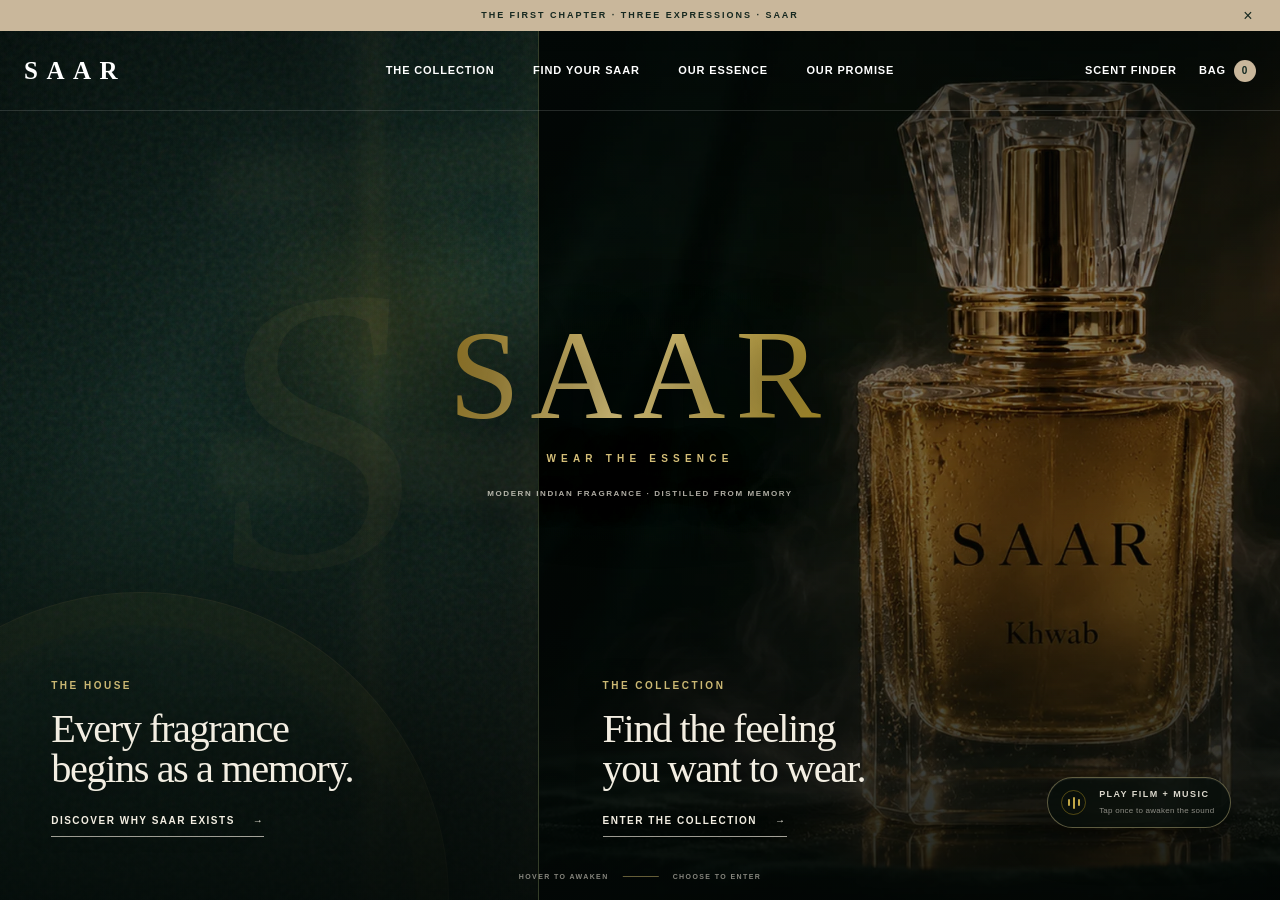
<file: index.html>
<!doctype html>
<html lang="en">
  <head>
    <meta charset="UTF-8" />
    <meta name="viewport" content="width=device-width, initial-scale=1.0" />
    <meta name="theme-color" content="#071713" />
    <meta name="robots" content="noindex, nofollow" />
    <meta
      name="description"
      content="Enter SAAR, a modern Indian fragrance house built around memory, feeling and intent."
    />
    <meta property="og:title" content="SAAR — Wear the Essence" />
    <meta
      property="og:description"
      content="Discover the House of SAAR or enter the fragrance collection."
    />
    <meta property="og:type" content="website" />
    <title>SAAR — Wear the Essence</title>
    <link rel="icon" href="./assets/favicon.svg" type="image/svg+xml" />
    <link rel="preload" href="./assets/saar-khwab-entry-poster.webp" as="image" fetchpriority="high" />
    <link rel="stylesheet" href="./assets/styles.css" />
    <script id="saar-commerce-config" type="application/json">
      {
        "platform": "shopify",
        "collectionPath": "/collections/all",
        "cartPath": "/cart",
        "productPath": "/products/"
      }
    </script>
    <script src="./assets/entry.js" defer></script>
  </head>

  <body class="entry-only">
    <a class="skip-link" href="#entry-content">Skip to entrance</a>

    <div class="announcement" role="note">
      <p>THE FIRST CHAPTER · THREE EXPRESSIONS · SAAR</p>
      <button class="announcement__close" type="button" aria-label="Close announcement">×</button>
    </div>

    <header class="site-header" id="site-header">
      <a class="wordmark" href="./" aria-label="SAAR entrance">SAAR</a>

      <nav class="desktop-nav" aria-label="Primary navigation">
        <a href="./collection/">The collection</a>
        <a href="./collection/#finder">Find your SAAR</a>
        <a href="./house/">Our essence</a>
        <a href="./collection/#proof">Our promise</a>
      </nav>

      <div class="header-actions">
        <a class="text-button header-find" href="./collection/#finder">Scent finder</a>
        <a class="bag-button" href="./collection/?bag=open" aria-label="Open bag">
          Bag <span class="bag-count">0</span>
        </a>
        <button
          class="menu-button"
          type="button"
          aria-label="Open menu"
          aria-expanded="false"
          aria-controls="mobile-menu"
        >
          <span></span><span></span>
        </button>
      </div>
    </header>

    <div class="mobile-menu" id="mobile-menu" aria-hidden="true">
      <div class="mobile-menu__inner">
        <p class="eyebrow">Explore SAAR</p>
        <nav aria-label="Mobile navigation">
          <a href="./collection/">The collection <span>01</span></a>
          <a href="./collection/#finder">Find your SAAR <span>02</span></a>
          <a href="./house/">Our essence <span>03</span></a>
          <a href="./collection/#proof">Our promise <span>04</span></a>
        </nav>
        <p class="mobile-menu__note">Three moods. One essence.</p>
      </div>
    </div>

    <main id="entry-content">
      <section class="entry-hero" aria-labelledby="entry-title" data-entry-hero>
        <h1 class="sr-only" id="entry-title">Modern Indian fragrance, distilled from memory.</h1>

        <div class="entry-panels" data-entry-panels>
          <a
            class="entry-panel entry-panel--house"
            href="./house/"
            data-entry-panel="house"
            aria-label="Discover the House of SAAR"
          >
            <span class="entry-house__velvet" aria-hidden="true"></span>
            <span class="entry-house__window" aria-hidden="true"></span>
            <span class="entry-house__brass" aria-hidden="true"></span>
            <span class="entry-house__monogram" aria-hidden="true">S</span>
            <span class="entry-panel__shade" aria-hidden="true"></span>
            <span class="entry-panel__content">
              <span class="entry-panel__eyebrow">THE HOUSE</span>
              <strong>Every fragrance<br />begins as a memory.</strong>
              <span class="entry-panel__link">Discover why SAAR exists <i aria-hidden="true">→</i></span>
            </span>
          </a>

          <a
            class="entry-panel entry-panel--collection"
            href="./collection/"
            data-entry-panel="collection"
            data-shopify-route="/collections/all"
            aria-label="Enter the SAAR fragrance collection"
          >
            <video
              class="entry-panel__video"
              data-entry-video
              muted
              loop
              playsinline
              preload="metadata"
              poster="./assets/saar-khwab-entry-poster.webp"
              aria-hidden="true"
            >
              <source src="./assets/saar-khwab-entry.mp4" type="video/mp4" />
            </video>
            <span class="entry-panel__shade" aria-hidden="true"></span>
            <span class="entry-panel__content">
              <span class="entry-panel__eyebrow">THE COLLECTION</span>
              <strong>Find the feeling<br />you want to wear.</strong>
              <span class="entry-panel__link">Enter the collection <i aria-hidden="true">→</i></span>
            </span>
          </a>
        </div>

        <div class="entry-brand" aria-hidden="true">
          <span class="entry-brand__word">SAAR</span>
          <span class="entry-brand__tagline">WEAR THE ESSENCE</span>
          <span class="entry-brand__statement">MODERN INDIAN FRAGRANCE · DISTILLED FROM MEMORY</span>
        </div>

        <button
          class="entry-sound"
          type="button"
          data-entry-sound
          aria-pressed="false"
          aria-label="Play the SAAR film with music"
        >
          <span class="entry-sound__icon" aria-hidden="true">
            <i></i><i></i><i></i>
          </span>
          <span class="entry-sound__copy">
            <b data-entry-sound-label>Play film + music</b>
            <small>Tap once to awaken the sound</small>
          </span>
        </button>

        <div class="entry-guide" aria-hidden="true">
          <span>HOVER TO AWAKEN</span>
          <i></i>
          <span>CHOOSE TO ENTER</span>
        </div>
      </section>
    </main>
  </body>
</html>
</file>
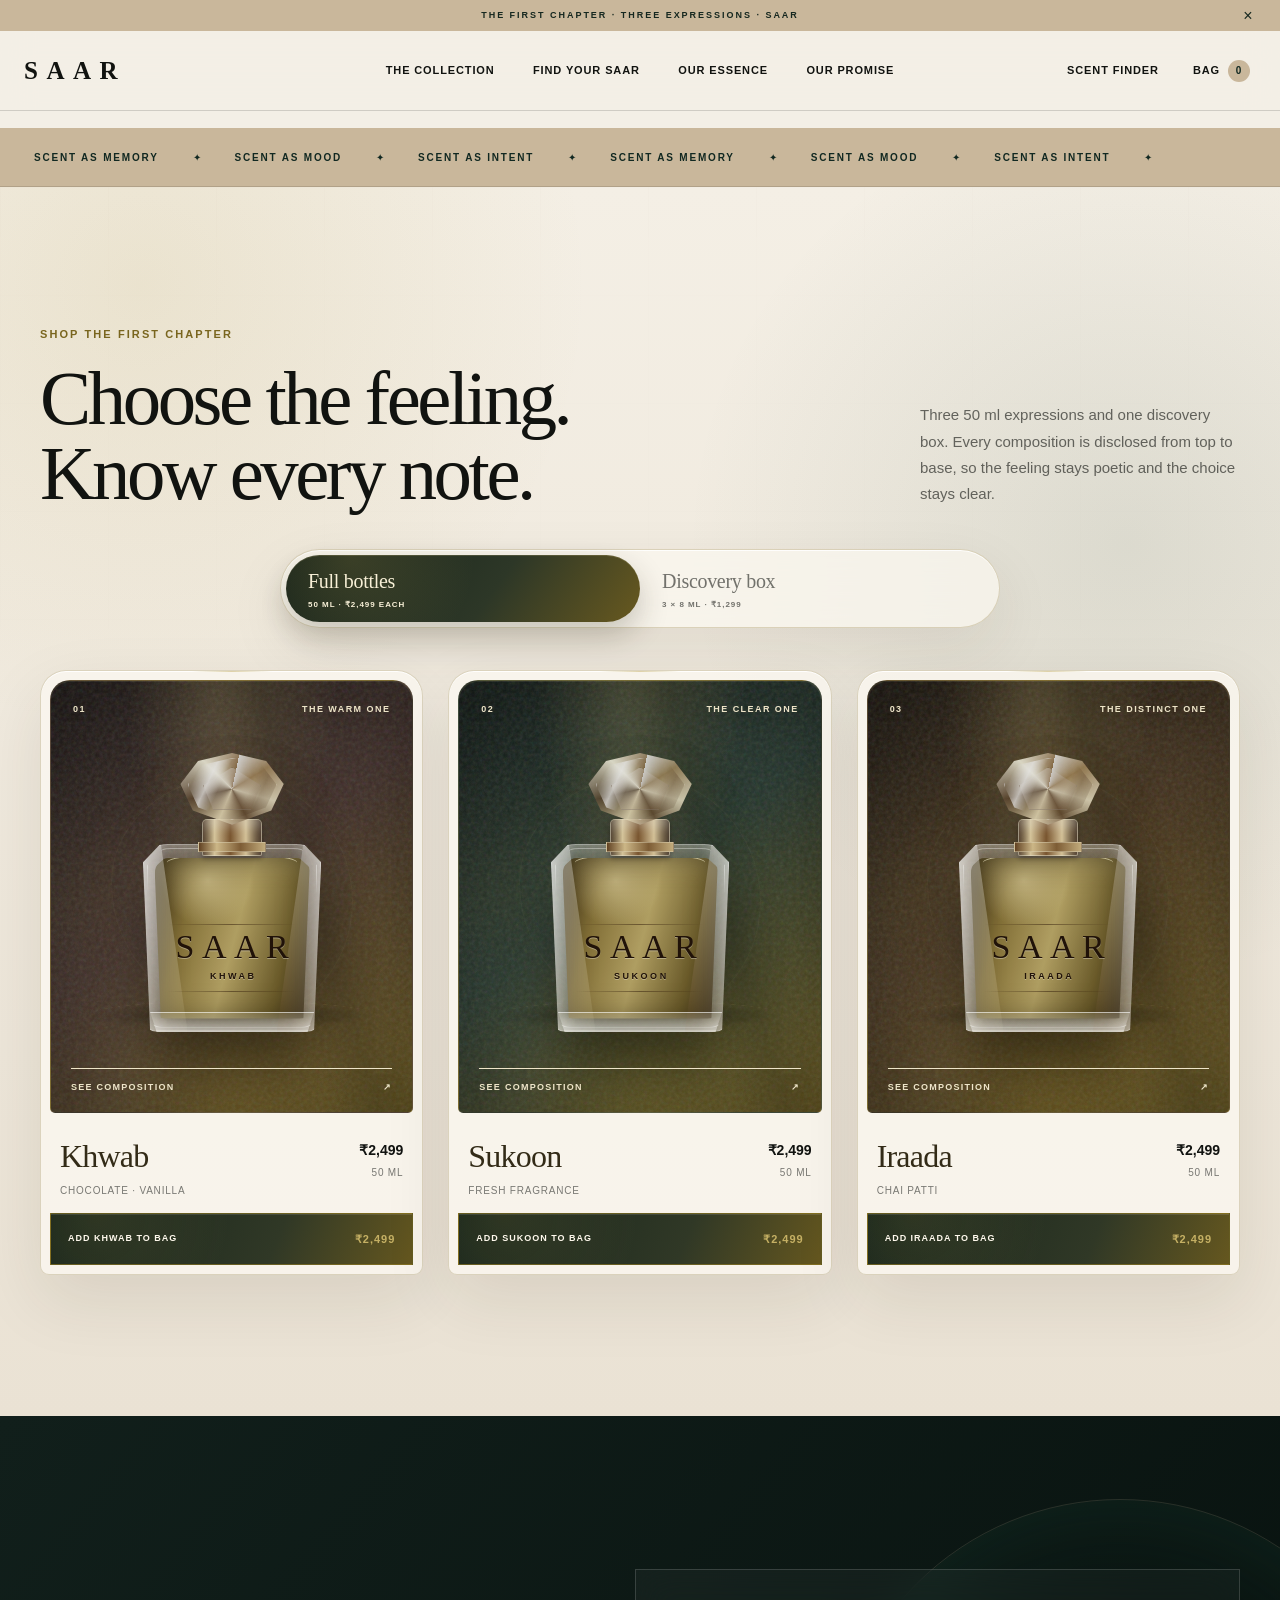
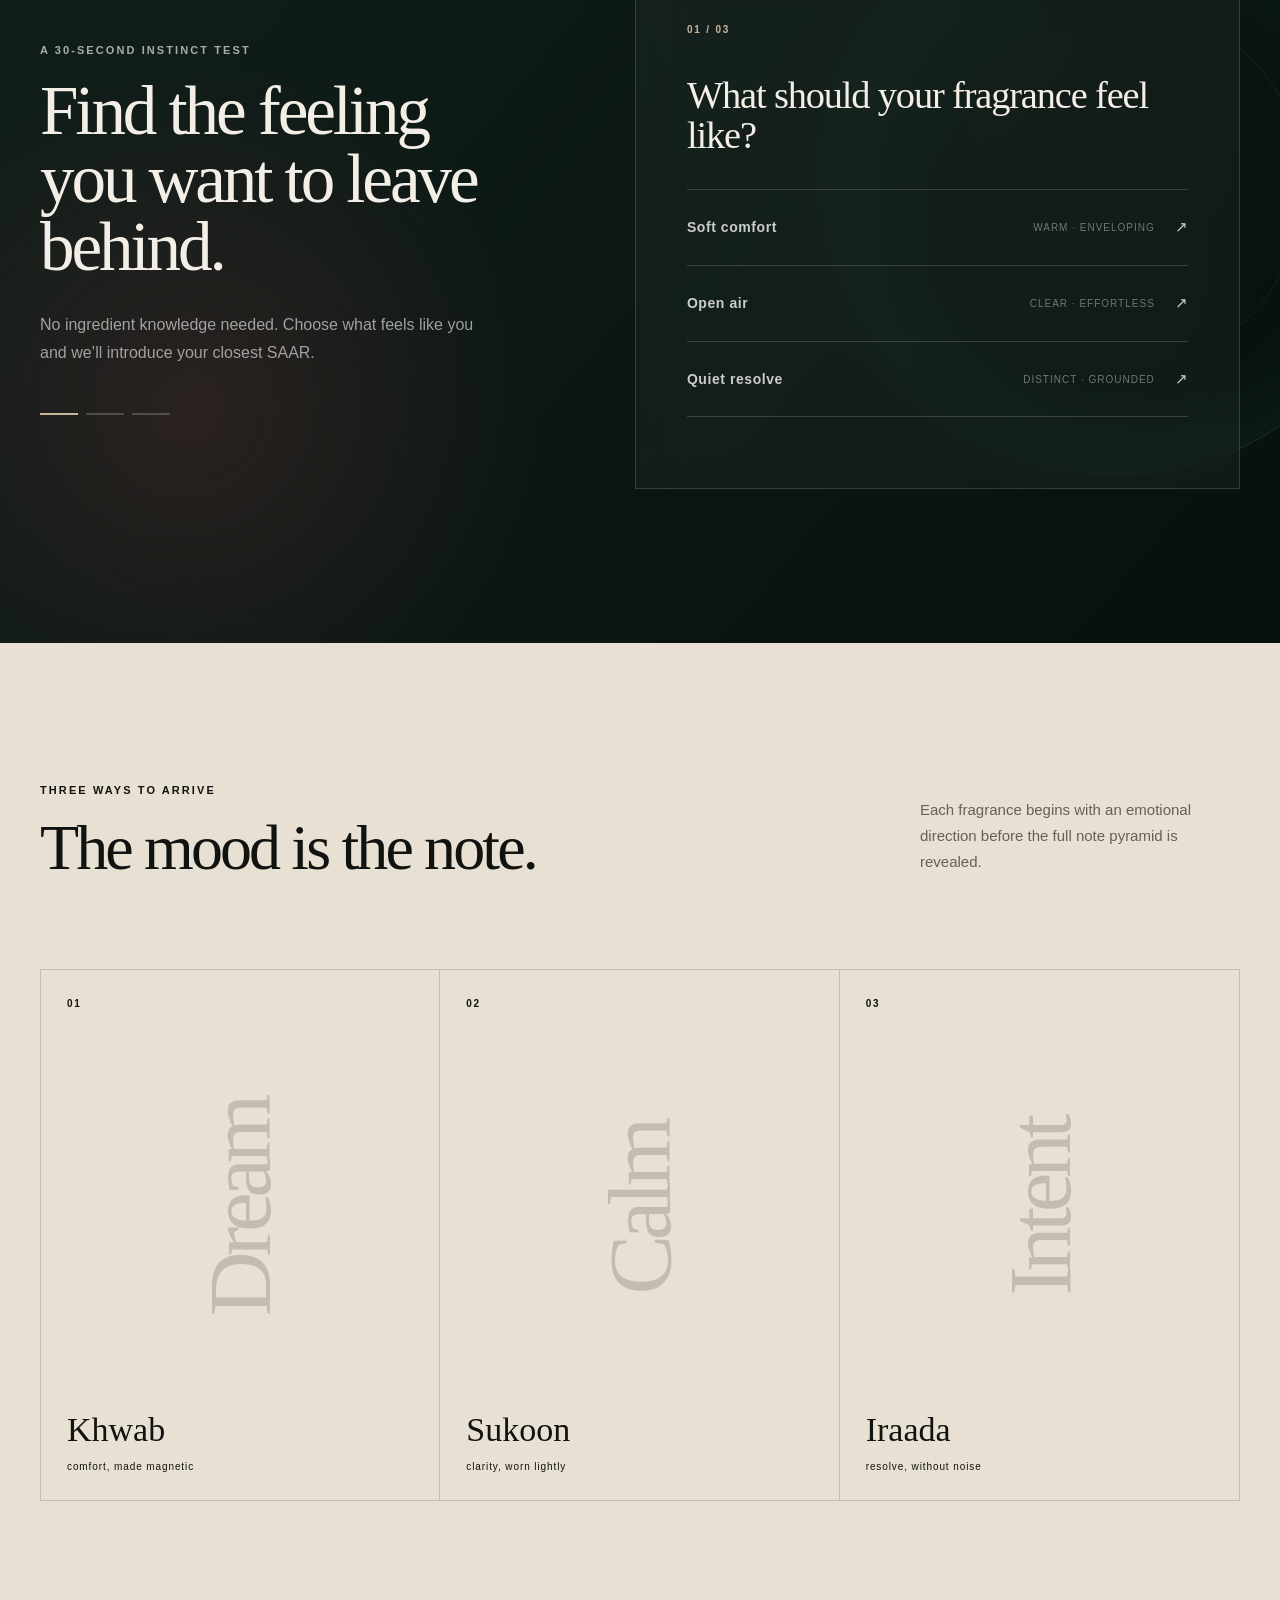
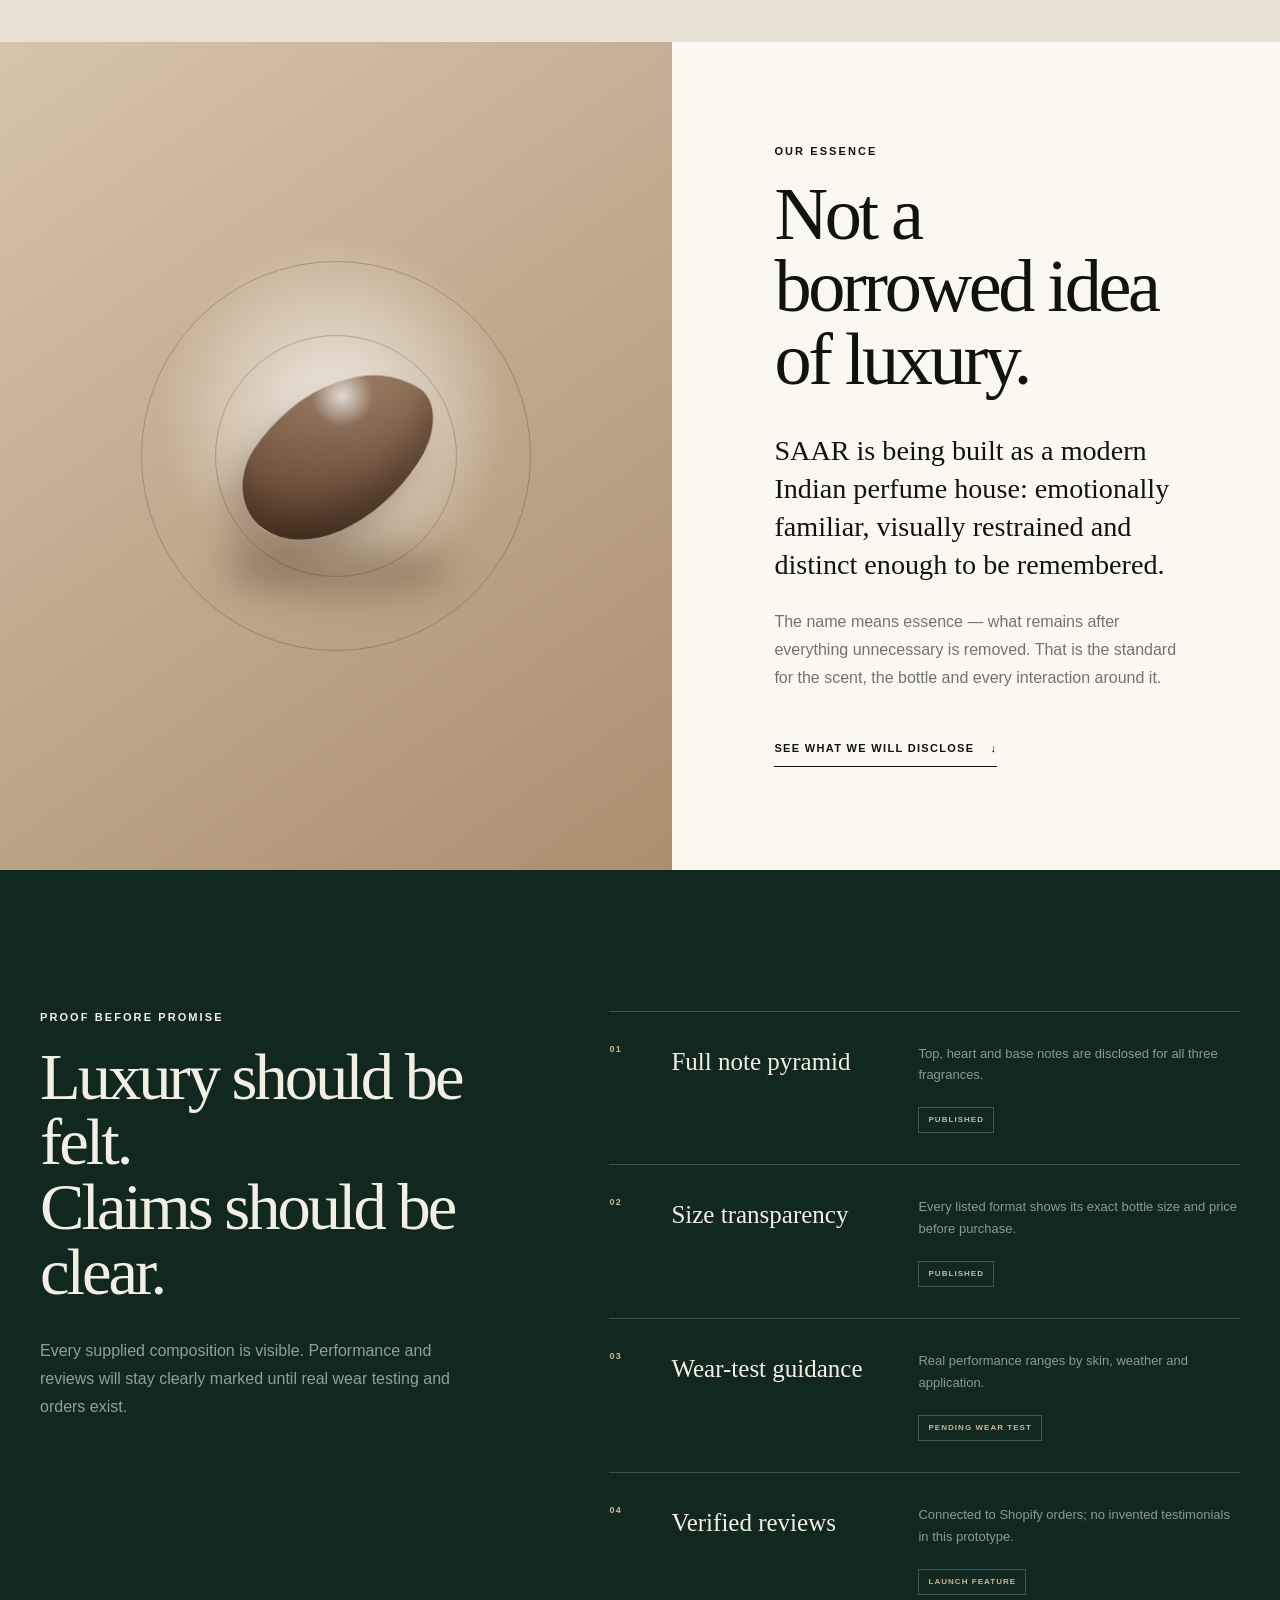
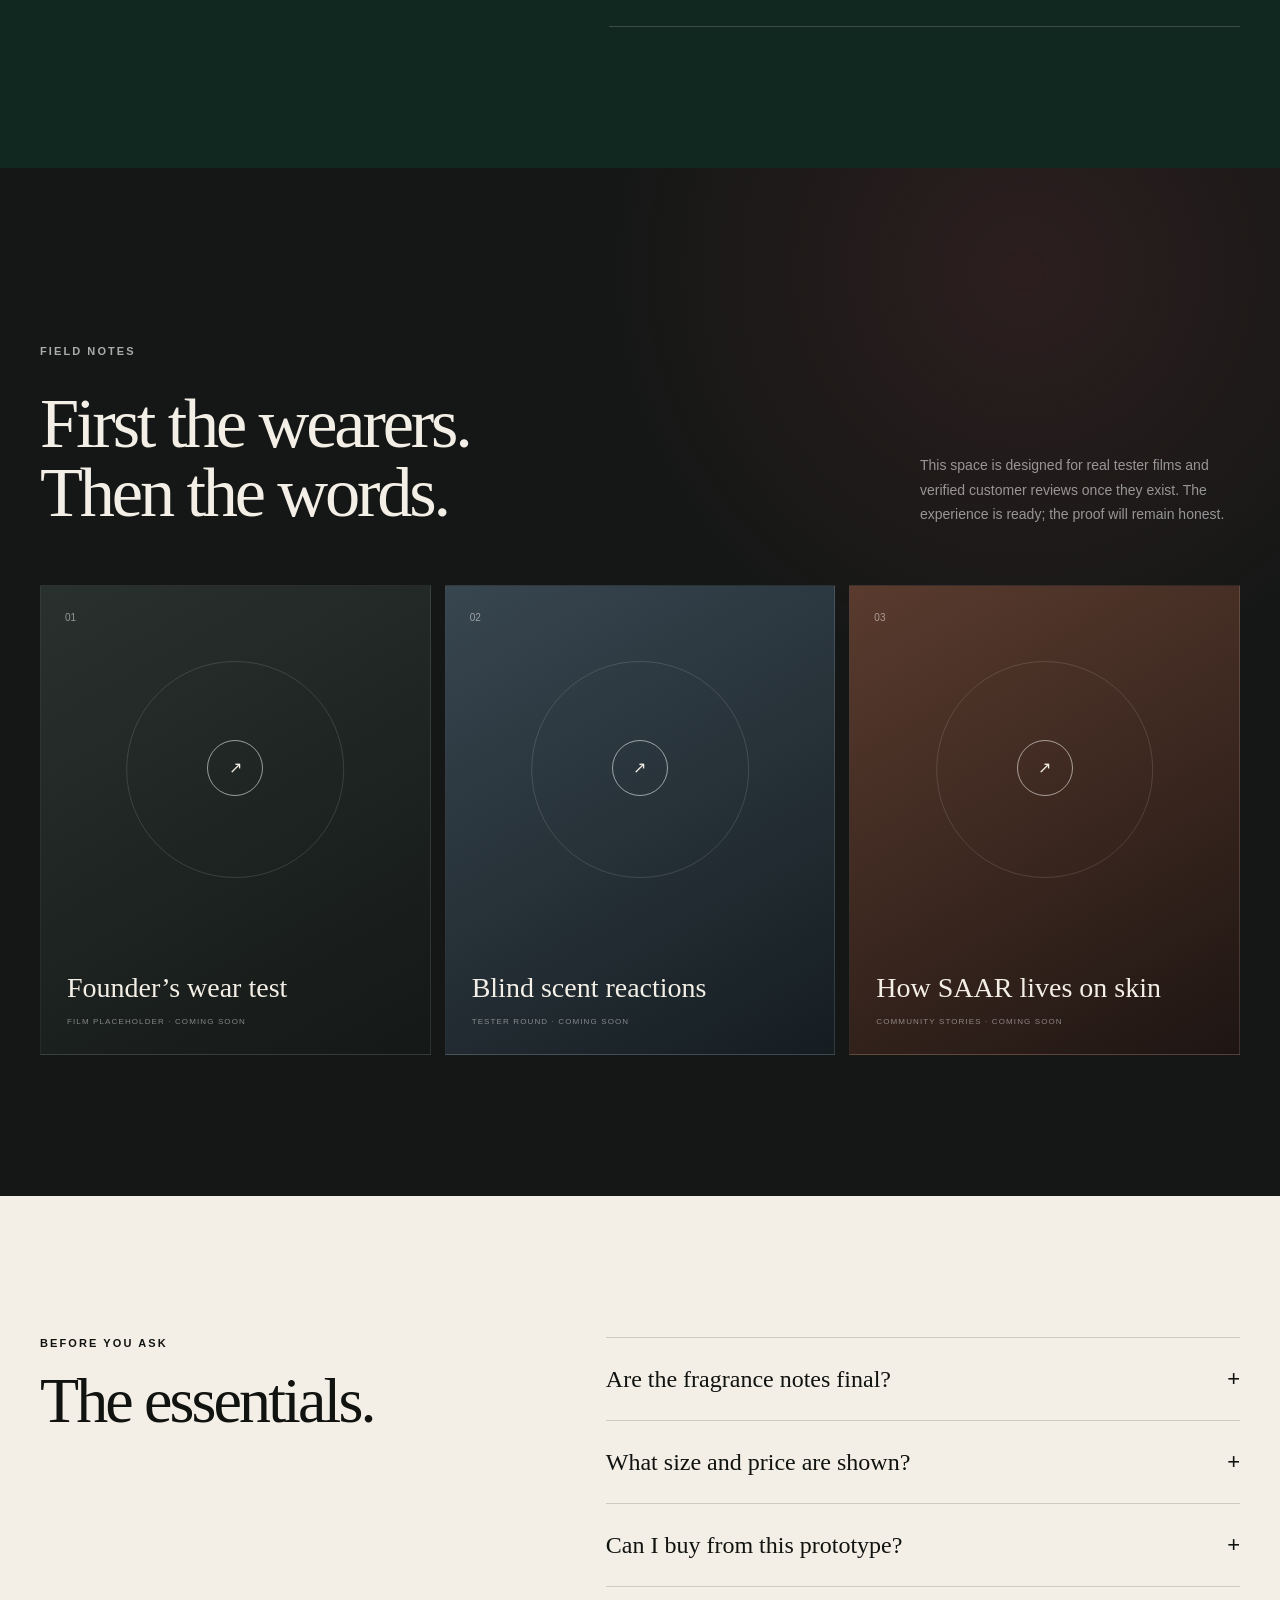
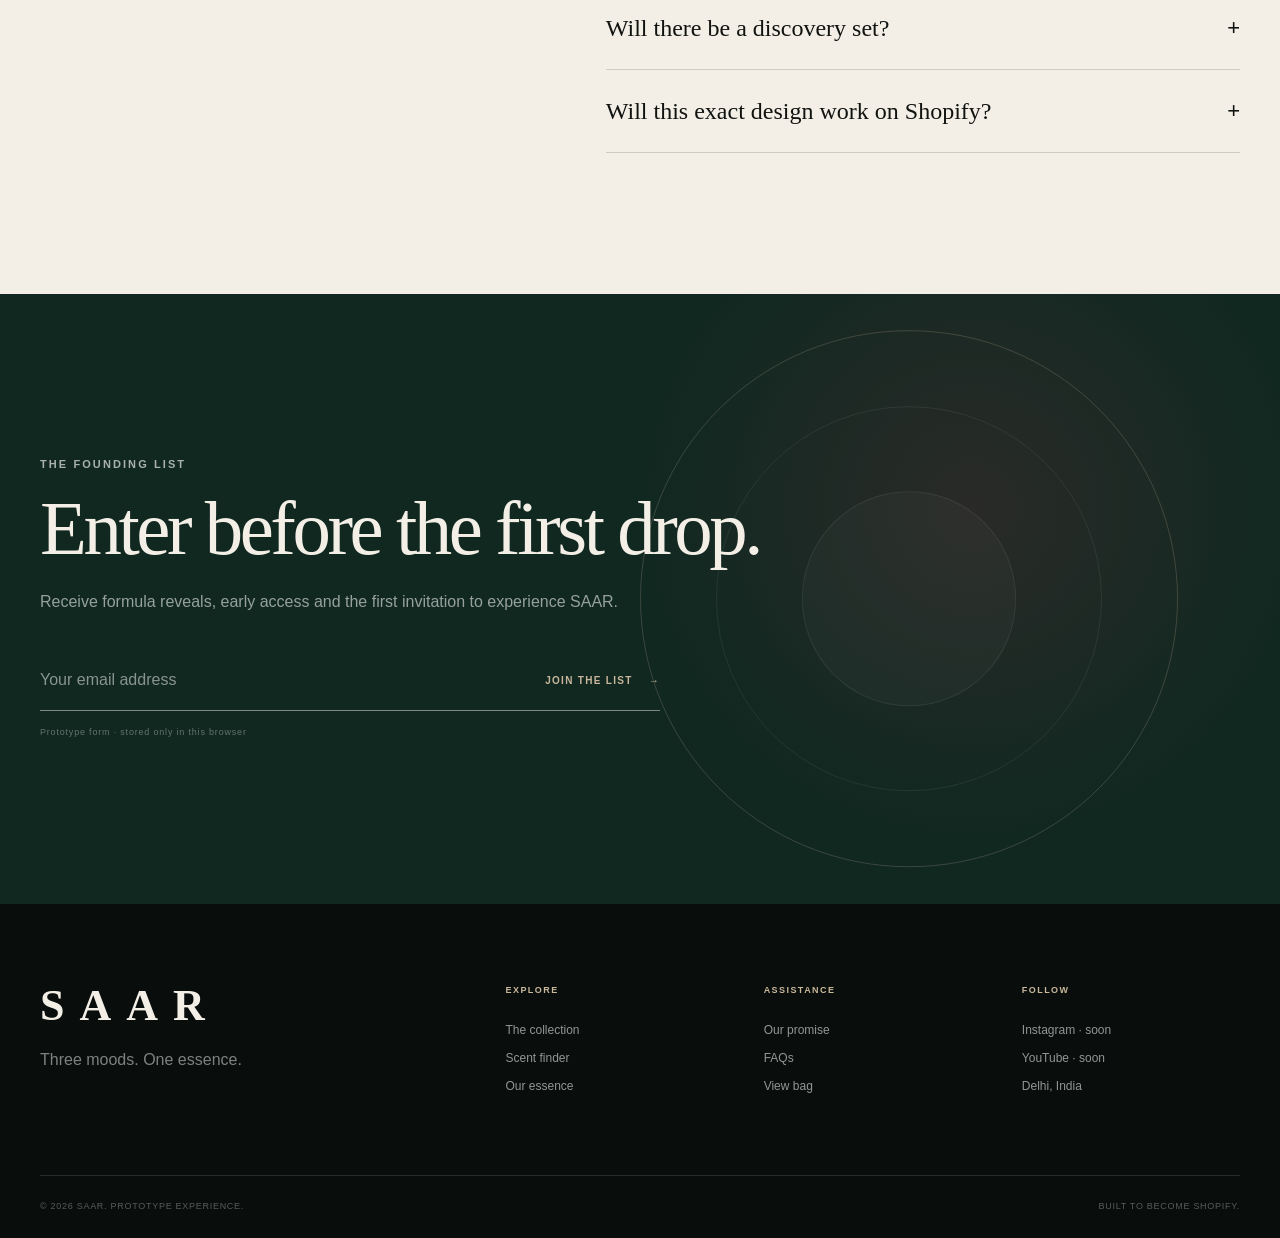
<file: collection/index.html>
<!doctype html>
<html lang="en">
  <head>
    <meta charset="UTF-8" />
    <meta name="viewport" content="width=device-width, initial-scale=1.0" />
    <base href="../" />
    <meta name="theme-color" content="#112821" />
    <meta name="robots" content="noindex, nofollow" />
    <meta
      name="description"
      content="Meet the first three expressions from SAAR: Khwab, Sukoon and Iraada. A private experience prototype for a modern Indian perfume house."
    />
    <meta property="og:title" content="SAAR — What remains is SAAR" />
    <meta
      property="og:description"
      content="Three moods. One essence. Explore the first chapter of SAAR."
    />
    <meta property="og:type" content="website" />
    <title>The Collection — SAAR</title>
    <link rel="icon" href="./assets/favicon.svg" type="image/svg+xml" />
    <link rel="stylesheet" href="./assets/styles.css" />
    <script id="saar-commerce-config" type="application/json">
      {
        "platform": "shopify",
        "prototypeCollectionTarget": "#collection",
        "collectionPath": "/collections/all",
        "cartPath": "/cart",
        "productPath": "/products/"
      }
    </script>
    <script src="./assets/app.js" defer></script>
  </head>

  <body class="subpage subpage--collection">
    <a class="skip-link" href="collection/#main-content">Skip to content</a>

    <div class="announcement" role="note">
      <p>THE FIRST CHAPTER · THREE EXPRESSIONS · SAAR</p>
      <button class="announcement__close" type="button" aria-label="Close announcement">×</button>
    </div>

    <header class="site-header" id="site-header">
      <a class="wordmark" href="./" aria-label="SAAR entrance">SAAR</a>

      <nav class="desktop-nav" aria-label="Primary navigation">
        <a href="collection/">The collection</a>
        <a href="collection/#finder">Find your SAAR</a>
        <a href="house/">Our essence</a>
        <a href="collection/#proof">Our promise</a>
      </nav>

      <div class="header-actions">
        <button class="text-button header-find" type="button" data-scroll-to="finder">
          Scent finder
        </button>
        <button class="bag-button" type="button" data-cart-open aria-label="Open bag">
          Bag <span class="bag-count" data-cart-count>0</span>
        </button>
        <button
          class="menu-button"
          type="button"
          aria-label="Open menu"
          aria-expanded="false"
          aria-controls="mobile-menu"
        >
          <span></span><span></span>
        </button>
      </div>
    </header>

    <div class="mobile-menu" id="mobile-menu" aria-hidden="true">
      <div class="mobile-menu__inner">
        <p class="eyebrow">Explore SAAR</p>
        <nav aria-label="Mobile navigation">
          <a href="collection/">The collection <span>01</span></a>
          <a href="collection/#finder">Find your SAAR <span>02</span></a>
          <a href="house/">Our essence <span>03</span></a>
          <a href="collection/#proof">Our promise <span>04</span></a>
        </nav>
        <p class="mobile-menu__note">Three moods. One essence.</p>
      </div>
    </div>

    <main id="main-content">
      <section class="entry-hero" id="home" aria-labelledby="entry-title" data-entry-hero>
        <h1 class="sr-only" id="entry-title">Modern Indian fragrance, distilled from memory.</h1>

        <div class="entry-panels" data-entry-panels>
          <a
            class="entry-panel entry-panel--house"
            href="house/"
            data-entry-panel="house"
            aria-label="Discover the House of SAAR"
          >
            <span class="entry-house__velvet" aria-hidden="true"></span>
            <span class="entry-house__window" aria-hidden="true"></span>
            <span class="entry-house__brass" aria-hidden="true"></span>
            <span class="entry-house__monogram" aria-hidden="true">S</span>
            <span class="entry-panel__shade" aria-hidden="true"></span>
            <span class="entry-panel__content">
              <span class="entry-panel__eyebrow">THE HOUSE</span>
              <strong>Every fragrance<br />begins as a memory.</strong>
              <span class="entry-panel__link">Discover why SAAR exists <i aria-hidden="true">→</i></span>
            </span>
          </a>

          <a
            class="entry-panel entry-panel--collection"
            href="collection/"
            data-entry-panel="collection"
            data-shopify-route="/collections/all"
            aria-label="Shop the SAAR fragrance collection"
          >
            <video
              class="entry-panel__video"
              data-entry-video
              muted
              loop
              playsinline
              preload="metadata"
              poster="./assets/saar-khwab-entry-poster.webp"
              aria-hidden="true"
            >
              <source src="./assets/saar-khwab-entry.mp4" type="video/mp4" />
            </video>
            <span class="entry-panel__shade" aria-hidden="true"></span>
            <span class="entry-panel__content">
              <span class="entry-panel__eyebrow">THE COLLECTION</span>
              <strong>Find the feeling<br />you want to wear.</strong>
              <span class="entry-panel__link">Shop the collection <i aria-hidden="true">→</i></span>
            </span>
          </a>
        </div>

        <div class="entry-brand" aria-hidden="true">
          <span class="entry-brand__word">SAAR</span>
          <span class="entry-brand__tagline">WEAR THE ESSENCE</span>
          <span class="entry-brand__statement">MODERN INDIAN FRAGRANCE · DISTILLED FROM MEMORY</span>
        </div>

        <div class="entry-guide" aria-hidden="true">
          <span>HOVER TO AWAKEN</span>
          <i></i>
          <span>SCROLL TO ENTER</span>
        </div>
      </section>

      <div class="ticker" aria-label="Brand statement">
        <div class="ticker__track">
          <span>SCENT AS MEMORY</span><i>✦</i><span>SCENT AS MOOD</span><i>✦</i><span>SCENT AS INTENT</span><i>✦</i>
          <span aria-hidden="true">SCENT AS MEMORY</span><i aria-hidden="true">✦</i><span aria-hidden="true">SCENT AS MOOD</span><i aria-hidden="true">✦</i><span aria-hidden="true">SCENT AS INTENT</span><i aria-hidden="true">✦</i>
        </div>
      </div>

      <section class="collection section" id="collection" aria-labelledby="collection-title">
        <div class="shell">
          <div class="section-heading shop-heading reveal">
            <div>
              <p class="eyebrow">SHOP THE FIRST CHAPTER</p>
              <h2 id="collection-title">Choose the feeling.<br />Know every note.</h2>
            </div>
            <p>
              Three 50 ml expressions and one discovery box. Every composition is disclosed from
              top to base, so the feeling stays poetic and the choice stays clear.
            </p>
          </div>

          <div class="shop-switch reveal" role="group" aria-label="Choose a shopping format">
            <button class="is-active" type="button" data-shop-view="full" aria-pressed="true">
              <span>Full bottles</span><small>50 ml · ₹2,499 each</small>
            </button>
            <button type="button" data-shop-view="discovery" aria-pressed="false">
              <span>Discovery box</span><small>3 × 8 ml · ₹1,299</small>
            </button>
          </div>

          <div class="shop-panel is-active" data-shop-panel="full">
            <div class="product-grid">
              <article class="product-card product-card--khwab reveal" data-product-card="khwab">
                <button class="product-card__visual" type="button" data-product="khwab" aria-label="Open Khwab details">
                  <span class="product-card__number">01</span>
                  <span class="product-card__mood">THE WARM ONE</span>
                  <span class="product-card__aura" aria-hidden="true"></span>
                  <span class="product-card__beam" aria-hidden="true"></span>
                  <span class="product-card__surface" aria-hidden="true"></span>
                  <span class="crystal-bottle crystal-bottle--khwab" aria-hidden="true">
                    <span class="crystal-bottle__float">
                      <span class="crystal-bottle__cap"><span class="crystal-bottle__cap-core"></span></span>
                      <span class="crystal-bottle__neck"></span>
                      <span class="crystal-bottle__glass">
                        <span class="crystal-bottle__liquid"></span>
                        <span class="crystal-bottle__facet crystal-bottle__facet--left"></span>
                        <span class="crystal-bottle__facet crystal-bottle__facet--right"></span>
                        <span class="crystal-bottle__shine"></span>
                        <span class="crystal-bottle__label"><b>SAAR</b><small>KHWAB</small></span>
                      </span>
                      <span class="crystal-bottle__base"></span>
                    </span>
                  </span>
                  <span class="product-card__notes-preview">
                    <span><small>Top</small> Oud · Vanilla · Saffron</span>
                    <span><small>Heart</small> Chocolate · Caramel</span>
                    <span><small>Base</small> Sandalwood · White Musk</span>
                  </span>
                  <span class="product-card__explore">See composition <span>↗</span></span>
                </button>
                <div class="product-card__meta">
                  <div>
                    <h3>Khwab</h3>
                    <p>chocolate · vanilla</p>
                  </div>
                  <div class="product-card__price">
                    <strong>₹2,499</strong>
                    <small>50 ml</small>
                  </div>
                </div>
                <button class="shop-add" type="button" data-add="khwab" data-shopify-handle="khwab">
                  <span>Add Khwab to bag</span><strong>₹2,499</strong>
                </button>
              </article>

              <article class="product-card product-card--sukoon reveal reveal--delay" data-product-card="sukoon">
                <button class="product-card__visual" type="button" data-product="sukoon" aria-label="Open Sukoon details">
                  <span class="product-card__number">02</span>
                  <span class="product-card__mood">THE CLEAR ONE</span>
                  <span class="product-card__aura" aria-hidden="true"></span>
                  <span class="product-card__beam" aria-hidden="true"></span>
                  <span class="product-card__surface" aria-hidden="true"></span>
                  <span class="crystal-bottle crystal-bottle--sukoon" aria-hidden="true">
                    <span class="crystal-bottle__float">
                      <span class="crystal-bottle__cap"><span class="crystal-bottle__cap-core"></span></span>
                      <span class="crystal-bottle__neck"></span>
                      <span class="crystal-bottle__glass">
                        <span class="crystal-bottle__liquid"></span>
                        <span class="crystal-bottle__facet crystal-bottle__facet--left"></span>
                        <span class="crystal-bottle__facet crystal-bottle__facet--right"></span>
                        <span class="crystal-bottle__shine"></span>
                        <span class="crystal-bottle__label"><b>SAAR</b><small>SUKOON</small></span>
                      </span>
                      <span class="crystal-bottle__base"></span>
                    </span>
                  </span>
                  <span class="product-card__notes-preview">
                    <span><small>Top</small> Grapefruit · Lemon · Saffron</span>
                    <span><small>Heart</small> Patchouli · Sandalwood</span>
                    <span><small>Base</small> Amber · Mint · Woods</span>
                  </span>
                  <span class="product-card__explore">See composition <span>↗</span></span>
                </button>
                <div class="product-card__meta">
                  <div>
                    <h3>Sukoon</h3>
                    <p>fresh fragrance</p>
                  </div>
                  <div class="product-card__price">
                    <strong>₹2,499</strong>
                    <small>50 ml</small>
                  </div>
                </div>
                <button class="shop-add" type="button" data-add="sukoon" data-shopify-handle="sukoon">
                  <span>Add Sukoon to bag</span><strong>₹2,499</strong>
                </button>
              </article>

              <article class="product-card product-card--iraada reveal reveal--delay-2" data-product-card="iraada">
                <button class="product-card__visual" type="button" data-product="iraada" aria-label="Open Iraada details">
                  <span class="product-card__number">03</span>
                  <span class="product-card__mood">THE DISTINCT ONE</span>
                  <span class="product-card__aura" aria-hidden="true"></span>
                  <span class="product-card__beam" aria-hidden="true"></span>
                  <span class="product-card__surface" aria-hidden="true"></span>
                  <span class="crystal-bottle crystal-bottle--iraada" aria-hidden="true">
                    <span class="crystal-bottle__float">
                      <span class="crystal-bottle__cap"><span class="crystal-bottle__cap-core"></span></span>
                      <span class="crystal-bottle__neck"></span>
                      <span class="crystal-bottle__glass">
                        <span class="crystal-bottle__liquid"></span>
                        <span class="crystal-bottle__facet crystal-bottle__facet--left"></span>
                        <span class="crystal-bottle__facet crystal-bottle__facet--right"></span>
                        <span class="crystal-bottle__shine"></span>
                        <span class="crystal-bottle__label"><b>SAAR</b><small>IRAADA</small></span>
                      </span>
                      <span class="crystal-bottle__base"></span>
                    </span>
                  </span>
                  <span class="product-card__notes-preview">
                    <span><small>Top</small> Almond · Spices · Lime</span>
                    <span><small>Heart</small> Rose · Incense · Cherry</span>
                    <span><small>Base</small> Leather · Tonka · Vetiver</span>
                  </span>
                  <span class="product-card__explore">See composition <span>↗</span></span>
                </button>
                <div class="product-card__meta">
                  <div>
                    <h3>Iraada</h3>
                    <p>chai patti</p>
                  </div>
                  <div class="product-card__price">
                    <strong>₹2,499</strong>
                    <small>50 ml</small>
                  </div>
                </div>
                <button class="shop-add" type="button" data-add="iraada" data-shopify-handle="iraada">
                  <span>Add Iraada to bag</span><strong>₹2,499</strong>
                </button>
              </article>
            </div>
          </div>

          <div class="shop-panel" data-shop-panel="discovery" hidden>
            <article class="discovery-offer">
              <div class="discovery-offer__visual">
                <span class="discovery-offer__badge">THE FIRST THREE</span>
                <span class="discovery-offer__orbit" aria-hidden="true"></span>
                <img src="./assets/saar-discovery-8ml.webp" alt="SAAR 8 ml perfume bottle format" decoding="async" />
                <small>Final box contains Khwab, Sukoon and Iraada</small>
              </div>
              <div class="discovery-offer__content">
                <p class="eyebrow">DISCOVER BEFORE YOU COMMIT</p>
                <h3>The First Three</h3>
                <p class="discovery-offer__lead">
                  One box. Three complete moods. Wear every expression on skin before choosing the
                  full bottle that stays with you.
                </p>
                <div class="discovery-scents">
                  <span><b>01</b><strong>Khwab</strong><small>Chocolate · Vanilla</small></span>
                  <span><b>02</b><strong>Sukoon</strong><small>Fresh fragrance</small></span>
                  <span><b>03</b><strong>Iraada</strong><small>Chai patti</small></span>
                </div>
                <div class="discovery-offer__purchase">
                  <div><small>3 × 8 ml</small><strong>₹1,299</strong></div>
                  <button class="button button--light" type="button" data-add="discovery" data-shopify-handle="the-first-three">Add discovery box</button>
                </div>
              </div>
            </article>
          </div>
        </div>
      </section>

      <section class="finder" id="finder" aria-labelledby="finder-title">
        <div class="finder__glow" aria-hidden="true"></div>
        <div class="finder__inner shell">
          <div class="finder__intro reveal">
            <p class="eyebrow eyebrow--light">A 30-SECOND INSTINCT TEST</p>
            <h2 id="finder-title">Find the feeling<br />you want to leave behind.</h2>
            <p>
              No ingredient knowledge needed. Choose what feels like you and we’ll introduce your
              closest SAAR.
            </p>
            <div class="finder__progress" aria-hidden="true">
              <span class="is-active"></span><span></span><span></span>
            </div>
          </div>

          <div class="quiz reveal reveal--delay" data-quiz>
            <div class="quiz__step is-active" data-quiz-step="1">
              <p class="quiz__count">01 / 03</p>
              <h3>What should your fragrance feel like?</h3>
              <div class="quiz__options">
                <button type="button" data-quiz-answer="khwab"><span>Soft comfort</span><small>warm · enveloping</small></button>
                <button type="button" data-quiz-answer="sukoon"><span>Open air</span><small>clear · effortless</small></button>
                <button type="button" data-quiz-answer="iraada"><span>Quiet resolve</span><small>distinct · grounded</small></button>
              </div>
            </div>

            <div class="quiz__step" data-quiz-step="2" hidden>
              <p class="quiz__count">02 / 03</p>
              <h3>Where do you imagine wearing it most?</h3>
              <div class="quiz__options">
                <button type="button" data-quiz-answer="sukoon"><span>Bright mornings</span><small>easy · clean</small></button>
                <button type="button" data-quiz-answer="iraada"><span>Focused afternoons</span><small>composed · present</small></button>
                <button type="button" data-quiz-answer="khwab"><span>Slow evenings</span><small>close · magnetic</small></button>
              </div>
            </div>

            <div class="quiz__step" data-quiz-step="3" hidden>
              <p class="quiz__count">03 / 03</p>
              <h3>How should people remember your presence?</h3>
              <div class="quiz__options">
                <button type="button" data-quiz-answer="khwab"><span>Inviting</span><small>a soft pull</small></button>
                <button type="button" data-quiz-answer="sukoon"><span>Unforced</span><small>a clear calm</small></button>
                <button type="button" data-quiz-answer="iraada"><span>Unmistakable</span><small>a grounded signature</small></button>
              </div>
            </div>

            <div class="quiz__result" data-quiz-result hidden aria-live="polite">
              <p class="quiz__count">YOUR SAAR</p>
              <div class="quiz__result-layout">
                <div class="quiz__mini-bottle" data-result-visual></div>
                <div>
                  <p class="eyebrow">THE CLOSEST MATCH</p>
                  <h3 data-result-name>Sukoon</h3>
                  <p data-result-copy></p>
                  <div class="quiz__result-actions">
                    <button class="button button--light" type="button" data-result-view>Meet this scent</button>
                    <button class="link-button link-button--light" type="button" data-quiz-reset>Retake</button>
                  </div>
                </div>
              </div>
            </div>
          </div>
        </div>
      </section>

      <section class="moods section" aria-labelledby="moods-title">
        <div class="shell">
          <div class="section-heading section-heading--compact reveal">
            <div>
              <p class="eyebrow">THREE WAYS TO ARRIVE</p>
              <h2 id="moods-title">The mood is the note.</h2>
            </div>
            <p>Each fragrance begins with an emotional direction before the full note pyramid is revealed.</p>
          </div>

          <div class="mood-panels">
            <button class="mood-panel mood-panel--khwab reveal" type="button" data-product="khwab">
              <span class="mood-panel__index">01</span>
              <span class="mood-panel__word">Dream</span>
              <span class="mood-panel__body"><strong>Khwab</strong><small>comfort, made magnetic</small></span>
            </button>
            <button class="mood-panel mood-panel--sukoon reveal reveal--delay" type="button" data-product="sukoon">
              <span class="mood-panel__index">02</span>
              <span class="mood-panel__word">Calm</span>
              <span class="mood-panel__body"><strong>Sukoon</strong><small>clarity, worn lightly</small></span>
            </button>
            <button class="mood-panel mood-panel--iraada reveal reveal--delay-2" type="button" data-product="iraada">
              <span class="mood-panel__index">03</span>
              <span class="mood-panel__word">Intent</span>
              <span class="mood-panel__body"><strong>Iraada</strong><small>resolve, without noise</small></span>
            </button>
          </div>
        </div>
      </section>

      <section class="essence" id="essence" aria-labelledby="essence-title">
        <div class="essence__image reveal" aria-hidden="true">
          <span class="essence__ring essence__ring--one"></span>
          <span class="essence__ring essence__ring--two"></span>
          <span class="essence__drop"></span>
          <span class="essence__shadow"></span>
        </div>
        <div class="essence__copy reveal reveal--delay">
          <p class="eyebrow">OUR ESSENCE</p>
          <h2 id="essence-title">Not a borrowed idea of luxury.</h2>
          <p class="essence__lead">
            SAAR is being built as a modern Indian perfume house: emotionally familiar, visually
            restrained and distinct enough to be remembered.
          </p>
          <p>
            The name means essence — what remains after everything unnecessary is removed. That is
            the standard for the scent, the bottle and every interaction around it.
          </p>
          <a class="link-button" href="collection/#proof">See what we will disclose <span>↓</span></a>
        </div>
      </section>

      <section class="proof section" id="proof" aria-labelledby="proof-title">
        <div class="shell">
          <div class="proof__heading reveal">
            <p class="eyebrow">PROOF BEFORE PROMISE</p>
            <h2 id="proof-title">Luxury should be felt.<br />Claims should be clear.</h2>
            <p>Every supplied composition is visible. Performance and reviews will stay clearly marked until real wear testing and orders exist.</p>
          </div>

          <div class="proof-list">
            <div class="proof-row reveal">
              <span>01</span>
              <h3>Full note pyramid</h3>
              <p>Top, heart and base notes are disclosed for all three fragrances.</p>
              <strong>Published</strong>
            </div>
            <div class="proof-row reveal">
              <span>02</span>
              <h3>Size transparency</h3>
              <p>Every listed format shows its exact bottle size and price before purchase.</p>
              <strong>Published</strong>
            </div>
            <div class="proof-row reveal">
              <span>03</span>
              <h3>Wear-test guidance</h3>
              <p>Real performance ranges by skin, weather and application.</p>
              <strong>Pending wear test</strong>
            </div>
            <div class="proof-row reveal">
              <span>04</span>
              <h3>Verified reviews</h3>
              <p>Connected to Shopify orders; no invented testimonials in this prototype.</p>
              <strong>Launch feature</strong>
            </div>
          </div>
        </div>
      </section>

      <section class="community" aria-labelledby="community-title">
        <div class="community__heading shell reveal">
          <p class="eyebrow eyebrow--light">FIELD NOTES</p>
          <h2 id="community-title">First the wearers.<br />Then the words.</h2>
          <p>
            This space is designed for real tester films and verified customer reviews once they
            exist. The experience is ready; the proof will remain honest.
          </p>
        </div>
        <div class="community__cards shell">
          <article class="community-card reveal">
            <span>01</span>
            <div class="community-card__play" aria-hidden="true">↗</div>
            <p>Founder’s wear test</p>
            <small>FILM PLACEHOLDER · COMING SOON</small>
          </article>
          <article class="community-card reveal reveal--delay">
            <span>02</span>
            <div class="community-card__play" aria-hidden="true">↗</div>
            <p>Blind scent reactions</p>
            <small>TESTER ROUND · COMING SOON</small>
          </article>
          <article class="community-card reveal reveal--delay-2">
            <span>03</span>
            <div class="community-card__play" aria-hidden="true">↗</div>
            <p>How SAAR lives on skin</p>
            <small>COMMUNITY STORIES · COMING SOON</small>
          </article>
        </div>
      </section>

      <section class="faq section shell" aria-labelledby="faq-title">
        <div class="faq__title reveal">
          <p class="eyebrow">BEFORE YOU ASK</p>
          <h2 id="faq-title">The essentials.</h2>
        </div>
        <div class="faq__items reveal reveal--delay">
          <details>
            <summary>Are the fragrance notes final?<span>+</span></summary>
            <p>The full compositions supplied for Khwab, Sukoon and Iraada are now shown in every product detail view, from top through heart to base.</p>
          </details>
          <details>
            <summary>What size and price are shown?<span>+</span></summary>
            <p>
              Each full bottle is 50 ml at ₹2,499. The discovery box contains all three fragrances in 8 ml bottles and is shown at ₹1,299.
            </p>
          </details>
          <details>
            <summary>Can I buy from this prototype?<span>+</span></summary>
            <p>
              You can explore, take the scent finder and test the bag experience. Payment is not
              active; Shopify checkout will replace the prototype checkout at launch.
            </p>
          </details>
          <details>
            <summary>Will there be a discovery set?<span>+</span></summary>
            <p>Yes. The First Three discovery box contains 3 × 8 ml bottles: Khwab, Sukoon and Iraada.</p>
          </details>
          <details>
            <summary>Will this exact design work on Shopify?<span>+</span></summary>
            <p>
              Yes. The prototype is deliberately section-based, and the product, cart, review and
              email interactions have direct Shopify equivalents.
            </p>
          </details>
        </div>
      </section>

      <section class="founders-list" aria-labelledby="list-title">
        <div class="founders-list__orb" aria-hidden="true"></div>
        <div class="founders-list__inner shell reveal">
          <p class="eyebrow eyebrow--light">THE FOUNDING LIST</p>
          <h2 id="list-title">Enter before the first drop.</h2>
          <p>Receive formula reveals, early access and the first invitation to experience SAAR.</p>
          <form class="signup-form" data-signup-form>
            <label class="sr-only" for="email">Email address</label>
            <input id="email" name="email" type="email" autocomplete="email" placeholder="Your email address" required />
            <button type="submit">Join the list <span aria-hidden="true">→</span></button>
          </form>
          <small>Prototype form · stored only in this browser</small>
        </div>
      </section>
    </main>

    <footer class="site-footer">
      <div class="site-footer__top shell">
        <div>
          <a class="wordmark wordmark--footer" href="./">SAAR</a>
          <p>Three moods. One essence.</p>
        </div>
        <div class="site-footer__links">
          <div>
            <p>EXPLORE</p>
            <a href="collection/">The collection</a>
            <a href="collection/#finder">Scent finder</a>
            <a href="house/">Our essence</a>
          </div>
          <div>
            <p>ASSISTANCE</p>
            <a href="collection/#proof">Our promise</a>
            <a href="collection/#faq-title">FAQs</a>
            <button type="button" data-cart-open>View bag</button>
          </div>
          <div>
            <p>FOLLOW</p>
            <span>Instagram · soon</span>
            <span>YouTube · soon</span>
            <span>Delhi, India</span>
          </div>
        </div>
      </div>
      <div class="site-footer__bottom shell">
        <p>© <span data-year></span> SAAR. Prototype experience.</p>
        <p>Built to become Shopify.</p>
      </div>
    </footer>

    <dialog class="product-dialog" data-product-dialog aria-labelledby="dialog-product-name">
      <button class="dialog-close" type="button" data-dialog-close aria-label="Close product details">×</button>
      <div class="product-dialog__visual" data-dialog-visual>
        <span class="dialog-index" data-dialog-index>01</span>
        <span class="dialog-orbit" aria-hidden="true"></span>
        <span class="crystal-bottle crystal-bottle--khwab crystal-bottle--dialog" data-dialog-bottle aria-hidden="true">
          <span class="crystal-bottle__float">
            <span class="crystal-bottle__cap"><span class="crystal-bottle__cap-core"></span></span>
            <span class="crystal-bottle__neck"></span>
            <span class="crystal-bottle__glass">
              <span class="crystal-bottle__liquid"></span>
              <span class="crystal-bottle__facet crystal-bottle__facet--left"></span>
              <span class="crystal-bottle__facet crystal-bottle__facet--right"></span>
              <span class="crystal-bottle__shine"></span>
              <span class="crystal-bottle__label"><b>SAAR</b><small data-dialog-label>KHWAB</small></span>
            </span>
            <span class="crystal-bottle__base"></span>
          </span>
        </span>
      </div>
      <div class="product-dialog__content">
        <p class="eyebrow" data-dialog-mood>THE WARM ONE</p>
        <h2 id="dialog-product-name" data-dialog-name>Khwab</h2>
        <p class="product-dialog__accord" data-dialog-accord>chocolate · vanilla</p>
        <p class="product-dialog__description" data-dialog-description></p>
        <div class="note-pyramid">
          <p>FRAGRANCE COMPOSITION</p>
          <div><span>TOP</span><p data-dialog-top></p></div>
          <div><span>HEART</span><p data-dialog-heart></p></div>
          <div><span>BASE</span><p data-dialog-base></p></div>
        </div>
        <div class="size-price">
          <button type="button" class="is-selected"><span data-dialog-size>50 ml</span><small>Full bottle</small></button>
          <strong data-dialog-price>₹2,499</strong>
        </div>
        <button class="button button--dark button--full" type="button" data-dialog-add>Add to bag</button>
        <ul class="product-dialog__promises">
          <li><span>Composition</span><strong>Top, heart &amp; base disclosed</strong></li>
          <li><span>Bottle format</span><strong>50 ml</strong></li>
          <li><span>Wear-test guidance</span><strong>Coming before launch</strong></li>
          <li><span>Checkout</span><strong>Shopify at launch</strong></li>
        </ul>
      </div>
    </dialog>

    <div class="cart" data-cart aria-hidden="true">
      <button class="cart__backdrop" type="button" data-cart-close aria-label="Close bag"></button>
      <aside class="cart__panel" role="dialog" aria-modal="true" aria-labelledby="cart-title">
        <div class="cart__header">
          <div>
            <p class="eyebrow">YOUR SELECTION</p>
            <h2 id="cart-title">The bag <span data-cart-count>0</span></h2>
          </div>
          <button type="button" data-cart-close aria-label="Close bag">×</button>
        </div>
        <div class="cart__items" data-cart-items></div>
        <div class="cart__empty" data-cart-empty>
          <p>Your bag is still quiet.</p>
          <span>Choose the feeling you want to carry.</span>
          <button class="button button--dark" type="button" data-cart-close data-scroll-after="collection">Meet the three</button>
        </div>
        <div class="cart__footer" data-cart-footer hidden>
          <div class="cart__subtotal"><span>Subtotal</span><strong data-cart-subtotal>₹0</strong></div>
          <p>Shipping and final policies will be shown in Shopify checkout.</p>
          <button class="button button--dark button--full" type="button" data-prototype-checkout>Continue to checkout</button>
          <small>Secure checkout will be powered by Shopify</small>
        </div>
      </aside>
    </div>

    <div class="toast" role="status" aria-live="polite" data-toast></div>
  </body>
</html>
</file>
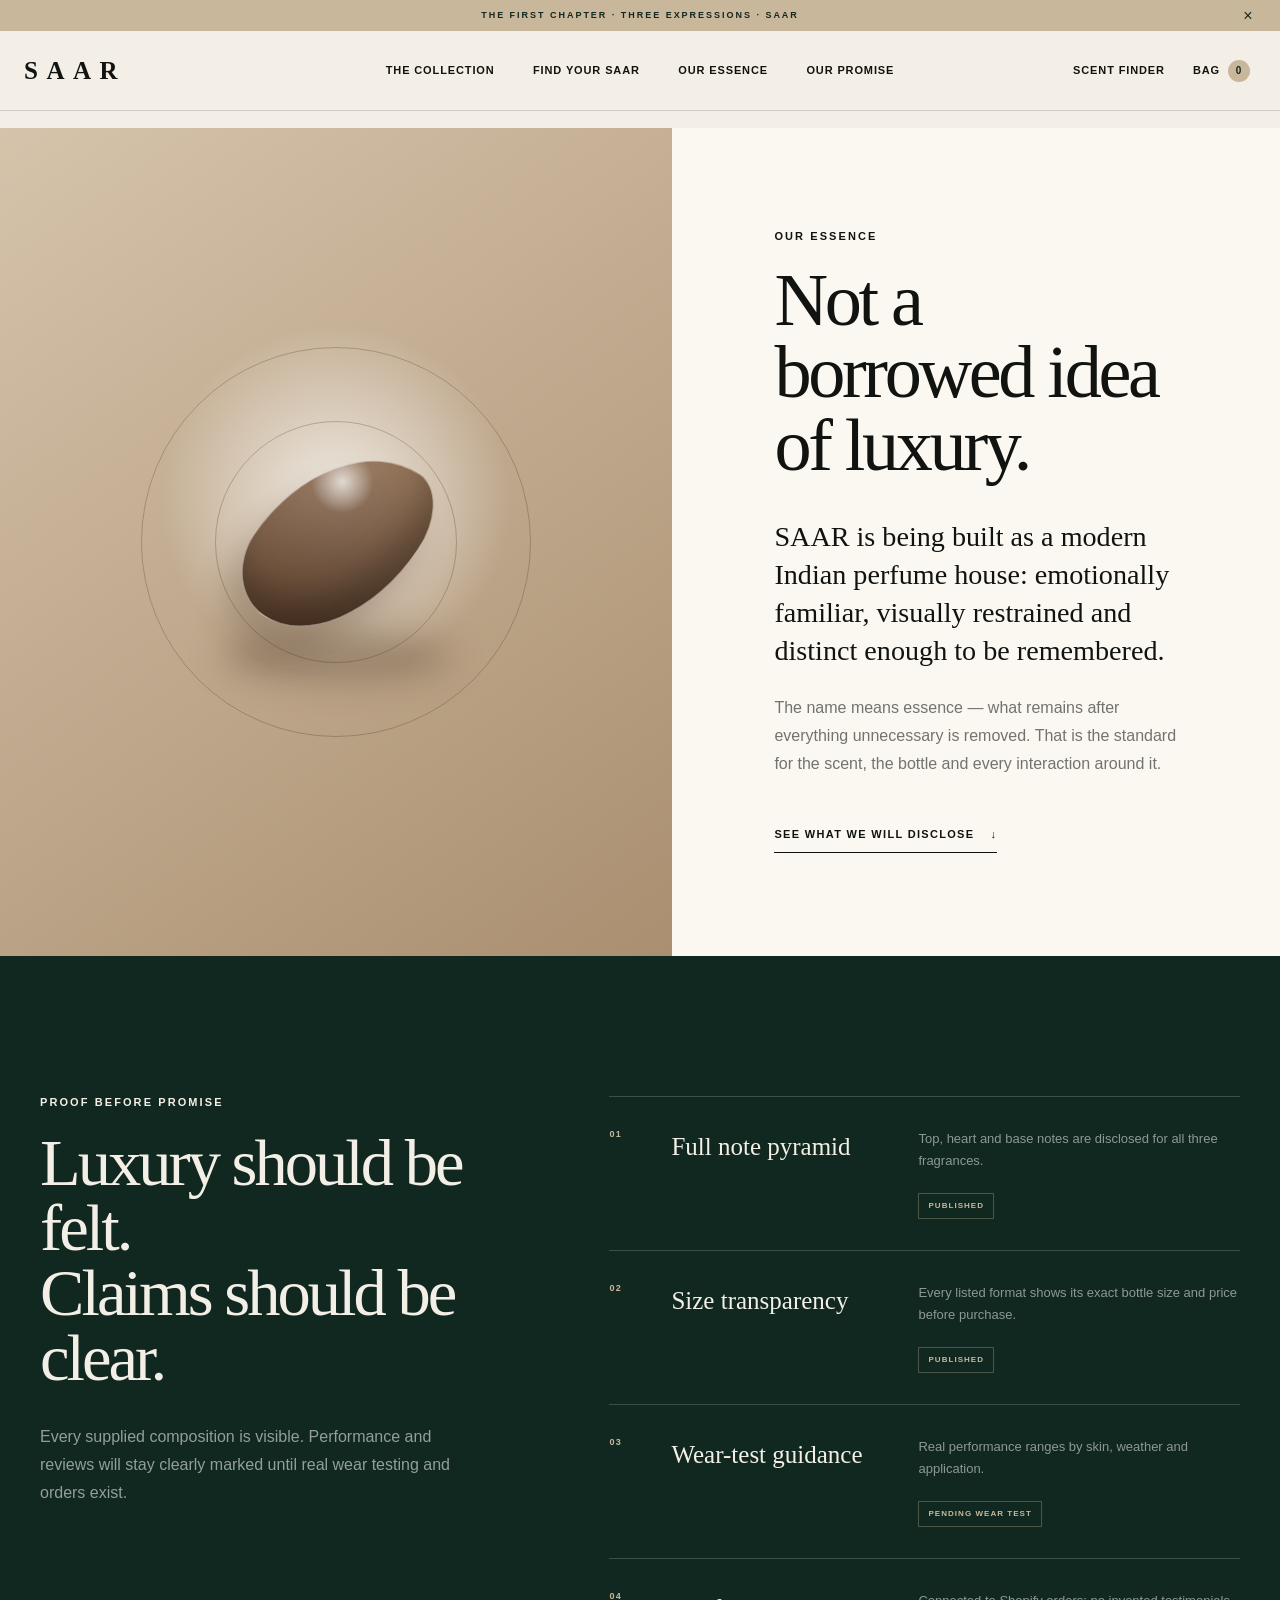
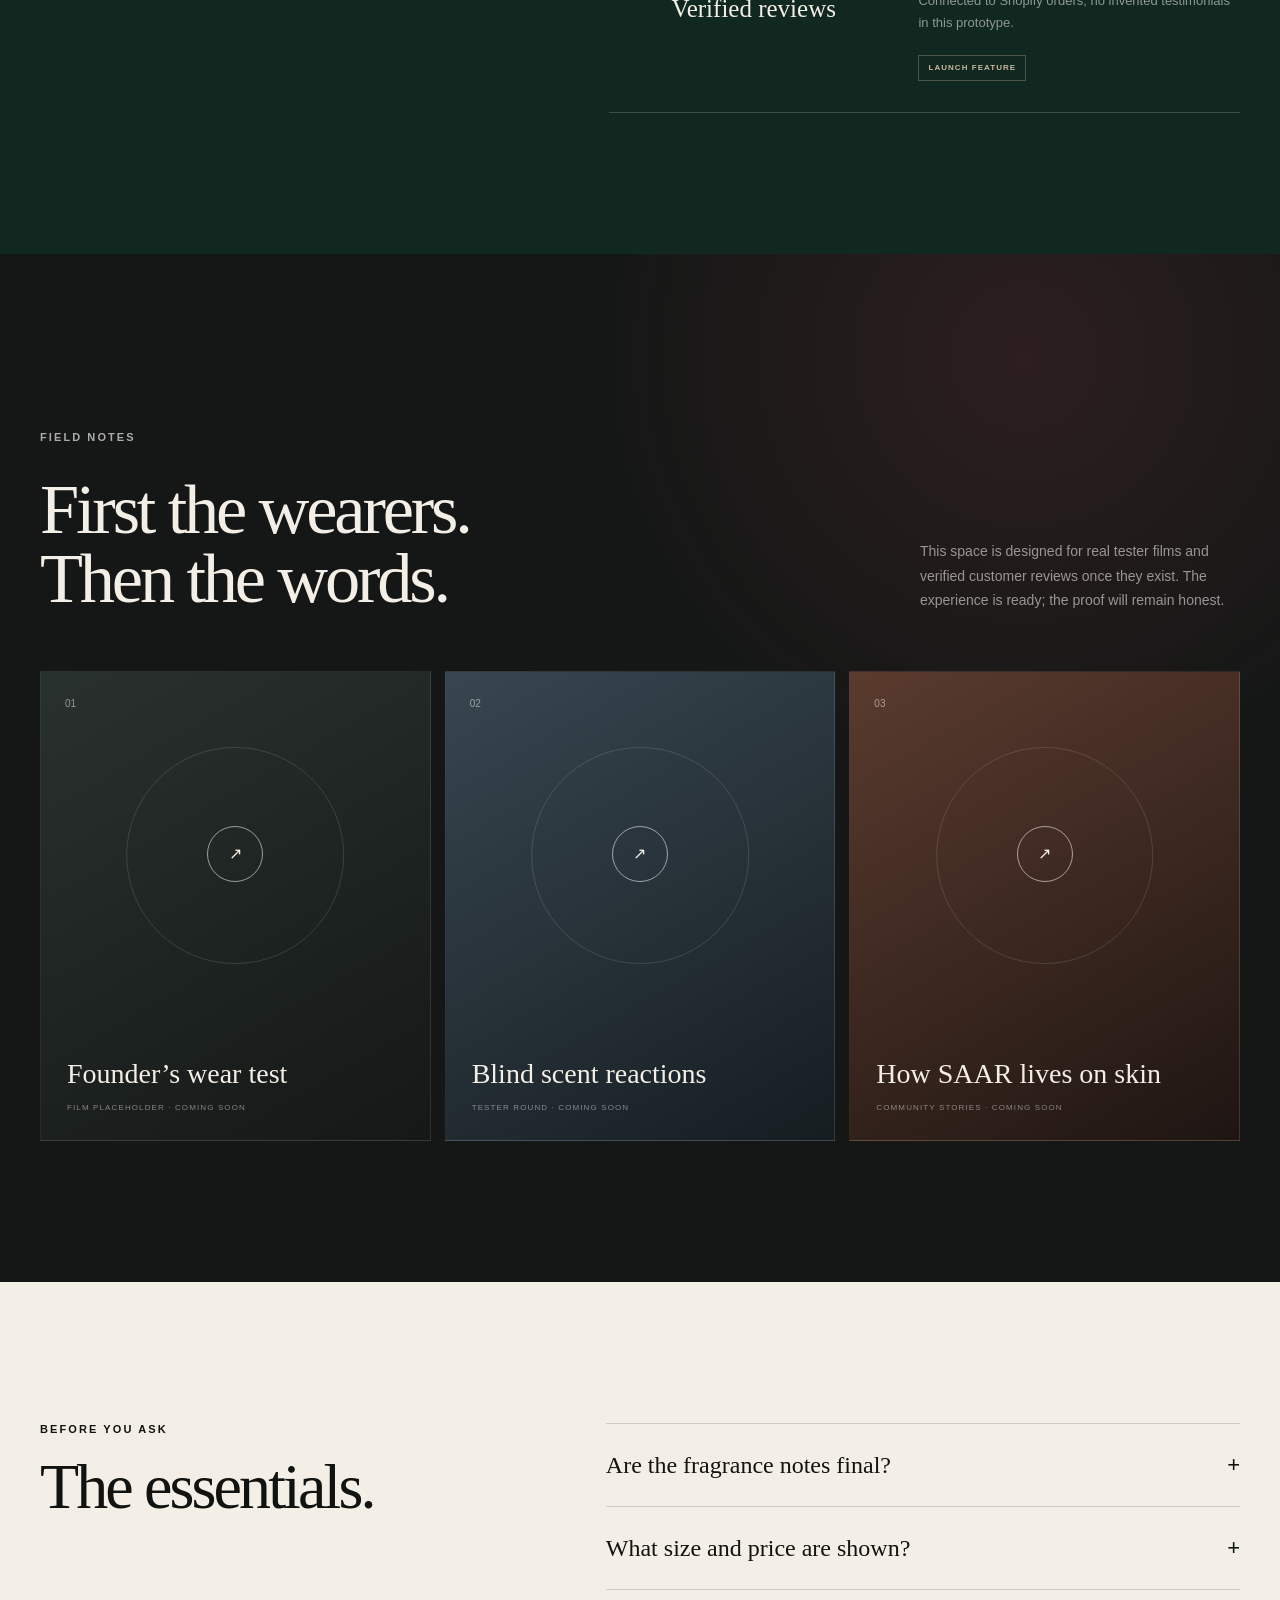
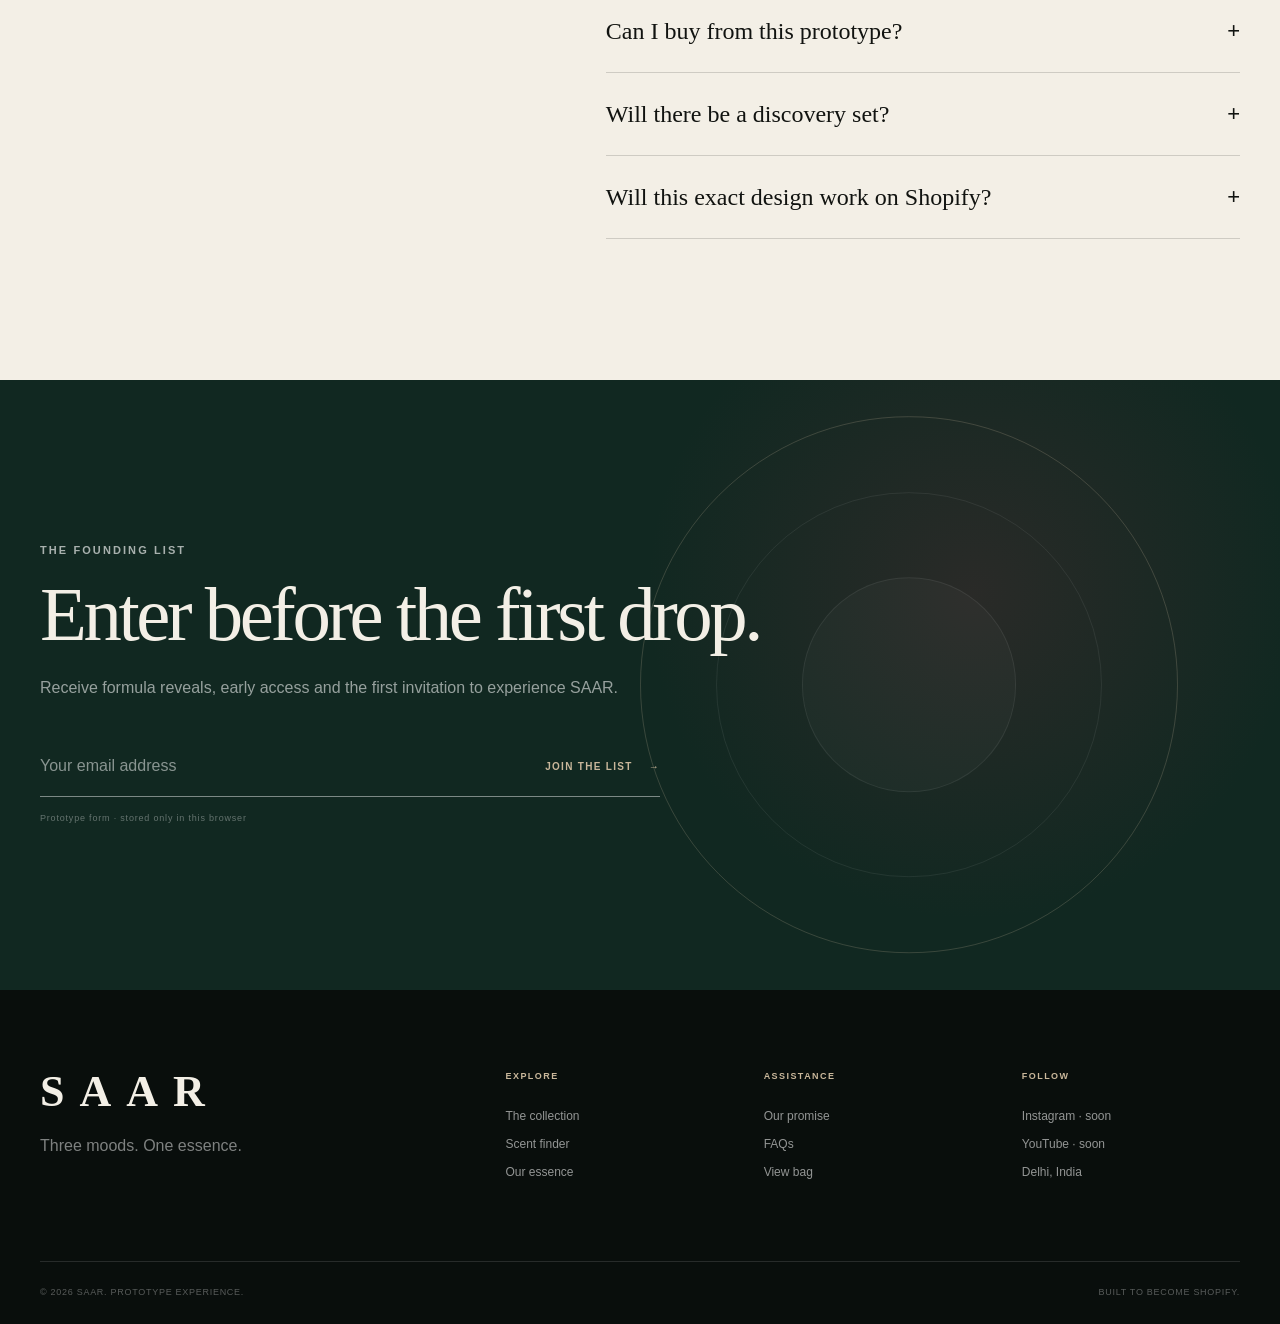
<file: house/index.html>
<!doctype html>
<html lang="en">
  <head>
    <meta charset="UTF-8" />
    <meta name="viewport" content="width=device-width, initial-scale=1.0" />
    <base href="../" />
    <meta name="theme-color" content="#112821" />
    <meta name="robots" content="noindex, nofollow" />
    <meta
      name="description"
      content="Meet the first three expressions from SAAR: Khwab, Sukoon and Iraada. A private experience prototype for a modern Indian perfume house."
    />
    <meta property="og:title" content="SAAR — What remains is SAAR" />
    <meta
      property="og:description"
      content="Three moods. One essence. Explore the first chapter of SAAR."
    />
    <meta property="og:type" content="website" />
    <title>Our Essence — SAAR</title>
    <link rel="icon" href="./assets/favicon.svg" type="image/svg+xml" />
    <link rel="stylesheet" href="./assets/styles.css" />
    <script id="saar-commerce-config" type="application/json">
      {
        "platform": "shopify",
        "prototypeCollectionTarget": "#collection",
        "collectionPath": "/collections/all",
        "cartPath": "/cart",
        "productPath": "/products/"
      }
    </script>
    <script src="./assets/app.js" defer></script>
  </head>

  <body class="subpage subpage--house">
    <a class="skip-link" href="house/#main-content">Skip to content</a>

    <div class="announcement" role="note">
      <p>THE FIRST CHAPTER · THREE EXPRESSIONS · SAAR</p>
      <button class="announcement__close" type="button" aria-label="Close announcement">×</button>
    </div>

    <header class="site-header" id="site-header">
      <a class="wordmark" href="./" aria-label="SAAR entrance">SAAR</a>

      <nav class="desktop-nav" aria-label="Primary navigation">
        <a href="collection/">The collection</a>
        <a href="collection/#finder">Find your SAAR</a>
        <a href="house/">Our essence</a>
        <a href="collection/#proof">Our promise</a>
      </nav>

      <div class="header-actions">
        <a class="text-button header-find" href="collection/#finder">Scent finder</a>
        <button class="bag-button" type="button" data-cart-open aria-label="Open bag">
          Bag <span class="bag-count" data-cart-count>0</span>
        </button>
        <button
          class="menu-button"
          type="button"
          aria-label="Open menu"
          aria-expanded="false"
          aria-controls="mobile-menu"
        >
          <span></span><span></span>
        </button>
      </div>
    </header>

    <div class="mobile-menu" id="mobile-menu" aria-hidden="true">
      <div class="mobile-menu__inner">
        <p class="eyebrow">Explore SAAR</p>
        <nav aria-label="Mobile navigation">
          <a href="collection/">The collection <span>01</span></a>
          <a href="collection/#finder">Find your SAAR <span>02</span></a>
          <a href="house/">Our essence <span>03</span></a>
          <a href="collection/#proof">Our promise <span>04</span></a>
        </nav>
        <p class="mobile-menu__note">Three moods. One essence.</p>
      </div>
    </div>

    <main id="main-content">
      <section class="entry-hero" id="home" aria-labelledby="entry-title" data-entry-hero>
        <h1 class="sr-only" id="entry-title">Modern Indian fragrance, distilled from memory.</h1>

        <div class="entry-panels" data-entry-panels>
          <a
            class="entry-panel entry-panel--house"
            href="house/"
            data-entry-panel="house"
            aria-label="Discover the House of SAAR"
          >
            <span class="entry-house__velvet" aria-hidden="true"></span>
            <span class="entry-house__window" aria-hidden="true"></span>
            <span class="entry-house__brass" aria-hidden="true"></span>
            <span class="entry-house__monogram" aria-hidden="true">S</span>
            <span class="entry-panel__shade" aria-hidden="true"></span>
            <span class="entry-panel__content">
              <span class="entry-panel__eyebrow">THE HOUSE</span>
              <strong>Every fragrance<br />begins as a memory.</strong>
              <span class="entry-panel__link">Discover why SAAR exists <i aria-hidden="true">→</i></span>
            </span>
          </a>

          <a
            class="entry-panel entry-panel--collection"
            href="collection/"
            data-entry-panel="collection"
            data-shopify-route="/collections/all"
            aria-label="Shop the SAAR fragrance collection"
          >
            <video
              class="entry-panel__video"
              data-entry-video
              muted
              loop
              playsinline
              preload="metadata"
              poster="./assets/saar-khwab-entry-poster.webp"
              aria-hidden="true"
            >
              <source src="./assets/saar-khwab-entry.mp4" type="video/mp4" />
            </video>
            <span class="entry-panel__shade" aria-hidden="true"></span>
            <span class="entry-panel__content">
              <span class="entry-panel__eyebrow">THE COLLECTION</span>
              <strong>Find the feeling<br />you want to wear.</strong>
              <span class="entry-panel__link">Shop the collection <i aria-hidden="true">→</i></span>
            </span>
          </a>
        </div>

        <div class="entry-brand" aria-hidden="true">
          <span class="entry-brand__word">SAAR</span>
          <span class="entry-brand__tagline">WEAR THE ESSENCE</span>
          <span class="entry-brand__statement">MODERN INDIAN FRAGRANCE · DISTILLED FROM MEMORY</span>
        </div>

        <div class="entry-guide" aria-hidden="true">
          <span>HOVER TO AWAKEN</span>
          <i></i>
          <span>SCROLL TO ENTER</span>
        </div>
      </section>

      <div class="ticker" aria-label="Brand statement">
        <div class="ticker__track">
          <span>SCENT AS MEMORY</span><i>✦</i><span>SCENT AS MOOD</span><i>✦</i><span>SCENT AS INTENT</span><i>✦</i>
          <span aria-hidden="true">SCENT AS MEMORY</span><i aria-hidden="true">✦</i><span aria-hidden="true">SCENT AS MOOD</span><i aria-hidden="true">✦</i><span aria-hidden="true">SCENT AS INTENT</span><i aria-hidden="true">✦</i>
        </div>
      </div>

      <section class="collection section" id="collection" aria-labelledby="collection-title">
        <div class="shell">
          <div class="section-heading shop-heading reveal">
            <div>
              <p class="eyebrow">SHOP THE FIRST CHAPTER</p>
              <h2 id="collection-title">Choose the feeling.<br />Know every note.</h2>
            </div>
            <p>
              Three 50 ml expressions and one discovery box. Every composition is disclosed from
              top to base, so the feeling stays poetic and the choice stays clear.
            </p>
          </div>

          <div class="shop-switch reveal" role="group" aria-label="Choose a shopping format">
            <button class="is-active" type="button" data-shop-view="full" aria-pressed="true">
              <span>Full bottles</span><small>50 ml · ₹2,499 each</small>
            </button>
            <button type="button" data-shop-view="discovery" aria-pressed="false">
              <span>Discovery box</span><small>3 × 8 ml · ₹1,299</small>
            </button>
          </div>

          <div class="shop-panel is-active" data-shop-panel="full">
            <div class="product-grid">
              <article class="product-card product-card--khwab reveal" data-product-card="khwab">
                <button class="product-card__visual" type="button" data-product="khwab" aria-label="Open Khwab details">
                  <span class="product-card__number">01</span>
                  <span class="product-card__mood">THE WARM ONE</span>
                  <span class="product-card__aura" aria-hidden="true"></span>
                  <span class="product-card__beam" aria-hidden="true"></span>
                  <span class="product-card__surface" aria-hidden="true"></span>
                  <span class="crystal-bottle crystal-bottle--khwab" aria-hidden="true">
                    <span class="crystal-bottle__float">
                      <span class="crystal-bottle__cap"><span class="crystal-bottle__cap-core"></span></span>
                      <span class="crystal-bottle__neck"></span>
                      <span class="crystal-bottle__glass">
                        <span class="crystal-bottle__liquid"></span>
                        <span class="crystal-bottle__facet crystal-bottle__facet--left"></span>
                        <span class="crystal-bottle__facet crystal-bottle__facet--right"></span>
                        <span class="crystal-bottle__shine"></span>
                        <span class="crystal-bottle__label"><b>SAAR</b><small>KHWAB</small></span>
                      </span>
                      <span class="crystal-bottle__base"></span>
                    </span>
                  </span>
                  <span class="product-card__notes-preview">
                    <span><small>Top</small> Oud · Vanilla · Saffron</span>
                    <span><small>Heart</small> Chocolate · Caramel</span>
                    <span><small>Base</small> Sandalwood · White Musk</span>
                  </span>
                  <span class="product-card__explore">See composition <span>↗</span></span>
                </button>
                <div class="product-card__meta">
                  <div>
                    <h3>Khwab</h3>
                    <p>chocolate · vanilla</p>
                  </div>
                  <div class="product-card__price">
                    <strong>₹2,499</strong>
                    <small>50 ml</small>
                  </div>
                </div>
                <button class="shop-add" type="button" data-add="khwab" data-shopify-handle="khwab">
                  <span>Add Khwab to bag</span><strong>₹2,499</strong>
                </button>
              </article>

              <article class="product-card product-card--sukoon reveal reveal--delay" data-product-card="sukoon">
                <button class="product-card__visual" type="button" data-product="sukoon" aria-label="Open Sukoon details">
                  <span class="product-card__number">02</span>
                  <span class="product-card__mood">THE CLEAR ONE</span>
                  <span class="product-card__aura" aria-hidden="true"></span>
                  <span class="product-card__beam" aria-hidden="true"></span>
                  <span class="product-card__surface" aria-hidden="true"></span>
                  <span class="crystal-bottle crystal-bottle--sukoon" aria-hidden="true">
                    <span class="crystal-bottle__float">
                      <span class="crystal-bottle__cap"><span class="crystal-bottle__cap-core"></span></span>
                      <span class="crystal-bottle__neck"></span>
                      <span class="crystal-bottle__glass">
                        <span class="crystal-bottle__liquid"></span>
                        <span class="crystal-bottle__facet crystal-bottle__facet--left"></span>
                        <span class="crystal-bottle__facet crystal-bottle__facet--right"></span>
                        <span class="crystal-bottle__shine"></span>
                        <span class="crystal-bottle__label"><b>SAAR</b><small>SUKOON</small></span>
                      </span>
                      <span class="crystal-bottle__base"></span>
                    </span>
                  </span>
                  <span class="product-card__notes-preview">
                    <span><small>Top</small> Grapefruit · Lemon · Saffron</span>
                    <span><small>Heart</small> Patchouli · Sandalwood</span>
                    <span><small>Base</small> Amber · Mint · Woods</span>
                  </span>
                  <span class="product-card__explore">See composition <span>↗</span></span>
                </button>
                <div class="product-card__meta">
                  <div>
                    <h3>Sukoon</h3>
                    <p>fresh fragrance</p>
                  </div>
                  <div class="product-card__price">
                    <strong>₹2,499</strong>
                    <small>50 ml</small>
                  </div>
                </div>
                <button class="shop-add" type="button" data-add="sukoon" data-shopify-handle="sukoon">
                  <span>Add Sukoon to bag</span><strong>₹2,499</strong>
                </button>
              </article>

              <article class="product-card product-card--iraada reveal reveal--delay-2" data-product-card="iraada">
                <button class="product-card__visual" type="button" data-product="iraada" aria-label="Open Iraada details">
                  <span class="product-card__number">03</span>
                  <span class="product-card__mood">THE DISTINCT ONE</span>
                  <span class="product-card__aura" aria-hidden="true"></span>
                  <span class="product-card__beam" aria-hidden="true"></span>
                  <span class="product-card__surface" aria-hidden="true"></span>
                  <span class="crystal-bottle crystal-bottle--iraada" aria-hidden="true">
                    <span class="crystal-bottle__float">
                      <span class="crystal-bottle__cap"><span class="crystal-bottle__cap-core"></span></span>
                      <span class="crystal-bottle__neck"></span>
                      <span class="crystal-bottle__glass">
                        <span class="crystal-bottle__liquid"></span>
                        <span class="crystal-bottle__facet crystal-bottle__facet--left"></span>
                        <span class="crystal-bottle__facet crystal-bottle__facet--right"></span>
                        <span class="crystal-bottle__shine"></span>
                        <span class="crystal-bottle__label"><b>SAAR</b><small>IRAADA</small></span>
                      </span>
                      <span class="crystal-bottle__base"></span>
                    </span>
                  </span>
                  <span class="product-card__notes-preview">
                    <span><small>Top</small> Almond · Spices · Lime</span>
                    <span><small>Heart</small> Rose · Incense · Cherry</span>
                    <span><small>Base</small> Leather · Tonka · Vetiver</span>
                  </span>
                  <span class="product-card__explore">See composition <span>↗</span></span>
                </button>
                <div class="product-card__meta">
                  <div>
                    <h3>Iraada</h3>
                    <p>chai patti</p>
                  </div>
                  <div class="product-card__price">
                    <strong>₹2,499</strong>
                    <small>50 ml</small>
                  </div>
                </div>
                <button class="shop-add" type="button" data-add="iraada" data-shopify-handle="iraada">
                  <span>Add Iraada to bag</span><strong>₹2,499</strong>
                </button>
              </article>
            </div>
          </div>

          <div class="shop-panel" data-shop-panel="discovery" hidden>
            <article class="discovery-offer">
              <div class="discovery-offer__visual">
                <span class="discovery-offer__badge">THE FIRST THREE</span>
                <span class="discovery-offer__orbit" aria-hidden="true"></span>
                <img src="./assets/saar-discovery-8ml.webp" alt="SAAR 8 ml perfume bottle format" decoding="async" />
                <small>Final box contains Khwab, Sukoon and Iraada</small>
              </div>
              <div class="discovery-offer__content">
                <p class="eyebrow">DISCOVER BEFORE YOU COMMIT</p>
                <h3>The First Three</h3>
                <p class="discovery-offer__lead">
                  One box. Three complete moods. Wear every expression on skin before choosing the
                  full bottle that stays with you.
                </p>
                <div class="discovery-scents">
                  <span><b>01</b><strong>Khwab</strong><small>Chocolate · Vanilla</small></span>
                  <span><b>02</b><strong>Sukoon</strong><small>Fresh fragrance</small></span>
                  <span><b>03</b><strong>Iraada</strong><small>Chai patti</small></span>
                </div>
                <div class="discovery-offer__purchase">
                  <div><small>3 × 8 ml</small><strong>₹1,299</strong></div>
                  <button class="button button--light" type="button" data-add="discovery" data-shopify-handle="the-first-three">Add discovery box</button>
                </div>
              </div>
            </article>
          </div>
        </div>
      </section>

      <section class="finder" id="finder" aria-labelledby="finder-title">
        <div class="finder__glow" aria-hidden="true"></div>
        <div class="finder__inner shell">
          <div class="finder__intro reveal">
            <p class="eyebrow eyebrow--light">A 30-SECOND INSTINCT TEST</p>
            <h2 id="finder-title">Find the feeling<br />you want to leave behind.</h2>
            <p>
              No ingredient knowledge needed. Choose what feels like you and we’ll introduce your
              closest SAAR.
            </p>
            <div class="finder__progress" aria-hidden="true">
              <span class="is-active"></span><span></span><span></span>
            </div>
          </div>

          <div class="quiz reveal reveal--delay" data-quiz>
            <div class="quiz__step is-active" data-quiz-step="1">
              <p class="quiz__count">01 / 03</p>
              <h3>What should your fragrance feel like?</h3>
              <div class="quiz__options">
                <button type="button" data-quiz-answer="khwab"><span>Soft comfort</span><small>warm · enveloping</small></button>
                <button type="button" data-quiz-answer="sukoon"><span>Open air</span><small>clear · effortless</small></button>
                <button type="button" data-quiz-answer="iraada"><span>Quiet resolve</span><small>distinct · grounded</small></button>
              </div>
            </div>

            <div class="quiz__step" data-quiz-step="2" hidden>
              <p class="quiz__count">02 / 03</p>
              <h3>Where do you imagine wearing it most?</h3>
              <div class="quiz__options">
                <button type="button" data-quiz-answer="sukoon"><span>Bright mornings</span><small>easy · clean</small></button>
                <button type="button" data-quiz-answer="iraada"><span>Focused afternoons</span><small>composed · present</small></button>
                <button type="button" data-quiz-answer="khwab"><span>Slow evenings</span><small>close · magnetic</small></button>
              </div>
            </div>

            <div class="quiz__step" data-quiz-step="3" hidden>
              <p class="quiz__count">03 / 03</p>
              <h3>How should people remember your presence?</h3>
              <div class="quiz__options">
                <button type="button" data-quiz-answer="khwab"><span>Inviting</span><small>a soft pull</small></button>
                <button type="button" data-quiz-answer="sukoon"><span>Unforced</span><small>a clear calm</small></button>
                <button type="button" data-quiz-answer="iraada"><span>Unmistakable</span><small>a grounded signature</small></button>
              </div>
            </div>

            <div class="quiz__result" data-quiz-result hidden aria-live="polite">
              <p class="quiz__count">YOUR SAAR</p>
              <div class="quiz__result-layout">
                <div class="quiz__mini-bottle" data-result-visual></div>
                <div>
                  <p class="eyebrow">THE CLOSEST MATCH</p>
                  <h3 data-result-name>Sukoon</h3>
                  <p data-result-copy></p>
                  <div class="quiz__result-actions">
                    <button class="button button--light" type="button" data-result-view>Meet this scent</button>
                    <button class="link-button link-button--light" type="button" data-quiz-reset>Retake</button>
                  </div>
                </div>
              </div>
            </div>
          </div>
        </div>
      </section>

      <section class="moods section" aria-labelledby="moods-title">
        <div class="shell">
          <div class="section-heading section-heading--compact reveal">
            <div>
              <p class="eyebrow">THREE WAYS TO ARRIVE</p>
              <h2 id="moods-title">The mood is the note.</h2>
            </div>
            <p>Each fragrance begins with an emotional direction before the full note pyramid is revealed.</p>
          </div>

          <div class="mood-panels">
            <button class="mood-panel mood-panel--khwab reveal" type="button" data-product="khwab">
              <span class="mood-panel__index">01</span>
              <span class="mood-panel__word">Dream</span>
              <span class="mood-panel__body"><strong>Khwab</strong><small>comfort, made magnetic</small></span>
            </button>
            <button class="mood-panel mood-panel--sukoon reveal reveal--delay" type="button" data-product="sukoon">
              <span class="mood-panel__index">02</span>
              <span class="mood-panel__word">Calm</span>
              <span class="mood-panel__body"><strong>Sukoon</strong><small>clarity, worn lightly</small></span>
            </button>
            <button class="mood-panel mood-panel--iraada reveal reveal--delay-2" type="button" data-product="iraada">
              <span class="mood-panel__index">03</span>
              <span class="mood-panel__word">Intent</span>
              <span class="mood-panel__body"><strong>Iraada</strong><small>resolve, without noise</small></span>
            </button>
          </div>
        </div>
      </section>

      <section class="essence" id="essence" aria-labelledby="essence-title">
        <div class="essence__image reveal" aria-hidden="true">
          <span class="essence__ring essence__ring--one"></span>
          <span class="essence__ring essence__ring--two"></span>
          <span class="essence__drop"></span>
          <span class="essence__shadow"></span>
        </div>
        <div class="essence__copy reveal reveal--delay">
          <p class="eyebrow">OUR ESSENCE</p>
          <h2 id="essence-title">Not a borrowed idea of luxury.</h2>
          <p class="essence__lead">
            SAAR is being built as a modern Indian perfume house: emotionally familiar, visually
            restrained and distinct enough to be remembered.
          </p>
          <p>
            The name means essence — what remains after everything unnecessary is removed. That is
            the standard for the scent, the bottle and every interaction around it.
          </p>
          <a class="link-button" href="house/#proof">See what we will disclose <span>↓</span></a>
        </div>
      </section>

      <section class="proof section" id="proof" aria-labelledby="proof-title">
        <div class="shell">
          <div class="proof__heading reveal">
            <p class="eyebrow">PROOF BEFORE PROMISE</p>
            <h2 id="proof-title">Luxury should be felt.<br />Claims should be clear.</h2>
            <p>Every supplied composition is visible. Performance and reviews will stay clearly marked until real wear testing and orders exist.</p>
          </div>

          <div class="proof-list">
            <div class="proof-row reveal">
              <span>01</span>
              <h3>Full note pyramid</h3>
              <p>Top, heart and base notes are disclosed for all three fragrances.</p>
              <strong>Published</strong>
            </div>
            <div class="proof-row reveal">
              <span>02</span>
              <h3>Size transparency</h3>
              <p>Every listed format shows its exact bottle size and price before purchase.</p>
              <strong>Published</strong>
            </div>
            <div class="proof-row reveal">
              <span>03</span>
              <h3>Wear-test guidance</h3>
              <p>Real performance ranges by skin, weather and application.</p>
              <strong>Pending wear test</strong>
            </div>
            <div class="proof-row reveal">
              <span>04</span>
              <h3>Verified reviews</h3>
              <p>Connected to Shopify orders; no invented testimonials in this prototype.</p>
              <strong>Launch feature</strong>
            </div>
          </div>
        </div>
      </section>

      <section class="community" aria-labelledby="community-title">
        <div class="community__heading shell reveal">
          <p class="eyebrow eyebrow--light">FIELD NOTES</p>
          <h2 id="community-title">First the wearers.<br />Then the words.</h2>
          <p>
            This space is designed for real tester films and verified customer reviews once they
            exist. The experience is ready; the proof will remain honest.
          </p>
        </div>
        <div class="community__cards shell">
          <article class="community-card reveal">
            <span>01</span>
            <div class="community-card__play" aria-hidden="true">↗</div>
            <p>Founder’s wear test</p>
            <small>FILM PLACEHOLDER · COMING SOON</small>
          </article>
          <article class="community-card reveal reveal--delay">
            <span>02</span>
            <div class="community-card__play" aria-hidden="true">↗</div>
            <p>Blind scent reactions</p>
            <small>TESTER ROUND · COMING SOON</small>
          </article>
          <article class="community-card reveal reveal--delay-2">
            <span>03</span>
            <div class="community-card__play" aria-hidden="true">↗</div>
            <p>How SAAR lives on skin</p>
            <small>COMMUNITY STORIES · COMING SOON</small>
          </article>
        </div>
      </section>

      <section class="faq section shell" aria-labelledby="faq-title">
        <div class="faq__title reveal">
          <p class="eyebrow">BEFORE YOU ASK</p>
          <h2 id="faq-title">The essentials.</h2>
        </div>
        <div class="faq__items reveal reveal--delay">
          <details>
            <summary>Are the fragrance notes final?<span>+</span></summary>
            <p>The full compositions supplied for Khwab, Sukoon and Iraada are now shown in every product detail view, from top through heart to base.</p>
          </details>
          <details>
            <summary>What size and price are shown?<span>+</span></summary>
            <p>
              Each full bottle is 50 ml at ₹2,499. The discovery box contains all three fragrances in 8 ml bottles and is shown at ₹1,299.
            </p>
          </details>
          <details>
            <summary>Can I buy from this prototype?<span>+</span></summary>
            <p>
              You can explore, take the scent finder and test the bag experience. Payment is not
              active; Shopify checkout will replace the prototype checkout at launch.
            </p>
          </details>
          <details>
            <summary>Will there be a discovery set?<span>+</span></summary>
            <p>Yes. The First Three discovery box contains 3 × 8 ml bottles: Khwab, Sukoon and Iraada.</p>
          </details>
          <details>
            <summary>Will this exact design work on Shopify?<span>+</span></summary>
            <p>
              Yes. The prototype is deliberately section-based, and the product, cart, review and
              email interactions have direct Shopify equivalents.
            </p>
          </details>
        </div>
      </section>

      <section class="founders-list" aria-labelledby="list-title">
        <div class="founders-list__orb" aria-hidden="true"></div>
        <div class="founders-list__inner shell reveal">
          <p class="eyebrow eyebrow--light">THE FOUNDING LIST</p>
          <h2 id="list-title">Enter before the first drop.</h2>
          <p>Receive formula reveals, early access and the first invitation to experience SAAR.</p>
          <form class="signup-form" data-signup-form>
            <label class="sr-only" for="email">Email address</label>
            <input id="email" name="email" type="email" autocomplete="email" placeholder="Your email address" required />
            <button type="submit">Join the list <span aria-hidden="true">→</span></button>
          </form>
          <small>Prototype form · stored only in this browser</small>
        </div>
      </section>
    </main>

    <footer class="site-footer">
      <div class="site-footer__top shell">
        <div>
          <a class="wordmark wordmark--footer" href="./">SAAR</a>
          <p>Three moods. One essence.</p>
        </div>
        <div class="site-footer__links">
          <div>
            <p>EXPLORE</p>
            <a href="collection/">The collection</a>
            <a href="collection/#finder">Scent finder</a>
            <a href="house/#essence">Our essence</a>
          </div>
          <div>
            <p>ASSISTANCE</p>
            <a href="house/#proof">Our promise</a>
            <a href="house/#faq-title">FAQs</a>
            <button type="button" data-cart-open>View bag</button>
          </div>
          <div>
            <p>FOLLOW</p>
            <span>Instagram · soon</span>
            <span>YouTube · soon</span>
            <span>Delhi, India</span>
          </div>
        </div>
      </div>
      <div class="site-footer__bottom shell">
        <p>© <span data-year></span> SAAR. Prototype experience.</p>
        <p>Built to become Shopify.</p>
      </div>
    </footer>

    <dialog class="product-dialog" data-product-dialog aria-labelledby="dialog-product-name">
      <button class="dialog-close" type="button" data-dialog-close aria-label="Close product details">×</button>
      <div class="product-dialog__visual" data-dialog-visual>
        <span class="dialog-index" data-dialog-index>01</span>
        <span class="dialog-orbit" aria-hidden="true"></span>
        <span class="crystal-bottle crystal-bottle--khwab crystal-bottle--dialog" data-dialog-bottle aria-hidden="true">
          <span class="crystal-bottle__float">
            <span class="crystal-bottle__cap"><span class="crystal-bottle__cap-core"></span></span>
            <span class="crystal-bottle__neck"></span>
            <span class="crystal-bottle__glass">
              <span class="crystal-bottle__liquid"></span>
              <span class="crystal-bottle__facet crystal-bottle__facet--left"></span>
              <span class="crystal-bottle__facet crystal-bottle__facet--right"></span>
              <span class="crystal-bottle__shine"></span>
              <span class="crystal-bottle__label"><b>SAAR</b><small data-dialog-label>KHWAB</small></span>
            </span>
            <span class="crystal-bottle__base"></span>
          </span>
        </span>
      </div>
      <div class="product-dialog__content">
        <p class="eyebrow" data-dialog-mood>THE WARM ONE</p>
        <h2 id="dialog-product-name" data-dialog-name>Khwab</h2>
        <p class="product-dialog__accord" data-dialog-accord>chocolate · vanilla</p>
        <p class="product-dialog__description" data-dialog-description></p>
        <div class="note-pyramid">
          <p>FRAGRANCE COMPOSITION</p>
          <div><span>TOP</span><p data-dialog-top></p></div>
          <div><span>HEART</span><p data-dialog-heart></p></div>
          <div><span>BASE</span><p data-dialog-base></p></div>
        </div>
        <div class="size-price">
          <button type="button" class="is-selected"><span data-dialog-size>50 ml</span><small>Full bottle</small></button>
          <strong data-dialog-price>₹2,499</strong>
        </div>
        <button class="button button--dark button--full" type="button" data-dialog-add>Add to bag</button>
        <ul class="product-dialog__promises">
          <li><span>Composition</span><strong>Top, heart &amp; base disclosed</strong></li>
          <li><span>Bottle format</span><strong>50 ml</strong></li>
          <li><span>Wear-test guidance</span><strong>Coming before launch</strong></li>
          <li><span>Checkout</span><strong>Shopify at launch</strong></li>
        </ul>
      </div>
    </dialog>

    <div class="cart" data-cart aria-hidden="true">
      <button class="cart__backdrop" type="button" data-cart-close aria-label="Close bag"></button>
      <aside class="cart__panel" role="dialog" aria-modal="true" aria-labelledby="cart-title">
        <div class="cart__header">
          <div>
            <p class="eyebrow">YOUR SELECTION</p>
            <h2 id="cart-title">The bag <span data-cart-count>0</span></h2>
          </div>
          <button type="button" data-cart-close aria-label="Close bag">×</button>
        </div>
        <div class="cart__items" data-cart-items></div>
        <div class="cart__empty" data-cart-empty>
          <p>Your bag is still quiet.</p>
          <span>Choose the feeling you want to carry.</span>
          <button class="button button--dark" type="button" data-cart-close data-scroll-after="collection">Meet the three</button>
        </div>
        <div class="cart__footer" data-cart-footer hidden>
          <div class="cart__subtotal"><span>Subtotal</span><strong data-cart-subtotal>₹0</strong></div>
          <p>Shipping and final policies will be shown in Shopify checkout.</p>
          <button class="button button--dark button--full" type="button" data-prototype-checkout>Continue to checkout</button>
          <small>Secure checkout will be powered by Shopify</small>
        </div>
      </aside>
    </div>

    <div class="toast" role="status" aria-live="polite" data-toast></div>
  </body>
</html>
</file>
<file: assets/styles.css>
@font-face {
  font-family: "SAAR Serif";
  src: local("Iowan Old Style"), local("Palatino Linotype"), local("Book Antiqua");
  font-display: swap;
}

:root {
  --ink: #111310;
  --paper: #f3efe6;
  --paper-deep: #e8e0d2;
  --ivory: #fbf8f1;
  --emerald: #112821;
  --emerald-light: #183a30;
  --champagne: #c9b79b;
  --oxblood: #52242a;
  --sea: #204853;
  --amber: #70431f;
  --line: rgba(17, 19, 16, 0.16);
  --line-light: rgba(255, 255, 255, 0.18);
  --serif: "SAAR Serif", "Iowan Old Style", "Palatino Linotype", "Book Antiqua", Georgia, serif;
  --sans: Inter, ui-sans-serif, -apple-system, BlinkMacSystemFont, "Segoe UI", sans-serif;
  --header-height: 80px;
  --shell: min(1400px, calc(100vw - 80px));
  --ease: cubic-bezier(0.2, 0.75, 0.25, 1);
}

*,
*::before,
*::after {
  box-sizing: border-box;
}

html {
  scroll-behavior: smooth;
  scroll-padding-top: 100px;
}

body {
  margin: 0;
  color: var(--ink);
  background: var(--paper);
  font-family: var(--sans);
  font-size: 16px;
  line-height: 1.5;
  overflow-x: hidden;
  -webkit-font-smoothing: antialiased;
}

body.is-locked {
  overflow: hidden;
}

button,
input {
  font: inherit;
}

button,
a {
  -webkit-tap-highlight-color: transparent;
}

button {
  color: inherit;
}

a {
  color: inherit;
  text-decoration: none;
}

p,
h1,
h2,
h3 {
  margin-top: 0;
}

button:focus-visible,
a:focus-visible,
input:focus-visible,
summary:focus-visible {
  outline: 2px solid var(--champagne);
  outline-offset: 4px;
}

.sr-only {
  position: absolute;
  width: 1px;
  height: 1px;
  padding: 0;
  margin: -1px;
  overflow: hidden;
  clip: rect(0, 0, 0, 0);
  white-space: nowrap;
  border: 0;
}

.skip-link {
  position: fixed;
  top: 12px;
  left: 12px;
  z-index: 1000;
  padding: 10px 16px;
  color: var(--paper);
  background: var(--ink);
  transform: translateY(-160%);
  transition: transform 160ms ease;
}

.skip-link:focus {
  transform: translateY(0);
}

.shell {
  width: var(--shell);
  margin-inline: auto;
}

.section {
  padding-block: clamp(90px, 11vw, 170px);
}

.eyebrow {
  margin-bottom: 20px;
  font-size: 11px;
  font-weight: 650;
  letter-spacing: 0.19em;
  line-height: 1.2;
}

.eyebrow--light {
  color: rgba(255, 255, 255, 0.64);
}

.announcement {
  position: relative;
  z-index: 110;
  display: grid;
  place-items: center;
  height: 31px;
  color: #15271f;
  background: var(--champagne);
  transition: height 300ms var(--ease), opacity 200ms ease;
}

.announcement p {
  margin: 0;
  font-size: 9px;
  font-weight: 700;
  letter-spacing: 0.22em;
}

.announcement__close {
  position: absolute;
  right: 18px;
  top: 50%;
  width: 28px;
  height: 28px;
  padding: 0;
  border: 0;
  background: transparent;
  transform: translateY(-50%);
  cursor: pointer;
}

body.announcement-closed .announcement {
  height: 0;
  opacity: 0;
  overflow: hidden;
}

.site-header {
  position: fixed;
  z-index: 100;
  top: 31px;
  left: 0;
  right: 0;
  display: grid;
  grid-template-columns: 1fr auto 1fr;
  align-items: center;
  height: var(--header-height);
  padding-inline: max(24px, calc((100vw - 1400px) / 2));
  color: white;
  border-bottom: 1px solid rgba(255, 255, 255, 0.14);
  transition: top 300ms var(--ease), color 350ms ease, background 350ms ease,
    border-color 350ms ease, backdrop-filter 350ms ease;
}

body.announcement-closed .site-header {
  top: 0;
}

.site-header.is-scrolled {
  color: var(--ink);
  background: color-mix(in srgb, var(--paper) 92%, transparent);
  border-color: var(--line);
  backdrop-filter: blur(16px);
}

.wordmark {
  justify-self: start;
  font-family: var(--serif);
  font-size: 25px;
  font-weight: 600;
  letter-spacing: 0.34em;
  line-height: 1;
}

.desktop-nav {
  display: flex;
  align-items: center;
  gap: clamp(20px, 3vw, 46px);
}

.desktop-nav a,
.header-actions button,
.header-actions > a {
  font-size: 11px;
  font-weight: 550;
  letter-spacing: 0.08em;
  text-transform: uppercase;
}

.desktop-nav a {
  position: relative;
  padding-block: 12px;
}

.desktop-nav a::after {
  content: "";
  position: absolute;
  right: 0;
  bottom: 6px;
  left: 0;
  height: 1px;
  background: currentColor;
  transform: scaleX(0);
  transform-origin: right;
  transition: transform 300ms var(--ease);
}

.desktop-nav a:hover::after {
  transform: scaleX(1);
  transform-origin: left;
}

.header-actions {
  justify-self: end;
  display: flex;
  align-items: center;
  gap: 22px;
}

.text-button,
.bag-button,
.menu-button {
  border: 0;
  background: transparent;
  cursor: pointer;
}

.bag-button {
  display: inline-flex;
  align-items: center;
  gap: 8px;
}

.bag-count {
  display: grid;
  place-items: center;
  min-width: 22px;
  height: 22px;
  padding-inline: 5px;
  color: var(--emerald);
  background: var(--champagne);
  border-radius: 999px;
  font-size: 10px;
}

.menu-button {
  display: none;
  width: 32px;
  padding: 8px 0;
}

.menu-button span {
  display: block;
  height: 1px;
  margin-block: 6px;
  background: currentColor;
  transition: transform 250ms ease;
}

.menu-button[aria-expanded="true"] span:first-child {
  transform: translateY(3.5px) rotate(45deg);
}

.menu-button[aria-expanded="true"] span:last-child {
  transform: translateY(-3.5px) rotate(-45deg);
}

.mobile-menu {
  position: fixed;
  z-index: 90;
  inset: 0;
  display: none;
  color: var(--paper);
  background: var(--emerald);
  opacity: 0;
  visibility: hidden;
  transition: opacity 300ms ease, visibility 300ms ease;
}

.mobile-menu.is-open {
  opacity: 1;
  visibility: visible;
}

.mobile-menu__inner {
  display: flex;
  flex-direction: column;
  justify-content: center;
  min-height: 100%;
  padding: 110px 28px 36px;
}

.mobile-menu nav {
  border-top: 1px solid var(--line-light);
}

.mobile-menu nav a {
  display: flex;
  justify-content: space-between;
  align-items: center;
  padding-block: 20px;
  border-bottom: 1px solid var(--line-light);
  font-family: var(--serif);
  font-size: 35px;
  line-height: 1;
}

.mobile-menu nav span {
  font-family: var(--sans);
  font-size: 10px;
  letter-spacing: 0.15em;
}

.mobile-menu__note {
  margin: auto 0 0;
  color: rgba(255, 255, 255, 0.58);
  font-size: 12px;
}

.hero {
  --hero-pointer-x: 50%;
  --hero-pointer-y: 50%;
  --hero-copy-x: 0px;
  --hero-copy-y: 0px;
  --hero-visual-x: 0px;
  --hero-visual-y: 0px;
  position: relative;
  isolation: isolate;
  min-height: 940px;
  height: calc(100svh - 31px);
  max-height: 1080px;
  overflow: hidden;
  color: var(--paper);
  background:
    radial-gradient(circle at 75% 28%, rgba(54, 104, 85, 0.36), transparent 38%),
    radial-gradient(circle at 22% 24%, rgba(35, 78, 62, 0.27), transparent 30%),
    linear-gradient(125deg, #07130f 0%, #10271f 52%, #07110e 100%);
}

.hero::before {
  content: "";
  position: absolute;
  z-index: 1;
  inset: 0;
  background: radial-gradient(
    620px circle at var(--hero-pointer-x) var(--hero-pointer-y),
    rgba(173, 220, 194, 0.15),
    rgba(90, 154, 126, 0.055) 32%,
    transparent 67%
  );
  opacity: 0;
  pointer-events: none;
  transition: opacity 750ms ease;
}

.hero.is-cinematic::before {
  opacity: 1;
}

.hero::after {
  content: "SAAR";
  position: absolute;
  z-index: 0;
  right: -0.07em;
  bottom: -0.12em;
  color: rgba(255, 255, 255, 0.028);
  font-family: var(--serif);
  font-size: clamp(220px, 28vw, 520px);
  font-weight: 600;
  letter-spacing: -0.06em;
  line-height: 0.8;
  pointer-events: none;
}

.hero__grain {
  position: absolute;
  z-index: 1;
  inset: 0;
  opacity: 0.09;
  pointer-events: none;
  background-image: url("data:image/svg+xml,%3Csvg viewBox='0 0 180 180' xmlns='http://www.w3.org/2000/svg'%3E%3Cfilter id='n'%3E%3CfeTurbulence type='fractalNoise' baseFrequency='.95' numOctaves='3' stitchTiles='stitch'/%3E%3C/filter%3E%3Crect width='100%25' height='100%25' filter='url(%23n)' opacity='.28'/%3E%3C/svg%3E");
}

.hero__cinema {
  position: absolute;
  z-index: 1;
  inset: 0;
  overflow: hidden;
  opacity: 0;
  pointer-events: none;
  mix-blend-mode: screen;
  transition: opacity 900ms ease;
}

.hero__cinema::before {
  content: "";
  position: absolute;
  inset: 0;
  background:
    linear-gradient(90deg, transparent 0 48%, rgba(235, 222, 188, 0.022) 50%, transparent 52%),
    repeating-linear-gradient(0deg, transparent 0 4px, rgba(255, 255, 255, 0.006) 5px);
  background-size: 220% 100%, 100% 100%;
  animation: heroFilmDrift 10s linear infinite paused;
}

.hero__cinema::after {
  content: "";
  position: absolute;
  inset: 0;
  background: radial-gradient(circle at center, transparent 42%, rgba(0, 0, 0, 0.24) 100%);
  mix-blend-mode: multiply;
}

.hero__light-beam {
  position: absolute;
  top: -28%;
  bottom: -28%;
  left: -42%;
  width: 34%;
  background: linear-gradient(90deg, transparent, rgba(224, 211, 176, 0.14), transparent);
  filter: blur(24px);
  opacity: 0;
  transform: rotate(14deg) skewX(-13deg);
  animation: heroLightPass 5.2s var(--ease) infinite paused;
}

.hero__cursor-glow {
  position: absolute;
  top: var(--hero-pointer-y);
  left: var(--hero-pointer-x);
  width: 12px;
  height: 12px;
  border-radius: 50%;
  background: rgba(238, 218, 177, 0.34);
  box-shadow:
    0 0 34px 16px rgba(176, 212, 191, 0.15),
    0 0 100px 48px rgba(112, 174, 145, 0.08);
  opacity: 0;
  transform: translate(-50%, -50%);
  transition: top 180ms linear, left 180ms linear, opacity 500ms ease;
}

.hero.is-cinematic .hero__cinema {
  opacity: 1;
}

.hero.is-cinematic .hero__cinema::before,
.hero.is-cinematic .hero__light-beam {
  animation-play-state: running;
}

.hero.is-cinematic .hero__cursor-glow {
  opacity: 1;
}

@keyframes heroLightPass {
  0%, 12% { left: -42%; opacity: 0; }
  24% { opacity: 0.72; }
  66% { opacity: 0.38; }
  82%, 100% { left: 122%; opacity: 0; }
}

@keyframes heroFilmDrift {
  to { background-position: -220% 0, 0 0; }
}

.hero__leather-relief {
  position: absolute;
  z-index: 0;
  top: -34%;
  left: -18%;
  width: min(1080px, 67vw);
  aspect-ratio: 1.18;
  opacity: 0.35;
  pointer-events: none;
  transform: rotate(-10deg);
}

.hero.is-cinematic .hero__leather-relief {
  opacity: 0.52;
  animation: heroLeatherMove 8s ease-in-out infinite alternate;
}

@keyframes heroLeatherMove {
  from { transform: translate3d(-9px, 4px, 0) rotate(-10.5deg) scale(1); }
  to { transform: translate3d(18px, -13px, 0) rotate(-8.5deg) scale(1.025); }
}

.hero__leather-relief span {
  position: absolute;
  inset: 10%;
  border: 1px solid rgba(192, 214, 199, 0.12);
  border-radius: 48% 52% 40% 60% / 44% 38% 62% 56%;
  box-shadow:
    0 1px 0 rgba(255, 255, 255, 0.025),
    inset 0 2px 4px rgba(0, 0, 0, 0.32),
    0 18px 40px rgba(0, 0, 0, 0.08);
}

.hero__leather-relief span:nth-child(2) {
  inset: 22% 3% 2% 20%;
  transform: rotate(13deg);
}

.hero__leather-relief span:nth-child(3) {
  inset: 39% 18% -18% 4%;
  transform: rotate(-14deg);
}

.hero__mist {
  position: absolute;
  width: 540px;
  height: 190px;
  border-radius: 50%;
  background: rgba(208, 224, 215, 0.07);
  filter: blur(55px);
  animation: drift 12s ease-in-out infinite alternate;
}

.hero__mist--one {
  top: 19%;
  right: 7%;
  transform: rotate(-18deg);
}

.hero__mist--two {
  right: 24%;
  bottom: 12%;
  opacity: 0.45;
  animation-delay: -5s;
}

.hero.is-cinematic .hero__mist--one {
  animation: heroMistOne 6.8s ease-in-out infinite alternate;
}

.hero.is-cinematic .hero__mist--two {
  animation: heroMistTwo 7.6s ease-in-out -2.2s infinite alternate;
}

@keyframes heroMistOne {
  from { opacity: 0.55; transform: translate3d(-25px, 16px, 0) rotate(-19deg) scale(0.94); }
  to { opacity: 1; transform: translate3d(86px, -24px, 0) rotate(-7deg) scale(1.12); }
}

@keyframes heroMistTwo {
  from { opacity: 0.3; transform: translate3d(35px, 22px, 0) rotate(4deg) scale(0.93); }
  to { opacity: 0.72; transform: translate3d(-62px, -31px, 0) rotate(-8deg) scale(1.1); }
}

@keyframes drift {
  to { transform: translate3d(70px, -20px, 0) rotate(-8deg); }
}

.hero__content {
  position: relative;
  z-index: 2;
  display: grid;
  grid-template-columns: minmax(0, 0.85fr) minmax(520px, 1.15fr);
  align-items: center;
  gap: 60px;
  height: 100%;
  padding-top: var(--header-height);
}

.hero__copy {
  position: relative;
  z-index: 3;
  max-width: 650px;
  padding-bottom: 2vh;
  transform: translate3d(var(--hero-copy-x), var(--hero-copy-y), 0);
  transition: transform 950ms var(--ease);
  will-change: transform;
}

.hero-brand {
  position: relative;
  isolation: isolate;
  display: grid;
  align-content: center;
  justify-items: center;
  width: clamp(238px, 18vw, 310px);
  aspect-ratio: 2.48;
  margin-bottom: 25px;
  overflow: hidden;
  color: var(--champagne);
  border: 1px solid rgba(204, 185, 149, 0.2);
  border-radius: 46% 46% 22% 22% / 18% 18% 30% 30%;
  background:
    radial-gradient(circle at 50% -38%, rgba(80, 137, 108, 0.38), transparent 51%),
    linear-gradient(155deg, rgba(20, 66, 50, 0.97), rgba(5, 30, 23, 0.99) 72%);
  box-shadow:
    inset 0 1px 0 rgba(255, 255, 255, 0.08),
    inset 0 -18px 32px rgba(0, 0, 0, 0.28),
    0 22px 48px rgba(0, 0, 0, 0.18);
  opacity: 1;
  transform: translateY(0) scale(1);
  animation: heroBrandIn 900ms 120ms var(--ease) backwards;
  transition: transform 600ms var(--ease), border-color 400ms ease, box-shadow 500ms ease,
    filter 500ms ease;
}

.hero-brand::before {
  content: "";
  position: absolute;
  z-index: -1;
  inset: 0;
  opacity: 0.11;
  background-image: url("data:image/svg+xml,%3Csvg viewBox='0 0 180 180' xmlns='http://www.w3.org/2000/svg'%3E%3Cfilter id='n'%3E%3CfeTurbulence type='fractalNoise' baseFrequency='.72' numOctaves='4' stitchTiles='stitch'/%3E%3C/filter%3E%3Crect width='100%25' height='100%25' filter='url(%23n)' opacity='.5'/%3E%3C/svg%3E");
  mix-blend-mode: soft-light;
}

.hero-brand::after {
  content: "";
  position: absolute;
  z-index: 4;
  top: -35%;
  bottom: -35%;
  left: -58%;
  width: 32%;
  background: linear-gradient(90deg, transparent, rgba(255, 232, 189, 0.19), transparent);
  filter: blur(2px);
  pointer-events: none;
  transform: skewX(-18deg);
  transition: left 950ms var(--ease);
}

.hero-brand:hover {
  border-color: rgba(220, 195, 152, 0.4);
  box-shadow:
    inset 0 1px 0 rgba(255, 255, 255, 0.1),
    inset 0 -18px 32px rgba(0, 0, 0, 0.24),
    0 30px 58px rgba(0, 0, 0, 0.25);
  transform: translateY(-4px) scale(1.012);
}

.hero.is-cinematic .hero-brand {
  border-color: rgba(220, 195, 152, 0.34);
  filter: brightness(1.06) saturate(1.06);
}

.hero-brand:hover::after {
  left: 128%;
}

.hero-brand__groove {
  position: absolute;
  z-index: -1;
  width: 116%;
  aspect-ratio: 2.35;
  border: 1px solid rgba(195, 221, 204, 0.15);
  border-radius: 50%;
  box-shadow: inset 0 2px 5px rgba(0, 0, 0, 0.34);
  pointer-events: none;
}

.hero-brand__groove--one {
  top: -62%;
  left: -9%;
}

.hero-brand__groove--two {
  right: -13%;
  bottom: -66%;
  transform: rotate(-7deg);
}

.hero-brand__word {
  position: relative;
  z-index: 2;
  display: block;
  color: #d5bd8f;
  background: linear-gradient(105deg, #8f7148 0%, #f3dca7 37%, #bd955c 65%, #efd59d 100%);
  -webkit-background-clip: text;
  background-clip: text;
  font-family: "Bodoni 72", Didot, "Baskerville", var(--serif);
  font-size: clamp(47px, 4.25vw, 69px);
  font-weight: 500;
  letter-spacing: -0.072em;
  line-height: 0.8;
  text-shadow: 0 2px 8px rgba(0, 0, 0, 0.24);
  -webkit-text-fill-color: transparent;
  transform: translateX(-0.025em);
}

.hero-brand__tagline {
  position: relative;
  z-index: 2;
  display: block;
  margin-top: 13px;
  color: #c9ad7b;
  font-size: clamp(6px, 0.52vw, 8px);
  font-weight: 650;
  letter-spacing: 0.5em;
  line-height: 1;
  text-indent: 0.5em;
  text-shadow: 0 1px 4px rgba(0, 0, 0, 0.42);
}

.hero__eyebrow {
  margin-bottom: 16px;
  opacity: 0;
  transform: translateY(10px);
  animation: heroFadeUp 700ms 330ms var(--ease) forwards;
}

.hero h1 {
  margin-bottom: 25px;
  font-family: "Bodoni 72", Didot, "Baskerville", var(--serif);
  font-size: clamp(64px, 5vw, 94px);
  font-weight: 700;
  letter-spacing: -0.066em;
  line-height: 0.9;
  text-wrap: balance;
}

.hero-title__line {
  display: block;
  overflow: hidden;
  padding: 0 0.04em 0.08em 0;
  white-space: nowrap;
}

.hero-title__line > span {
  display: block;
  transform: translateY(112%);
  animation: heroLineIn 920ms 420ms var(--ease) forwards;
}

.hero-title__line:nth-child(2) > span {
  animation-delay: 525ms;
}

.hero h1 em {
  color: #d7bd8d;
  font-weight: 600;
  text-shadow: 0 6px 30px rgba(201, 183, 155, 0.14);
  transition: color 350ms ease, text-shadow 500ms ease;
}

.hero__copy:hover h1 em {
  color: #ead1a0;
  text-shadow: 0 8px 38px rgba(224, 198, 149, 0.24);
}

.hero.is-cinematic .hero__copy h1 em {
  color: #ead1a0;
  text-shadow: 0 8px 42px rgba(224, 198, 149, 0.28);
}

.hero__lede {
  max-width: 560px;
  margin-bottom: 34px;
  color: rgba(255, 255, 255, 0.65);
  font-size: clamp(16px, 1.2vw, 19px);
  line-height: 1.72;
  opacity: 0;
  transform: translateY(14px);
  animation: heroFadeUp 750ms 690ms var(--ease) forwards;
}

.hero__actions {
  display: flex;
  align-items: center;
  gap: 32px;
  opacity: 0;
  transform: translateY(14px);
  animation: heroFadeUp 750ms 815ms var(--ease) forwards;
}

@keyframes heroBrandIn {
  from { opacity: 0; transform: translateY(17px) scale(0.985); }
}

@keyframes heroLineIn {
  to { transform: translateY(0); }
}

@keyframes heroFadeUp {
  to { opacity: 1; transform: translateY(0); }
}

.button {
  display: inline-flex;
  justify-content: center;
  align-items: center;
  min-height: 54px;
  padding: 15px 24px;
  border: 1px solid transparent;
  border-radius: 0;
  font-size: 11px;
  font-weight: 650;
  letter-spacing: 0.12em;
  line-height: 1;
  text-transform: uppercase;
  cursor: pointer;
  transition: color 250ms ease, background 250ms ease, border-color 250ms ease,
    transform 250ms var(--ease);
}

.button:hover {
  transform: translateY(-2px);
}

.button--light {
  color: var(--emerald);
  background: var(--paper);
}

.button--light:hover {
  background: white;
}

.button--dark {
  color: var(--paper);
  background: var(--ink);
}

.button--dark:hover {
  background: var(--emerald-light);
}

.button--full {
  width: 100%;
}

.link-button {
  display: inline-flex;
  align-items: center;
  gap: 16px;
  padding: 10px 0;
  border: 0;
  border-bottom: 1px solid currentColor;
  background: transparent;
  font-size: 11px;
  font-weight: 650;
  letter-spacing: 0.12em;
  text-transform: uppercase;
  cursor: pointer;
}

.link-button span {
  transition: transform 250ms ease;
}

.link-button:hover span {
  transform: translate(3px, -3px);
}

.link-button--light {
  color: rgba(255, 255, 255, 0.8);
}

.hero__visual {
  position: relative;
  height: min(680px, 72vh);
  min-height: 560px;
  translate: var(--hero-visual-x) var(--hero-visual-y);
  transition: translate 1100ms var(--ease);
  will-change: translate;
}

.hero-halo {
  position: absolute;
  top: 50%;
  left: 54%;
  width: min(34vw, 510px);
  aspect-ratio: 1;
  border: 1px solid rgba(201, 183, 155, 0.25);
  border-radius: 50%;
  transform: translate(-50%, -52%);
  will-change: scale, opacity;
}

.hero.is-cinematic .hero-halo {
  animation: heroHaloBreathe 5.8s ease-in-out infinite;
}

@keyframes heroHaloBreathe {
  0%, 100% {
    scale: 0.985;
    opacity: 0.72;
    box-shadow: 0 0 0 rgba(148, 198, 169, 0);
  }
  50% {
    scale: 1.045;
    opacity: 1;
    box-shadow: 0 0 86px rgba(111, 176, 143, 0.08);
  }
}

.hero-halo::before,
.hero-halo::after {
  content: "";
  position: absolute;
  inset: 10%;
  border: 1px solid rgba(255, 255, 255, 0.09);
  border-radius: inherit;
}

.hero-halo::after {
  inset: 23%;
}

.hero-bottle {
  position: absolute;
  z-index: 2;
  padding: 0;
  border: 0;
  background: transparent;
  cursor: pointer;
  transition: transform 800ms var(--ease), filter 500ms ease, opacity 500ms ease;
  will-change: translate;
}

.hero.is-cinematic .hero-bottle {
  animation: heroBottleFloat 4.8s ease-in-out infinite;
}

.hero.is-cinematic .hero-bottle--khwab {
  animation-delay: -0.8s;
}

.hero.is-cinematic .hero-bottle--sukoon {
  animation-delay: -2.25s;
}

.hero.is-cinematic .hero-bottle--iraada {
  animation-delay: -3.55s;
}

@keyframes heroBottleFloat {
  0%, 100% { translate: 0 0; }
  50% { translate: 0 -12px; }
}

.hero.is-cinematic .hero-bottle .bottle__shine {
  animation: heroBottleGlint 4.9s var(--ease) infinite;
}

.hero.is-cinematic .hero-bottle--khwab .bottle__shine { animation-delay: -0.4s; }
.hero.is-cinematic .hero-bottle--sukoon .bottle__shine { animation-delay: -1.35s; }
.hero.is-cinematic .hero-bottle--iraada .bottle__shine { animation-delay: -2.3s; }

@keyframes heroBottleGlint {
  0%, 18% { left: 8%; opacity: 0.12; }
  45% { opacity: 0.62; }
  72%, 100% { left: 76%; opacity: 0; }
}

.hero-bottle:hover {
  filter: brightness(1.13);
}

.hero-bottle--khwab {
  left: 6%;
  bottom: 10%;
  transform: rotate(-9deg) scale(0.82);
  opacity: 0.72;
}

.hero-bottle--sukoon {
  z-index: 4;
  left: 40%;
  bottom: 13%;
  transform: translateX(-8%) scale(1.05);
}

.hero-bottle--iraada {
  right: 2%;
  bottom: 9%;
  transform: rotate(8deg) scale(0.87);
  opacity: 0.76;
}

.hero-bottle.is-active {
  opacity: 1;
  filter: brightness(1.08);
}

.hero-product-caption {
  position: absolute;
  right: 0;
  bottom: 0;
  left: 0;
  z-index: 6;
  display: grid;
  grid-template-columns: auto auto 1fr;
  align-items: end;
  gap: 20px;
  color: rgba(255, 255, 255, 0.55);
}

.hero-product-caption > span:first-child {
  font-size: 10px;
  letter-spacing: 0.16em;
}

.hero-product-caption div {
  display: grid;
  gap: 4px;
}

.hero-product-caption strong {
  color: var(--paper);
  font-family: var(--serif);
  font-size: 25px;
  font-weight: 400;
}

.hero-product-caption small {
  font-size: 10px;
  letter-spacing: 0.1em;
}

.hero-product-caption__line {
  height: 1px;
  margin-bottom: 8px;
  background: rgba(255, 255, 255, 0.23);
}

.hero__footer {
  position: absolute;
  right: 0;
  bottom: 24px;
  left: 0;
  z-index: 4;
  display: flex;
  justify-content: space-between;
  color: rgba(255, 255, 255, 0.46);
  font-size: 9px;
  font-weight: 600;
  letter-spacing: 0.15em;
  text-transform: uppercase;
}

.hero__footer p {
  margin: 0;
}

/* Reusable concept bottle. The real product photography can replace this block later. */
.bottle {
  --bottle-color: #1f4646;
  --bottle-color-deep: #0c2529;
  --label-color: #eee5d7;
  position: relative;
  display: block;
  width: 150px;
  height: 300px;
  filter: drop-shadow(0 38px 26px rgba(0, 0, 0, 0.28));
}

.bottle--hero {
  width: 184px;
  height: 360px;
}

.bottle--khwab {
  --bottle-color: #692f3b;
  --bottle-color-deep: #260e15;
  --label-color: #f0dbcf;
}

.bottle--sukoon {
  --bottle-color: #276070;
  --bottle-color-deep: #0b222c;
  --label-color: #d7eaeb;
}

.bottle--iraada {
  --bottle-color: #855126;
  --bottle-color-deep: #2e180a;
  --label-color: #f1dfc4;
}

.bottle__cap {
  position: absolute;
  z-index: 4;
  top: 0;
  left: 34%;
  width: 32%;
  height: 18%;
  border: 1px solid rgba(255, 255, 255, 0.14);
  border-radius: 5px 5px 8px 8px;
  background:
    linear-gradient(90deg, rgba(255, 255, 255, 0.08), transparent 18% 72%, rgba(255, 255, 255, 0.06)),
    linear-gradient(135deg, #171916, #050605 72%);
  box-shadow: inset 0 -7px 10px rgba(0, 0, 0, 0.5), 0 8px 12px rgba(0, 0, 0, 0.2);
}

.bottle__cap::after {
  content: "";
  position: absolute;
  right: 12%;
  bottom: 20%;
  left: 12%;
  height: 1px;
  background: rgba(255, 255, 255, 0.12);
}

.bottle__collar {
  position: absolute;
  z-index: 3;
  top: 15%;
  left: 29%;
  width: 42%;
  height: 10%;
  border-radius: 7px 7px 4px 4px;
  background: linear-gradient(90deg, #0a0b0a, #292c28 45%, #080908);
  box-shadow: 0 3px 0 #050605;
}

.bottle__glass {
  position: absolute;
  top: 21%;
  left: 0;
  width: 100%;
  height: 75%;
  overflow: hidden;
  border: 1px solid rgba(255, 255, 255, 0.2);
  border-radius: 45% 45% 24% 24% / 24% 24% 12% 12%;
  background:
    radial-gradient(circle at 33% 12%, rgba(255, 255, 255, 0.32), transparent 17%),
    linear-gradient(100deg, rgba(255, 255, 255, 0.12), transparent 22% 68%, rgba(0, 0, 0, 0.28)),
    linear-gradient(165deg, var(--bottle-color), var(--bottle-color-deep) 82%);
  box-shadow:
    inset 10px 3px 20px rgba(255, 255, 255, 0.08),
    inset -12px -15px 25px rgba(0, 0, 0, 0.4),
    inset 0 -7px 0 rgba(255, 255, 255, 0.05);
}

.bottle__glass::before {
  content: "";
  position: absolute;
  inset: 5% 5% auto;
  height: 17%;
  border-top: 1px solid rgba(255, 255, 255, 0.16);
  border-radius: 50%;
}

.bottle__shine {
  position: absolute;
  top: 10%;
  bottom: 11%;
  left: 12%;
  width: 7%;
  border-radius: 50%;
  background: linear-gradient(180deg, rgba(255, 255, 255, 0.55), rgba(255, 255, 255, 0));
  filter: blur(2px);
  opacity: 0.5;
}

.bottle__label {
  position: absolute;
  top: 48%;
  right: 13%;
  left: 13%;
  display: grid;
  place-items: center;
  gap: 8px;
  padding-block: 11%;
  color: var(--label-color);
  border-top: 1px solid color-mix(in srgb, var(--label-color) 55%, transparent);
  border-bottom: 1px solid color-mix(in srgb, var(--label-color) 36%, transparent);
  text-align: center;
}

.bottle__label b {
  font-family: var(--serif);
  font-size: 17px;
  font-weight: 500;
  letter-spacing: 0.32em;
  line-height: 1;
  transform: translateX(0.16em);
}

.bottle__label small {
  font-size: 7px;
  font-weight: 650;
  letter-spacing: 0.25em;
}

.ticker {
  overflow: hidden;
  color: var(--emerald);
  background: var(--champagne);
  border-bottom: 1px solid rgba(0, 0, 0, 0.12);
}

.ticker__track {
  display: flex;
  align-items: center;
  width: max-content;
  min-height: 58px;
  animation: ticker 26s linear infinite;
}

.ticker span {
  padding-inline: 34px;
  font-size: 10px;
  font-weight: 700;
  letter-spacing: 0.18em;
}

.ticker i {
  font-size: 10px;
  font-style: normal;
}

@keyframes ticker {
  to { transform: translateX(-50%); }
}

.section-heading {
  display: grid;
  grid-template-columns: minmax(0, 1.2fr) minmax(280px, 0.48fr);
  gap: 80px;
  align-items: end;
  margin-bottom: clamp(55px, 7vw, 90px);
}

.section-heading h2,
.proof__heading h2,
.faq h2,
.founders-list h2,
.community h2,
.essence h2,
.finder h2 {
  margin-bottom: 0;
  font-family: var(--serif);
  font-size: clamp(52px, 6vw, 92px);
  font-weight: 400;
  letter-spacing: -0.045em;
  line-height: 0.98;
}

.section-heading > p {
  margin-bottom: 4px;
  color: rgba(17, 19, 16, 0.62);
  font-size: 15px;
  line-height: 1.75;
}

.section-heading--compact h2 {
  font-size: clamp(48px, 5vw, 76px);
}

.product-grid {
  display: grid;
  grid-template-columns: repeat(3, minmax(0, 1fr));
  gap: 18px;
}

.product-card {
  min-width: 0;
}

.product-card__visual {
  position: relative;
  display: grid;
  place-items: center;
  width: 100%;
  aspect-ratio: 0.81;
  overflow: hidden;
  border: 0;
  cursor: pointer;
}

.product-card--khwab .product-card__visual {
  color: #3d161b;
  background:
    radial-gradient(circle at 60% 35%, rgba(255, 255, 255, 0.45), transparent 28%),
    linear-gradient(145deg, #d3b6ad, #9c7774);
}

.product-card--sukoon .product-card__visual {
  color: #0c2b32;
  background:
    radial-gradient(circle at 65% 28%, rgba(255, 255, 255, 0.48), transparent 27%),
    linear-gradient(145deg, #acc6c4, #6e9598);
}

.product-card--iraada .product-card__visual {
  color: #40230e;
  background:
    radial-gradient(circle at 65% 30%, rgba(255, 255, 255, 0.45), transparent 28%),
    linear-gradient(145deg, #d4bd9c, #a57b50);
}

.product-card__number,
.product-card__mood {
  position: absolute;
  top: 22px;
  z-index: 3;
  font-size: 9px;
  font-weight: 700;
  letter-spacing: 0.16em;
}

.product-card__number {
  left: 22px;
}

.product-card__mood {
  right: 22px;
}

.product-orbit {
  position: absolute;
  width: 65%;
  aspect-ratio: 1;
  border: 1px solid currentColor;
  border-radius: 50%;
  opacity: 0.18;
  transition: transform 700ms var(--ease), opacity 400ms ease;
}

.product-orbit::before {
  content: "";
  position: absolute;
  inset: 13%;
  border: 1px solid currentColor;
  border-radius: inherit;
}

.product-card__visual .bottle {
  z-index: 2;
  width: 43%;
  height: 64%;
  transition: transform 700ms var(--ease);
}

.product-card__visual:hover .bottle {
  transform: translateY(-10px) rotate(2deg) scale(1.035);
}

.product-card__visual:hover .product-orbit {
  opacity: 0.28;
  transform: scale(1.12) rotate(25deg);
}

.product-card__explore {
  position: absolute;
  right: 20px;
  bottom: 18px;
  left: 20px;
  display: flex;
  justify-content: space-between;
  align-items: center;
  padding-top: 12px;
  border-top: 1px solid currentColor;
  font-size: 9px;
  font-weight: 700;
  letter-spacing: 0.14em;
  text-transform: uppercase;
}

.product-card__meta {
  display: flex;
  justify-content: space-between;
  align-items: start;
  min-height: 108px;
  padding: 20px 4px 18px;
}

.product-card__meta h3 {
  margin-bottom: 3px;
  font-family: var(--serif);
  font-size: 32px;
  font-weight: 400;
  letter-spacing: -0.025em;
}

.product-card__meta p,
.product-card__price small {
  margin: 0;
  color: rgba(17, 19, 16, 0.55);
  font-size: 10px;
  letter-spacing: 0.08em;
  text-transform: uppercase;
}

.product-card__price {
  display: grid;
  justify-items: end;
  gap: 4px;
  padding-top: 8px;
}

.product-card__price strong {
  font-size: 14px;
  font-weight: 600;
}

/* Immersive shop — structured so each view can become a Shopify section/block. */
.collection {
  position: relative;
  overflow: hidden;
  background:
    radial-gradient(circle at 7% 12%, rgba(110, 67, 43, 0.12), transparent 27%),
    radial-gradient(circle at 91% 28%, rgba(31, 84, 72, 0.13), transparent 31%),
    linear-gradient(180deg, #f7f0e3 0%, #efe5d4 100%);
}

.collection::before {
  content: "";
  position: absolute;
  inset: 0;
  opacity: 0.38;
  pointer-events: none;
  background-image:
    linear-gradient(rgba(24, 44, 35, 0.035) 1px, transparent 1px),
    linear-gradient(90deg, rgba(24, 44, 35, 0.035) 1px, transparent 1px);
  background-size: 90px 90px;
  mask-image: linear-gradient(to bottom, black, transparent 72%);
}

.collection > .shell {
  position: relative;
  z-index: 1;
}

.shop-heading {
  margin-bottom: 38px;
}

.shop-heading h2 {
  max-width: 900px;
}

.shop-switch {
  display: grid;
  grid-template-columns: 1fr 1fr;
  width: min(720px, 100%);
  margin: 0 auto 28px;
  padding: 5px;
  border: 1px solid rgba(17, 40, 33, 0.2);
  border-radius: 999px;
  background: rgba(255, 253, 247, 0.66);
  box-shadow: 0 18px 50px rgba(45, 31, 18, 0.08);
  backdrop-filter: blur(16px);
}

.shop-switch button {
  display: grid;
  gap: 3px;
  min-height: 62px;
  padding: 11px 22px;
  color: rgba(17, 19, 16, 0.58);
  border: 0;
  border-radius: 999px;
  background: transparent;
  text-align: left;
  cursor: pointer;
  transition: color 250ms ease, background 350ms var(--ease), transform 350ms var(--ease), box-shadow 350ms ease;
}

.shop-switch button:hover {
  color: var(--emerald);
  transform: translateY(-1px);
}

.shop-switch button.is-active {
  color: #fffaf0;
  background: linear-gradient(125deg, #0b211a, #1d493a);
  box-shadow: 0 12px 26px rgba(10, 32, 25, 0.22);
}

.shop-switch span {
  font-family: var(--serif);
  font-size: 20px;
  letter-spacing: -0.015em;
}

.shop-switch small {
  font-size: 8px;
  font-weight: 700;
  letter-spacing: 0.12em;
  text-transform: uppercase;
}

.shop-panel[hidden] {
  display: none;
}

.shop-panel.is-active {
  animation: shopPanelIn 520ms var(--ease) both;
}

@keyframes shopPanelIn {
  from { opacity: 0; transform: translateY(18px); }
}

.collection .product-grid {
  gap: 22px;
}

.collection .product-card {
  padding: 8px;
  border: 1px solid rgba(34, 40, 32, 0.13);
  background: rgba(255, 252, 244, 0.76);
  box-shadow: 0 22px 65px rgba(53, 38, 22, 0.09);
  transition: transform 600ms var(--ease), box-shadow 600ms var(--ease), border-color 300ms ease;
}

.collection .product-card:hover {
  z-index: 2;
  border-color: rgba(122, 85, 48, 0.35);
  box-shadow: 0 32px 75px rgba(42, 31, 20, 0.17);
  transform: translateY(-10px);
}

.collection .product-card__visual {
  isolation: isolate;
  aspect-ratio: 0.84;
}

.collection .product-card__visual::before {
  content: "";
  position: absolute;
  z-index: 4;
  top: -40%;
  left: -75%;
  width: 42%;
  height: 180%;
  background: linear-gradient(90deg, transparent, rgba(255, 255, 255, 0.28), transparent);
  transform: rotate(17deg);
  transition: left 950ms var(--ease);
  pointer-events: none;
}

.collection .product-card:hover .product-card__visual::before {
  left: 135%;
}

.product-card--khwab .product-card__visual {
  color: #f8ead8;
  background:
    radial-gradient(circle at 45% 24%, rgba(255, 216, 158, 0.34), transparent 30%),
    linear-gradient(145deg, #3e171b, #8a3e39 48%, #c78b56);
}

.product-card--sukoon .product-card__visual {
  color: #e7f3ee;
  background:
    radial-gradient(circle at 50% 23%, rgba(199, 243, 230, 0.4), transparent 29%),
    linear-gradient(145deg, #0c2f35, #277783 52%, #91c5b7);
}

.product-card--iraada .product-card__visual {
  color: #f5e5c7;
  background:
    radial-gradient(circle at 50% 22%, rgba(255, 223, 154, 0.3), transparent 29%),
    linear-gradient(145deg, #2a1a11, #74451d 51%, #b78242);
}

.product-card__aura {
  position: absolute;
  z-index: 0;
  width: 62%;
  aspect-ratio: 1;
  border: 1px solid currentColor;
  border-radius: 45% 55% 52% 48%;
  opacity: 0.2;
  animation: productAura 10s linear infinite;
  transition: width 700ms var(--ease), opacity 450ms ease, filter 450ms ease;
}

.product-card__aura::before,
.product-card__aura::after {
  content: "";
  position: absolute;
  border: 1px solid currentColor;
  border-radius: inherit;
}

.product-card__aura::before { inset: 13%; }
.product-card__aura::after { inset: -18%; opacity: 0.45; }

.product-card:hover .product-card__aura {
  width: 74%;
  opacity: 0.38;
  filter: drop-shadow(0 0 22px currentColor);
}

@keyframes productAura {
  to { transform: rotate(360deg); }
}

.product-card__photo {
  position: absolute;
  z-index: 1;
  inset: 0;
  width: 100%;
  height: 100%;
  object-fit: cover;
  transition: transform 1.1s var(--ease), filter 650ms ease;
}

.product-card:hover .product-card__photo {
  filter: saturate(1.08) contrast(1.02);
  transform: scale(1.055);
}

.collection .product-card__visual .bottle {
  z-index: 2;
  filter: drop-shadow(0 28px 22px rgba(0, 0, 0, 0.3));
}

.product-card__number,
.product-card__mood,
.product-card__explore {
  z-index: 6;
  text-shadow: 0 1px 15px rgba(0, 0, 0, 0.18);
}

.product-card__notes-preview {
  position: absolute;
  z-index: 7;
  right: 14px;
  bottom: 55px;
  left: 14px;
  display: grid;
  gap: 8px;
  padding: 15px;
  color: #fff8eb;
  border: 1px solid rgba(255, 255, 255, 0.25);
  background: rgba(7, 19, 16, 0.76);
  box-shadow: 0 18px 42px rgba(0, 0, 0, 0.25);
  opacity: 0;
  transform: translateY(16px);
  backdrop-filter: blur(13px);
  transition: opacity 380ms ease, transform 520ms var(--ease);
}

.product-card:hover .product-card__notes-preview,
.product-card__visual:focus-visible .product-card__notes-preview {
  opacity: 1;
  transform: translateY(0);
}

.product-card__notes-preview > span {
  display: grid;
  grid-template-columns: 42px 1fr;
  gap: 8px;
  align-items: start;
  color: rgba(255, 255, 255, 0.82);
  font-family: var(--serif);
  font-size: 12px;
  line-height: 1.25;
  text-align: left;
}

.product-card__notes-preview small {
  color: var(--champagne);
  font-family: var(--sans);
  font-size: 7px;
  font-weight: 750;
  letter-spacing: 0.14em;
  text-transform: uppercase;
}

.collection .product-card__meta {
  min-height: 100px;
  padding: 19px 10px 14px;
}

.shop-add {
  display: flex;
  justify-content: space-between;
  align-items: center;
  width: 100%;
  min-height: 52px;
  padding: 0 17px;
  color: #fff9ed;
  border: 1px solid var(--emerald);
  background: var(--emerald);
  font-size: 9px;
  font-weight: 720;
  letter-spacing: 0.11em;
  text-transform: uppercase;
  cursor: pointer;
  transition: color 300ms ease, background 350ms ease, transform 350ms var(--ease), box-shadow 350ms ease;
}

.shop-add strong {
  color: var(--champagne);
  font-size: 11px;
}

.shop-add:hover {
  color: var(--emerald);
  background: var(--champagne);
  box-shadow: 0 13px 28px rgba(17, 40, 33, 0.16);
  transform: translateY(-2px);
}

.shop-add:hover strong {
  color: var(--emerald);
}

/* Final shop art direction: one bottle system, three colour atmospheres. */
.collection .product-card {
  --scene-deep: #32101f;
  --scene-mid: #8c304a;
  --scene-flare: #f5a66b;
  --scene-accent: #f2c27f;
  --scene-soft: rgba(245, 166, 107, 0.38);
  --button-deep: #3a1122;
  position: relative;
  border-color: color-mix(in srgb, var(--scene-mid) 28%, rgba(34, 40, 32, 0.13));
  background: rgba(255, 252, 244, 0.84);
  box-shadow: 0 24px 70px rgba(53, 38, 22, 0.1);
}

.collection .product-card--sukoon {
  --scene-deep: #042b36;
  --scene-mid: #087987;
  --scene-flare: #71e3c8;
  --scene-accent: #b9f1de;
  --scene-soft: rgba(72, 218, 191, 0.36);
  --button-deep: #06343b;
}

.collection .product-card--iraada {
  --scene-deep: #2e160a;
  --scene-mid: #8b4c18;
  --scene-flare: #f5bf59;
  --scene-accent: #f3d18f;
  --scene-soft: rgba(242, 174, 66, 0.38);
  --button-deep: #47230d;
}

.collection .product-card::before {
  content: "";
  position: absolute;
  z-index: 8;
  top: 0;
  right: 8px;
  left: 8px;
  height: 2px;
  background: linear-gradient(90deg, transparent, var(--scene-accent), transparent);
  opacity: 0.8;
  transform: scaleX(0.28);
  transition: transform 700ms var(--ease), opacity 350ms ease;
  pointer-events: none;
}

.collection .product-card:hover {
  border-color: color-mix(in srgb, var(--scene-mid) 48%, transparent);
  box-shadow: 0 36px 88px color-mix(in srgb, var(--scene-deep) 22%, transparent);
}

.collection .product-card:hover::before { opacity: 1; transform: scaleX(1); }

.collection .product-card__visual {
  --spot-x: 50%;
  --spot-y: 42%;
  --tilt-x: 0deg;
  --tilt-y: 0deg;
  --bottle-lift: 0px;
  isolation: isolate;
  color: #fff8eb;
  background:
    radial-gradient(circle at var(--spot-x) var(--spot-y), rgba(255, 255, 255, 0.25), transparent 23%),
    radial-gradient(circle at 17% 15%, var(--scene-soft), transparent 36%),
    radial-gradient(circle at 86% 82%, color-mix(in srgb, var(--scene-flare) 36%, transparent), transparent 35%),
    linear-gradient(145deg, var(--scene-deep) 2%, var(--scene-mid) 58%, color-mix(in srgb, var(--scene-flare) 78%, var(--scene-mid)) 112%);
  box-shadow: inset 0 0 80px rgba(0, 0, 0, 0.17);
}

.collection .product-card__visual::after {
  content: "";
  position: absolute;
  z-index: 0;
  inset: -28%;
  background:
    conic-gradient(from 95deg, transparent 0 22%, color-mix(in srgb, var(--scene-accent) 20%, transparent) 30%, transparent 40% 63%, rgba(255, 255, 255, 0.1) 70%, transparent 78%),
    repeating-radial-gradient(circle, transparent 0 44px, rgba(255, 255, 255, 0.035) 45px 46px);
  animation: productAtmosphere 18s linear infinite;
  pointer-events: none;
}

@keyframes productAtmosphere { to { transform: rotate(360deg) scale(1.04); } }

.product-card__aura {
  z-index: 1;
  width: 69%;
  border-color: rgba(255, 255, 255, 0.24);
  opacity: 0.46;
  box-shadow: 0 0 70px color-mix(in srgb, var(--scene-accent) 22%, transparent);
  animation-duration: 12s;
}

.product-card__aura::before,
.product-card__aura::after { border-color: rgba(255, 255, 255, 0.2); }

.product-card:hover .product-card__aura {
  width: 78%;
  opacity: 0.74;
  filter: drop-shadow(0 0 26px var(--scene-accent));
}

.product-card__beam {
  position: absolute;
  z-index: 1;
  top: 13%;
  left: 50%;
  width: 74%;
  height: 63%;
  border-radius: 50%;
  background: radial-gradient(ellipse, rgba(255, 255, 255, 0.2), color-mix(in srgb, var(--scene-flare) 13%, transparent) 38%, transparent 70%);
  filter: blur(10px);
  opacity: 0.72;
  transform: translateX(-50%);
  transition: opacity 500ms ease, transform 850ms var(--ease), filter 500ms ease;
  pointer-events: none;
}

.product-card:hover .product-card__beam {
  opacity: 1;
  filter: blur(5px);
  transform: translateX(-50%) scale(1.13);
}

.product-card__surface {
  position: absolute;
  z-index: 2;
  right: 10%;
  bottom: 13%;
  left: 10%;
  height: 19%;
  border-top: 1px solid rgba(255, 255, 255, 0.28);
  border-radius: 50%;
  background: radial-gradient(ellipse, rgba(0, 0, 0, 0.45), transparent 67%);
  opacity: 0.82;
  transform: perspective(480px) rotateX(68deg);
  pointer-events: none;
}

.product-card__surface::after {
  content: "";
  position: absolute;
  top: -38%;
  left: 25%;
  width: 50%;
  height: 160%;
  border-radius: 50%;
  background: radial-gradient(ellipse, color-mix(in srgb, var(--scene-accent) 40%, transparent), transparent 67%);
  filter: blur(10px);
}

/* One code-native crystal bottle. Geometry never changes between fragrances. */
.crystal-bottle {
  --tilt-x: 0deg;
  --tilt-y: 0deg;
  --bottle-lift: 0px;
  position: relative;
  z-index: 3;
  display: block;
  width: clamp(154px, 51%, 218px);
  aspect-ratio: 0.62;
  transform: perspective(920px) rotateX(var(--tilt-y)) rotateY(var(--tilt-x)) translateY(var(--bottle-lift));
  transform-style: preserve-3d;
  filter: drop-shadow(0 34px 25px rgba(0, 0, 0, 0.39));
  transition: transform 280ms ease-out, filter 600ms ease;
  will-change: transform;
}

.crystal-bottle__float {
  position: absolute;
  inset: 0;
  display: block;
  animation: crystalFloat 5.8s ease-in-out infinite;
}

.crystal-bottle--sukoon .crystal-bottle__float { animation-delay: -1.9s; }
.crystal-bottle--iraada .crystal-bottle__float { animation-delay: -3.8s; }

@keyframes crystalFloat {
  0%, 100% { transform: translateY(0) rotate(-0.35deg); }
  50% { transform: translateY(-11px) rotate(0.55deg); }
}

.crystal-bottle__cap {
  position: absolute;
  z-index: 6;
  top: 0;
  left: 21%;
  width: 58%;
  height: 25%;
  overflow: hidden;
  clip-path: polygon(50% 0, 83% 11%, 100% 43%, 88% 80%, 50% 100%, 12% 80%, 0 43%, 17% 11%);
  background: conic-gradient(from 12deg, rgba(255,255,255,.82), rgba(212,157,73,.7) 13%, rgba(255,240,188,.86) 26%, rgba(128,79,23,.72) 39%, rgba(255,232,165,.88) 53%, rgba(110,67,21,.68) 68%, rgba(255,250,217,.92) 84%, rgba(186,127,52,.72));
  box-shadow: inset 0 0 18px rgba(255,255,255,.38), 0 10px 18px rgba(41,22,4,.3);
}

.crystal-bottle__cap::before,
.crystal-bottle__cap::after {
  content: "";
  position: absolute;
  inset: 7%;
  clip-path: inherit;
  border: 1px solid rgba(255,255,255,.45);
  background: linear-gradient(115deg, transparent 12%, rgba(255,255,255,.72) 26%, transparent 38% 65%, rgba(92,49,12,.28) 76%, transparent);
}

.crystal-bottle__cap::after {
  inset: -10% 40%;
  border: 0;
  background: rgba(255,255,255,.72);
  filter: blur(4px);
  opacity: 0;
  transform: rotate(21deg) translateX(-300%);
}

.product-card:hover .crystal-bottle__cap::after { animation: crystalCapFlash 1.05s 120ms var(--ease) both; }

@keyframes crystalCapFlash {
  0% { opacity: 0; transform: rotate(21deg) translateX(-300%); }
  42% { opacity: .75; }
  100% { opacity: 0; transform: rotate(21deg) translateX(330%); }
}

.crystal-bottle__cap-core {
  position: absolute;
  inset: 20% 22%;
  clip-path: polygon(50% 0, 100% 42%, 82% 100%, 18% 100%, 0 42%);
  border: 1px solid rgba(98,55,15,.3);
  background: linear-gradient(145deg, rgba(255,255,255,.42), rgba(132,78,25,.22));
}

.crystal-bottle__neck {
  position: absolute;
  z-index: 5;
  top: 22.8%;
  left: 33%;
  width: 34%;
  height: 13%;
  border: 1px solid rgba(255,246,210,.58);
  border-radius: 5px 5px 2px 2px;
  background: linear-gradient(90deg, rgba(91,47,8,.75), #f7d98e 20%, #9b5b17 47%, #f6d58b 74%, rgba(75,39,8,.82));
  box-shadow: inset 0 8px 8px rgba(255,255,255,.25), 0 3px 5px rgba(29,15,2,.35);
}

.crystal-bottle__neck::after {
  content: "";
  position: absolute;
  right: -8%; bottom: 8%; left: -8%; height: 28%;
  border: 1px solid rgba(255,240,190,.45);
  background: linear-gradient(90deg, #7e460e, #f0ca75 27%, #9f641d 63%, #e5bd68);
}

.crystal-bottle__glass {
  position: absolute;
  z-index: 3;
  top: 31.5%;
  left: 0;
  width: 100%;
  height: 65.5%;
  overflow: hidden;
  clip-path: polygon(10% 0, 90% 0, 100% 10%, 96% 100%, 4% 100%, 0 10%);
  border-radius: 14% 14% 9% 9% / 9% 9% 7% 7%;
  background: linear-gradient(90deg, rgba(255,255,255,.42), rgba(255,255,255,.06) 13% 83%, rgba(255,255,255,.37)), linear-gradient(165deg, rgba(255,251,232,.28), rgba(126,72,16,.12));
  box-shadow: inset 10px 0 18px rgba(255,255,255,.26), inset -11px 0 18px rgba(255,255,255,.22), inset 0 -12px 8px rgba(255,255,255,.22), inset 0 0 0 2px rgba(255,255,255,.3);
}

.crystal-bottle__glass::before {
  content: "";
  position: absolute;
  z-index: 4;
  inset: 2.2%;
  clip-path: inherit;
  border: 1px solid rgba(255,255,255,.35);
  border-radius: inherit;
}

.crystal-bottle__liquid {
  position: absolute;
  z-index: 0;
  inset: 7.5% 6.5% 7%;
  overflow: hidden;
  clip-path: polygon(7% 0, 93% 0, 100% 6%, 96% 100%, 4% 100%, 0 6%);
  border-radius: 9% 9% 7% 7%;
  background: radial-gradient(circle at 35% 15%, rgba(255,246,180,.82), transparent 27%), linear-gradient(105deg, #7a3405, #efa51b 22%, #ffd76d 51%, #bd6408 79%, #682b02);
  box-shadow: inset 0 0 24px rgba(83,37,0,.5), inset 0 14px 12px rgba(255,238,158,.27);
}

.crystal-bottle__liquid::before {
  content: "";
  position: absolute;
  top: -3%; left: 8%; width: 84%; height: 12%;
  border-radius: 50%;
  border-top: 2px solid rgba(255,247,194,.68);
  animation: liquidBreath 4.6s ease-in-out infinite;
}

@keyframes liquidBreath { 50% { transform: translateY(3px) scaleX(.96); opacity: .74; } }

.crystal-bottle__facet { position: absolute; z-index: 2; top: 0; bottom: 0; width: 25%; opacity: .82; }
.crystal-bottle__facet--left { left: 0; clip-path: polygon(0 10%, 40% 0, 100% 100%, 15% 100%); background: linear-gradient(105deg, rgba(255,255,255,.52), rgba(255,236,178,.08)); }
.crystal-bottle__facet--right { right: 0; clip-path: polygon(60% 0, 100% 10%, 85% 100%, 0 100%); background: linear-gradient(255deg, rgba(255,255,255,.4), rgba(95,41,3,.12)); }

.crystal-bottle__shine {
  position: absolute;
  z-index: 3;
  top: -25%; bottom: -25%; left: -42%; width: 26%;
  background: linear-gradient(90deg, transparent, rgba(255,255,255,.73), transparent);
  filter: blur(2px);
  transform: rotate(14deg);
  animation: bottleShimmer 6.2s ease-in-out infinite;
}

@keyframes bottleShimmer {
  0%, 18% { left: -42%; opacity: 0; }
  36% { opacity: .68; }
  56%, 100% { left: 122%; opacity: 0; }
}

.crystal-bottle__label {
  position: absolute;
  z-index: 4;
  top: 43%; right: 14%; left: 14%;
  display: grid;
  place-items: center;
  gap: 7px;
  color: #201208;
  text-align: center;
  text-shadow: 0 1px 0 rgba(255,255,255,.32);
}

.crystal-bottle__label::before,
.crystal-bottle__label::after { content: ""; width: 100%; height: 1px; background: linear-gradient(90deg, transparent, rgba(44,23,6,.5), transparent); }
.crystal-bottle__label b { font-family: var(--serif); font-size: clamp(23px, 3vw, 34px); font-weight: 500; letter-spacing: .22em; line-height: .9; transform: translateX(.11em); }
.crystal-bottle__label small { font-size: clamp(6px, .72vw, 9px); font-weight: 750; letter-spacing: .28em; transform: translateX(.14em); }

.crystal-bottle__base {
  position: absolute;
  z-index: 5;
  right: 4%; bottom: 2.8%; left: 4%; height: 7%;
  clip-path: polygon(0 0, 100% 0, 96% 100%, 4% 100%);
  border-top: 1px solid rgba(255,255,255,.65);
  border-bottom: 2px solid rgba(255,255,255,.48);
  background: linear-gradient(180deg, rgba(255,249,221,.16), rgba(255,255,255,.42));
}

.product-card:hover .crystal-bottle,
.product-card__visual:focus-visible .crystal-bottle {
  --bottle-lift: -18px;
  filter: drop-shadow(0 42px 31px rgba(0,0,0,.44)) drop-shadow(0 0 18px color-mix(in srgb, var(--scene-accent) 22%, transparent));
}

.product-card__notes-preview {
  border-color: color-mix(in srgb, var(--scene-accent) 45%, rgba(255,255,255,.18));
  background: linear-gradient(115deg, color-mix(in srgb, var(--scene-deep) 88%, transparent), rgba(5,13,11,.86));
  box-shadow: 0 18px 42px rgba(0,0,0,.3), inset 0 1px 0 rgba(255,255,255,.12);
  transform: translateY(18px) scale(.985);
}

.product-card:hover .product-card__notes-preview,
.product-card__visual:focus-visible .product-card__notes-preview { transform: translateY(0) scale(1); }
.product-card__notes-preview small { color: var(--scene-accent); }

.collection .product-card__meta { position: relative; }
.collection .product-card__meta h3 { color: var(--button-deep); }

.collection .shop-add {
  border-color: color-mix(in srgb, var(--scene-accent) 48%, var(--button-deep));
  background: linear-gradient(112deg, var(--button-deep), color-mix(in srgb, var(--scene-mid) 82%, var(--button-deep)));
  box-shadow: inset 0 1px 0 rgba(255,255,255,.11);
}

.collection .shop-add strong { color: var(--scene-accent); }
.collection .shop-add:hover { color: var(--button-deep); background: linear-gradient(112deg, color-mix(in srgb, var(--scene-accent) 78%, white), #fff7e9); box-shadow: 0 15px 30px color-mix(in srgb, var(--scene-mid) 23%, transparent); }
.collection .shop-add:hover strong { color: var(--button-deep); }

.discovery-offer {
  display: grid;
  grid-template-columns: minmax(360px, 0.9fr) minmax(440px, 1.1fr);
  min-height: 610px;
  overflow: hidden;
  color: #f8f0e4;
  border: 1px solid rgba(201, 183, 155, 0.3);
  background:
    radial-gradient(circle at 12% 12%, rgba(206, 169, 104, 0.19), transparent 29%),
    linear-gradient(130deg, #081813, #123329 62%, #214d3c);
  box-shadow: 0 35px 90px rgba(12, 38, 29, 0.25);
}

.discovery-offer__visual {
  position: relative;
  display: grid;
  place-items: center;
  min-height: 610px;
  overflow: hidden;
  border-right: 1px solid rgba(255, 255, 255, 0.13);
  background: linear-gradient(145deg, rgba(237, 205, 157, 0.08), transparent 57%);
}

.discovery-offer__visual::before {
  content: "";
  position: absolute;
  inset: -30%;
  background: conic-gradient(from 90deg, transparent, rgba(208, 179, 130, 0.11), transparent 32%);
  animation: discoveryLight 12s linear infinite;
}

@keyframes discoveryLight {
  to { transform: rotate(360deg); }
}

.discovery-offer__badge {
  position: absolute;
  z-index: 4;
  top: 26px;
  left: 28px;
  color: var(--champagne);
  font-size: 9px;
  font-weight: 750;
  letter-spacing: 0.2em;
}

.discovery-offer__orbit {
  position: absolute;
  width: 72%;
  aspect-ratio: 1;
  border: 1px solid rgba(201, 183, 155, 0.3);
  border-radius: 50%;
  animation: discoveryOrbit 8s ease-in-out infinite alternate;
}

.discovery-offer__orbit::after {
  content: "";
  position: absolute;
  inset: 12%;
  border: 1px solid rgba(255, 255, 255, 0.1);
  border-radius: inherit;
}

@keyframes discoveryOrbit {
  to { transform: scale(1.09) rotate(18deg); }
}

.discovery-offer__visual img {
  position: relative;
  z-index: 2;
  width: min(82%, 430px);
  filter: drop-shadow(0 32px 35px rgba(0, 0, 0, 0.38));
  transition: transform 900ms var(--ease), filter 600ms ease;
}

.discovery-offer:hover .discovery-offer__visual img {
  filter: drop-shadow(0 39px 42px rgba(0, 0, 0, 0.44)) saturate(1.08);
  transform: translateY(-10px) scale(1.035) rotate(-1deg);
}

.discovery-offer__visual > small {
  position: absolute;
  z-index: 4;
  right: 28px;
  bottom: 24px;
  left: 28px;
  color: rgba(255, 255, 255, 0.48);
  font-size: 8px;
  letter-spacing: 0.1em;
  text-align: center;
  text-transform: uppercase;
}

.discovery-offer__content {
  display: flex;
  flex-direction: column;
  justify-content: center;
  padding: clamp(45px, 6vw, 90px);
}

.discovery-offer__content h3 {
  margin-bottom: 18px;
  font-family: var(--serif);
  font-size: clamp(58px, 6vw, 96px);
  font-weight: 400;
  letter-spacing: -0.055em;
  line-height: 0.88;
}

.discovery-offer__lead {
  max-width: 590px;
  margin-bottom: 32px;
  color: rgba(255, 255, 255, 0.62);
  font-family: var(--serif);
  font-size: 20px;
  line-height: 1.5;
}

.discovery-scents {
  margin-bottom: 35px;
  border-top: 1px solid rgba(255, 255, 255, 0.15);
}

.discovery-scents > span {
  display: grid;
  grid-template-columns: 34px 1fr auto;
  gap: 14px;
  align-items: center;
  min-height: 62px;
  border-bottom: 1px solid rgba(255, 255, 255, 0.15);
}

.discovery-scents b {
  color: var(--champagne);
  font-size: 9px;
  font-weight: 700;
}

.discovery-scents strong {
  font-family: var(--serif);
  font-size: 23px;
  font-weight: 400;
}

.discovery-scents small {
  color: rgba(255, 255, 255, 0.48);
  font-size: 8px;
  letter-spacing: 0.1em;
  text-transform: uppercase;
}

.discovery-offer__purchase {
  display: flex;
  justify-content: space-between;
  gap: 25px;
  align-items: center;
}

.discovery-offer__purchase > div {
  display: grid;
  gap: 3px;
}

.discovery-offer__purchase small {
  color: rgba(255, 255, 255, 0.52);
  font-size: 9px;
  letter-spacing: 0.12em;
  text-transform: uppercase;
}

.discovery-offer__purchase strong {
  font-family: var(--serif);
  font-size: 33px;
  font-weight: 400;
}

.finder {
  position: relative;
  overflow: hidden;
  padding-block: clamp(95px, 12vw, 180px);
  color: var(--paper);
  background:
    radial-gradient(circle at 15% 72%, rgba(89, 47, 50, 0.38), transparent 28%),
    linear-gradient(130deg, #111f1b, #07100d);
}

.finder__glow {
  position: absolute;
  top: 10%;
  right: -10%;
  width: 45vw;
  aspect-ratio: 1;
  border: 1px solid rgba(201, 183, 155, 0.16);
  border-radius: 50%;
  box-shadow: 0 0 110px rgba(35, 89, 69, 0.24) inset;
}

.finder__glow::after {
  content: "";
  position: absolute;
  inset: 18%;
  border: 1px solid rgba(255, 255, 255, 0.06);
  border-radius: inherit;
}

.finder__inner {
  position: relative;
  z-index: 2;
  display: grid;
  grid-template-columns: minmax(320px, 0.75fr) minmax(480px, 1fr);
  gap: clamp(70px, 11vw, 170px);
  align-items: center;
}

.finder__intro h2 {
  font-size: clamp(54px, 5.4vw, 86px);
}

.finder__intro > p:not(.eyebrow) {
  max-width: 500px;
  margin-top: 30px;
  color: rgba(255, 255, 255, 0.58);
  line-height: 1.75;
}

.finder__progress {
  display: flex;
  gap: 8px;
  margin-top: 46px;
}

.finder__progress span {
  width: 38px;
  height: 2px;
  background: rgba(255, 255, 255, 0.2);
  transition: background 250ms ease;
}

.finder__progress span.is-active {
  background: var(--champagne);
}

.quiz {
  min-height: 520px;
  padding: clamp(28px, 4vw, 58px);
  border: 1px solid rgba(255, 255, 255, 0.15);
  background: rgba(255, 255, 255, 0.035);
  backdrop-filter: blur(18px);
}

.quiz__step[hidden],
.quiz__result[hidden] {
  display: none;
}

.quiz__step.is-entering,
.quiz__result.is-entering {
  animation: quizIn 420ms var(--ease) both;
}

@keyframes quizIn {
  from { opacity: 0; transform: translateY(16px); }
}

.quiz__count {
  margin-bottom: 38px;
  color: var(--champagne);
  font-size: 10px;
  font-weight: 650;
  letter-spacing: 0.18em;
}

.quiz h3 {
  max-width: 570px;
  margin-bottom: 34px;
  font-family: var(--serif);
  font-size: clamp(36px, 3vw, 50px);
  font-weight: 400;
  letter-spacing: -0.03em;
  line-height: 1.05;
}

.quiz__options {
  display: grid;
}

.quiz__options button {
  display: flex;
  justify-content: space-between;
  align-items: center;
  min-height: 76px;
  padding: 16px 0;
  color: rgba(255, 255, 255, 0.78);
  border: 0;
  border-top: 1px solid rgba(255, 255, 255, 0.16);
  background: transparent;
  text-align: left;
  cursor: pointer;
  transition: color 220ms ease, padding 300ms var(--ease);
}

.quiz__options button:last-child {
  border-bottom: 1px solid rgba(255, 255, 255, 0.16);
}

.quiz__options button::after {
  content: "↗";
  margin-left: 20px;
  font-size: 15px;
}

.quiz__options button:hover {
  padding-inline: 10px;
  color: white;
}

.quiz__options span {
  flex: 1;
  font-size: 14px;
  font-weight: 550;
  letter-spacing: 0.04em;
}

.quiz__options small {
  color: rgba(255, 255, 255, 0.4);
  font-size: 10px;
  letter-spacing: 0.1em;
  text-transform: uppercase;
}

.quiz__result-layout {
  display: grid;
  grid-template-columns: 140px 1fr;
  gap: 36px;
  align-items: center;
}

.quiz__mini-bottle {
  position: relative;
  width: 118px;
  height: 230px;
}

.quiz__mini-bottle .bottle {
  width: 118px;
  height: 230px;
}

.quiz__result h3 {
  margin-bottom: 12px;
  font-size: 62px;
}

.quiz__result h3 + p {
  max-width: 420px;
  color: rgba(255, 255, 255, 0.58);
  line-height: 1.7;
}

.quiz__result-actions {
  display: flex;
  align-items: center;
  gap: 24px;
  margin-top: 30px;
}

.moods {
  background: var(--paper-deep);
}

.mood-panels {
  display: grid;
  grid-template-columns: repeat(3, 1fr);
  min-height: 530px;
  border: 1px solid rgba(17, 19, 16, 0.16);
}

.mood-panel {
  position: relative;
  display: flex;
  flex-direction: column;
  justify-content: space-between;
  overflow: hidden;
  min-height: 530px;
  padding: 26px;
  color: var(--ink);
  border: 0;
  border-right: 1px solid rgba(17, 19, 16, 0.16);
  background: transparent;
  text-align: left;
  cursor: pointer;
  transition: color 400ms ease, background 500ms var(--ease);
}

.mood-panel:last-child {
  border-right: 0;
}

.mood-panel::before {
  content: "";
  position: absolute;
  inset: 0;
  opacity: 0;
  transition: opacity 500ms ease;
}

.mood-panel--khwab::before { background: linear-gradient(160deg, #9e706c, #4c2029); }
.mood-panel--sukoon::before { background: linear-gradient(160deg, #7ba3a7, #183e49); }
.mood-panel--iraada::before { background: linear-gradient(160deg, #bd9666, #5b3519); }

.mood-panel:hover {
  color: white;
}

.mood-panel:hover::before {
  opacity: 1;
}

.mood-panel > span {
  position: relative;
  z-index: 2;
}

.mood-panel__index {
  font-size: 10px;
  font-weight: 700;
  letter-spacing: 0.17em;
}

.mood-panel__word {
  align-self: center;
  font-family: var(--serif);
  font-size: clamp(70px, 7vw, 118px);
  letter-spacing: -0.06em;
  line-height: 1;
  writing-mode: vertical-rl;
  transform: rotate(180deg);
  opacity: 0.17;
  transition: opacity 400ms ease, transform 600ms var(--ease);
}

.mood-panel:hover .mood-panel__word {
  opacity: 0.48;
  transform: rotate(180deg) translateY(-8px);
}

.mood-panel__body {
  display: grid;
  gap: 4px;
}

.mood-panel__body strong {
  font-family: var(--serif);
  font-size: 34px;
  font-weight: 400;
}

.mood-panel__body small {
  font-size: 10px;
  letter-spacing: 0.09em;
}

.essence {
  display: grid;
  grid-template-columns: 1.05fr 0.95fr;
  min-height: 760px;
  background: var(--ivory);
}

.essence__image {
  position: relative;
  display: grid;
  place-items: center;
  min-height: 700px;
  overflow: hidden;
  background:
    radial-gradient(circle at 50% 45%, rgba(255, 255, 255, 0.75), transparent 31%),
    linear-gradient(145deg, #d5c3ab, #aa8f70);
}

.essence__ring {
  position: absolute;
  width: 58%;
  aspect-ratio: 1;
  border: 1px solid rgba(60, 38, 20, 0.25);
  border-radius: 50%;
}

.essence__ring--two {
  width: 36%;
}

.essence__drop {
  position: relative;
  z-index: 3;
  width: 145px;
  height: 205px;
  border: 1px solid rgba(255, 255, 255, 0.38);
  border-radius: 72% 28% 63% 37% / 70% 31% 69% 30%;
  background:
    radial-gradient(circle at 30% 24%, rgba(255, 255, 255, 0.72), transparent 17%),
    linear-gradient(145deg, rgba(120, 70, 30, 0.55), rgba(48, 23, 8, 0.84));
  box-shadow: inset -18px -20px 30px rgba(0, 0, 0, 0.22), 0 30px 30px rgba(62, 34, 14, 0.25);
  transform: rotate(34deg);
}

.essence__shadow {
  position: absolute;
  z-index: 2;
  width: 230px;
  height: 45px;
  margin-top: 230px;
  border-radius: 50%;
  background: rgba(49, 27, 11, 0.28);
  filter: blur(18px);
}

.essence__copy {
  align-self: center;
  max-width: 670px;
  padding: clamp(60px, 8vw, 130px);
}

.essence h2 {
  margin-bottom: 36px;
  font-size: clamp(54px, 5.8vw, 90px);
}

.essence__lead {
  margin-bottom: 24px;
  font-family: var(--serif);
  font-size: clamp(23px, 2.2vw, 33px);
  line-height: 1.35;
}

.essence__copy > p:not(.eyebrow):not(.essence__lead) {
  margin-bottom: 38px;
  color: rgba(17, 19, 16, 0.58);
  line-height: 1.75;
}

.proof {
  color: var(--paper);
  background: var(--emerald);
}

.proof .shell {
  display: grid;
  grid-template-columns: minmax(310px, 0.7fr) minmax(550px, 1fr);
  gap: clamp(70px, 10vw, 160px);
}

.proof__heading {
  position: sticky;
  top: 130px;
  align-self: start;
}

.proof__heading h2 {
  margin-bottom: 32px;
  font-size: clamp(54px, 5.2vw, 82px);
}

.proof__heading > p:last-child {
  max-width: 520px;
  color: rgba(255, 255, 255, 0.55);
  line-height: 1.75;
}

.proof-list {
  border-top: 1px solid var(--line-light);
}

.proof-row {
  display: grid;
  grid-template-columns: 40px minmax(150px, 0.7fr) minmax(180px, 1fr);
  gap: 22px;
  padding-block: 31px;
  border-bottom: 1px solid var(--line-light);
}

.proof-row > span {
  color: var(--champagne);
  font-size: 9px;
  font-weight: 700;
  letter-spacing: 0.14em;
}

.proof-row h3 {
  margin: 0;
  font-family: var(--serif);
  font-size: 25px;
  font-weight: 400;
}

.proof-row p {
  margin: 0;
  color: rgba(255, 255, 255, 0.52);
  font-size: 13px;
  line-height: 1.65;
}

.proof-row strong {
  grid-column: 3;
  justify-self: start;
  padding: 6px 9px;
  color: var(--champagne);
  border: 1px solid rgba(201, 183, 155, 0.32);
  font-size: 8px;
  font-weight: 650;
  letter-spacing: 0.13em;
  text-transform: uppercase;
}

.community {
  padding-block: clamp(90px, 11vw, 160px);
  color: var(--paper);
  background:
    radial-gradient(circle at 80% 10%, rgba(115, 52, 58, 0.25), transparent 30%),
    #151716;
}

.community__heading {
  display: grid;
  grid-template-columns: minmax(0, 1fr) minmax(280px, 0.4fr);
  gap: 80px;
  align-items: end;
  margin-bottom: 58px;
}

.community__heading .eyebrow {
  grid-column: 1 / -1;
  margin-bottom: -50px;
}

.community h2 {
  font-size: clamp(54px, 5.5vw, 86px);
}

.community__heading > p:last-child {
  margin: 0;
  color: rgba(255, 255, 255, 0.54);
  font-size: 14px;
  line-height: 1.75;
}

.community__cards {
  display: grid;
  grid-template-columns: repeat(3, 1fr);
  gap: 14px;
}

.community-card {
  position: relative;
  display: flex;
  flex-direction: column;
  justify-content: flex-end;
  aspect-ratio: 0.83;
  padding: 26px;
  overflow: hidden;
  background: linear-gradient(150deg, #29312e, #141816);
  border: 1px solid rgba(255, 255, 255, 0.08);
}

.community-card:nth-child(2) {
  background: linear-gradient(150deg, #384650, #151d21);
}

.community-card:nth-child(3) {
  background: linear-gradient(150deg, #5a3b2e, #1e1512);
}

.community-card::before {
  content: "";
  position: absolute;
  top: 16%;
  left: 50%;
  width: 56%;
  aspect-ratio: 1;
  border: 1px solid rgba(255, 255, 255, 0.13);
  border-radius: 50%;
  transform: translateX(-50%);
}

.community-card > span {
  position: absolute;
  top: 24px;
  left: 24px;
  color: rgba(255, 255, 255, 0.5);
  font-size: 10px;
}

.community-card__play {
  position: absolute;
  top: 39%;
  left: 50%;
  display: grid;
  place-items: center;
  width: 56px;
  height: 56px;
  border: 1px solid rgba(255, 255, 255, 0.55);
  border-radius: 50%;
  transform: translate(-50%, -50%);
}

.community-card p,
.community-card small {
  position: relative;
  z-index: 2;
}

.community-card p {
  margin-bottom: 7px;
  font-family: var(--serif);
  font-size: 28px;
}

.community-card small {
  color: rgba(255, 255, 255, 0.46);
  font-size: 8px;
  letter-spacing: 0.14em;
}

.faq {
  display: grid;
  grid-template-columns: 0.65fr 1fr;
  gap: clamp(70px, 12vw, 180px);
}

.faq__title {
  align-self: start;
}

.faq h2 {
  font-size: clamp(52px, 5vw, 78px);
}

.faq__items {
  border-top: 1px solid var(--line);
}

.faq details {
  border-bottom: 1px solid var(--line);
}

.faq summary {
  display: flex;
  justify-content: space-between;
  align-items: center;
  gap: 24px;
  min-height: 82px;
  padding-block: 18px;
  list-style: none;
  font-family: var(--serif);
  font-size: 24px;
  cursor: pointer;
}

.faq summary::-webkit-details-marker {
  display: none;
}

.faq summary span {
  font-family: var(--sans);
  font-size: 22px;
  font-weight: 300;
  transition: transform 250ms ease;
}

.faq details[open] summary span {
  transform: rotate(45deg);
}

.faq details p {
  max-width: 680px;
  margin: -4px 50px 28px 0;
  color: rgba(17, 19, 16, 0.58);
  line-height: 1.75;
}

.founders-list {
  position: relative;
  min-height: 610px;
  overflow: hidden;
  color: var(--paper);
  background:
    radial-gradient(circle at 76% 35%, rgba(94, 47, 54, 0.32), transparent 31%),
    var(--emerald);
}

.founders-list__orb {
  position: absolute;
  top: 50%;
  right: 8%;
  width: min(42vw, 550px);
  aspect-ratio: 1;
  border: 1px solid rgba(201, 183, 155, 0.22);
  border-radius: 50%;
  transform: translateY(-50%);
}

.founders-list__orb::before,
.founders-list__orb::after {
  content: "";
  position: absolute;
  inset: 14%;
  border: 1px solid rgba(255, 255, 255, 0.07);
  border-radius: inherit;
}

.founders-list__orb::after {
  inset: 30%;
  background: rgba(255, 255, 255, 0.025);
}

.founders-list__inner {
  position: relative;
  z-index: 2;
  display: flex;
  flex-direction: column;
  justify-content: center;
  min-height: 610px;
}

.founders-list h2 {
  max-width: 850px;
  margin-bottom: 24px;
}

.founders-list__inner > p:not(.eyebrow) {
  max-width: 580px;
  margin-bottom: 36px;
  color: rgba(255, 255, 255, 0.56);
}

.signup-form {
  display: flex;
  width: min(620px, 100%);
  border-bottom: 1px solid rgba(255, 255, 255, 0.45);
}

.signup-form input {
  flex: 1;
  min-width: 0;
  padding: 18px 0;
  color: white;
  border: 0;
  outline: 0;
  background: transparent;
}

.signup-form input::placeholder {
  color: rgba(255, 255, 255, 0.5);
}

.signup-form button {
  padding: 18px 0 18px 20px;
  color: var(--champagne);
  border: 0;
  background: transparent;
  font-size: 10px;
  font-weight: 650;
  letter-spacing: 0.13em;
  text-transform: uppercase;
  cursor: pointer;
}

.signup-form button span {
  margin-left: 12px;
}

.founders-list__inner > small {
  margin-top: 15px;
  color: rgba(255, 255, 255, 0.35);
  font-size: 9px;
  letter-spacing: 0.09em;
}

.site-footer {
  color: var(--paper);
  background: #090e0c;
}

.site-footer__top {
  display: grid;
  grid-template-columns: 0.7fr 1.3fr;
  gap: 70px;
  padding-block: 80px;
  border-bottom: 1px solid rgba(255, 255, 255, 0.12);
}

.wordmark--footer {
  display: inline-block;
  margin-bottom: 20px;
  font-size: 44px;
}

.site-footer__top > div:first-child p {
  color: rgba(255, 255, 255, 0.48);
}

.site-footer__links {
  display: grid;
  grid-template-columns: repeat(3, 1fr);
  gap: 40px;
}

.site-footer__links > div {
  display: flex;
  flex-direction: column;
  align-items: flex-start;
  gap: 10px;
}

.site-footer__links p {
  margin-bottom: 14px;
  color: var(--champagne);
  font-size: 9px;
  font-weight: 650;
  letter-spacing: 0.16em;
}

.site-footer__links a,
.site-footer__links button,
.site-footer__links span {
  padding: 0;
  color: rgba(255, 255, 255, 0.56);
  border: 0;
  background: none;
  font-size: 12px;
}

.site-footer__links button {
  cursor: pointer;
}

.site-footer__links a:hover,
.site-footer__links button:hover {
  color: white;
}

.site-footer__bottom {
  display: flex;
  justify-content: space-between;
  align-items: center;
  min-height: 62px;
  color: rgba(255, 255, 255, 0.32);
  font-size: 9px;
  letter-spacing: 0.08em;
  text-transform: uppercase;
}

.site-footer__bottom p {
  margin: 0;
}

.product-dialog {
  width: min(1120px, calc(100vw - 40px));
  max-width: none;
  max-height: min(820px, calc(100svh - 40px));
  padding: 0;
  color: var(--ink);
  border: 0;
  background: var(--paper);
  box-shadow: 0 30px 100px rgba(0, 0, 0, 0.45);
}

.product-dialog[open] {
  display: grid;
  grid-template-columns: 0.92fr 1.08fr;
  animation: dialogIn 450ms var(--ease) both;
}

.product-dialog::backdrop {
  background: rgba(4, 8, 7, 0.76);
  backdrop-filter: blur(9px);
}

@keyframes dialogIn {
  from { opacity: 0; transform: translateY(24px) scale(0.985); }
}

.dialog-close {
  position: absolute;
  z-index: 5;
  top: 18px;
  right: 18px;
  display: grid;
  place-items: center;
  width: 40px;
  height: 40px;
  padding: 0;
  color: var(--ink);
  border: 1px solid rgba(17, 19, 16, 0.23);
  border-radius: 50%;
  background: rgba(243, 239, 230, 0.65);
  font-size: 24px;
  font-weight: 300;
  cursor: pointer;
}

.product-dialog__visual {
  position: relative;
  display: grid;
  place-items: center;
  min-height: 720px;
  overflow: hidden;
  background: linear-gradient(145deg, #b2c9c5, #719499);
}

.product-dialog__visual[data-tone="khwab"] { background: linear-gradient(145deg, #d4b7ad, #946d70); }
.product-dialog__visual[data-tone="sukoon"] { background: linear-gradient(145deg, #b2c9c5, #719499); }
.product-dialog__visual[data-tone="iraada"] { background: linear-gradient(145deg, #d4bd9c, #9d734c); }

.dialog-index {
  position: absolute;
  top: 24px;
  left: 26px;
  font-size: 10px;
  font-weight: 650;
  letter-spacing: 0.15em;
}

.dialog-orbit {
  position: absolute;
  width: 68%;
  aspect-ratio: 1;
  border: 1px solid rgba(17, 19, 16, 0.2);
  border-radius: 50%;
}

.dialog-orbit::after {
  content: "";
  position: absolute;
  inset: 15%;
  border: 1px solid rgba(17, 19, 16, 0.12);
  border-radius: inherit;
}

.product-dialog__visual .bottle {
  z-index: 2;
  width: 205px;
  height: 410px;
}

.product-dialog__content {
  overflow-y: auto;
  padding: clamp(55px, 6vw, 85px);
}

.product-dialog__content h2 {
  margin-bottom: 6px;
  font-family: var(--serif);
  font-size: clamp(58px, 6vw, 92px);
  font-weight: 400;
  letter-spacing: -0.055em;
  line-height: 0.9;
}

.product-dialog__accord {
  margin-bottom: 30px;
  color: rgba(17, 19, 16, 0.5);
  font-size: 11px;
  letter-spacing: 0.12em;
  text-transform: uppercase;
}

.product-dialog__description {
  margin-bottom: 32px;
  font-family: var(--serif);
  font-size: 23px;
  line-height: 1.38;
}

.working-notes {
  padding-block: 24px;
  border-top: 1px solid var(--line);
  border-bottom: 1px solid var(--line);
}

.working-notes > p {
  margin-bottom: 14px;
  font-size: 9px;
  font-weight: 650;
  letter-spacing: 0.14em;
}

.working-notes > div {
  display: flex;
  flex-wrap: wrap;
  gap: 7px;
  margin-bottom: 12px;
}

.working-notes span {
  padding: 7px 10px;
  border: 1px solid var(--line);
  font-size: 10px;
}

.working-notes small {
  color: rgba(17, 19, 16, 0.46);
  font-size: 9px;
}

.note-pyramid {
  border-top: 1px solid var(--line);
}

.note-pyramid > p {
  margin: 18px 0 8px;
  color: var(--emerald);
  font-size: 8px;
  font-weight: 750;
  letter-spacing: 0.17em;
}

.note-pyramid > div {
  display: grid;
  grid-template-columns: 54px 1fr;
  gap: 12px;
  padding-block: 10px;
  border-bottom: 1px solid var(--line);
}

.note-pyramid > div > span {
  padding-top: 3px;
  color: rgba(17, 19, 16, 0.45);
  font-size: 7px;
  font-weight: 750;
  letter-spacing: 0.13em;
}

.note-pyramid > div > p {
  margin: 0;
  font-family: var(--serif);
  font-size: 14px;
  line-height: 1.42;
}

.size-price {
  display: flex;
  justify-content: space-between;
  align-items: center;
  margin-block: 24px;
}

.size-price button {
  display: grid;
  gap: 3px;
  min-width: 120px;
  padding: 10px 14px;
  border: 1px solid var(--ink);
  background: transparent;
  text-align: left;
}

.size-price button span {
  font-size: 12px;
  font-weight: 650;
}

.size-price button small {
  color: rgba(17, 19, 16, 0.5);
  font-size: 8px;
  letter-spacing: 0.08em;
  text-transform: uppercase;
}

.size-price strong {
  font-family: var(--serif);
  font-size: 25px;
  font-weight: 400;
}

.product-dialog__promises {
  margin: 25px 0 0;
  padding: 0;
  list-style: none;
}

.product-dialog__promises li {
  display: flex;
  justify-content: space-between;
  gap: 18px;
  padding-block: 10px;
  border-bottom: 1px solid var(--line);
  font-size: 10px;
}

.product-dialog__promises li span {
  color: rgba(17, 19, 16, 0.5);
}

.product-dialog__promises li strong {
  font-weight: 550;
}

.cart {
  position: fixed;
  z-index: 300;
  inset: 0;
  visibility: hidden;
  pointer-events: none;
}

.cart.is-open {
  visibility: visible;
  pointer-events: auto;
}

.cart__backdrop {
  position: absolute;
  inset: 0;
  width: 100%;
  height: 100%;
  padding: 0;
  border: 0;
  background: rgba(4, 8, 7, 0.66);
  opacity: 0;
  cursor: default;
  transition: opacity 350ms ease;
}

.cart.is-open .cart__backdrop {
  opacity: 1;
}

.cart__panel {
  position: absolute;
  top: 0;
  right: 0;
  display: flex;
  flex-direction: column;
  width: min(520px, 100%);
  height: 100%;
  padding: 30px;
  background: var(--paper);
  transform: translateX(101%);
  transition: transform 500ms var(--ease);
}

.cart.is-open .cart__panel {
  transform: translateX(0);
}

.cart__header {
  display: flex;
  justify-content: space-between;
  align-items: start;
  padding-bottom: 24px;
  border-bottom: 1px solid var(--line);
}

.cart__header .eyebrow {
  margin-bottom: 8px;
}

.cart__header h2 {
  margin: 0;
  font-family: var(--serif);
  font-size: 38px;
  font-weight: 400;
}

.cart__header h2 span {
  display: inline-grid;
  place-items: center;
  min-width: 25px;
  height: 25px;
  margin-left: 5px;
  border: 1px solid var(--line);
  border-radius: 50%;
  font-family: var(--sans);
  font-size: 9px;
  vertical-align: middle;
}

.cart__header > button {
  width: 38px;
  height: 38px;
  padding: 0;
  border: 1px solid var(--line);
  border-radius: 50%;
  background: transparent;
  font-size: 23px;
  font-weight: 300;
  cursor: pointer;
}

.cart__items {
  flex: 1;
  overflow-y: auto;
}

.cart-item {
  display: grid;
  grid-template-columns: 92px 1fr auto;
  gap: 16px;
  padding-block: 20px;
  border-bottom: 1px solid var(--line);
}

.cart-item__visual {
  display: grid;
  place-items: center;
  min-height: 116px;
  background: #d8cec0;
}

.cart-item__visual[data-tone="khwab"] { background: #c5a49e; }
.cart-item__visual[data-tone="sukoon"] { background: #9eb8b8; }
.cart-item__visual[data-tone="iraada"] { background: #c5a77e; }
.cart-item__visual[data-tone="discovery"] { background: linear-gradient(145deg, #102c23, #3e6c55); }

.cart-item__visual .bottle {
  width: 48px;
  height: 94px;
}

.cart-item__photo {
  width: 88%;
  max-height: 108px;
  object-fit: contain;
  filter: drop-shadow(0 9px 10px rgba(0, 0, 0, 0.28));
}

.cart-item__info h3 {
  margin: 4px 0 3px;
  font-family: var(--serif);
  font-size: 23px;
  font-weight: 400;
}

.cart-item__info > p {
  margin-bottom: 14px;
  color: rgba(17, 19, 16, 0.48);
  font-size: 9px;
  letter-spacing: 0.08em;
  text-transform: uppercase;
}

.quantity {
  display: inline-grid;
  grid-template-columns: 28px 30px 28px;
  min-height: 30px;
  border: 1px solid var(--line);
}

.quantity button {
  padding: 0;
  border: 0;
  background: transparent;
  cursor: pointer;
}

.quantity span {
  display: grid;
  place-items: center;
  font-size: 10px;
}

.cart-item__price {
  display: flex;
  flex-direction: column;
  justify-content: space-between;
  align-items: end;
  font-size: 12px;
}

.cart-item__price button {
  padding: 0 0 2px;
  color: rgba(17, 19, 16, 0.48);
  border: 0;
  border-bottom: 1px solid currentColor;
  background: transparent;
  font-size: 8px;
  letter-spacing: 0.1em;
  text-transform: uppercase;
  cursor: pointer;
}

.cart__empty {
  display: flex;
  flex: 1;
  flex-direction: column;
  justify-content: center;
  align-items: center;
  text-align: center;
}

.cart__empty[hidden] {
  display: none;
}

.cart__empty p {
  margin-bottom: 5px;
  font-family: var(--serif);
  font-size: 38px;
}

.cart__empty span {
  margin-bottom: 28px;
  color: rgba(17, 19, 16, 0.5);
  font-size: 13px;
}

.cart__footer {
  padding-top: 22px;
  border-top: 1px solid var(--line);
}

.cart__subtotal {
  display: flex;
  justify-content: space-between;
  margin-bottom: 10px;
}

.cart__subtotal strong {
  font-family: var(--serif);
  font-size: 22px;
  font-weight: 400;
}

.cart__footer > p {
  margin-bottom: 20px;
  color: rgba(17, 19, 16, 0.48);
  font-size: 10px;
}

.cart__footer > small {
  display: block;
  margin-top: 10px;
  color: rgba(17, 19, 16, 0.44);
  font-size: 8px;
  letter-spacing: 0.08em;
  text-align: center;
  text-transform: uppercase;
}

.toast {
  position: fixed;
  z-index: 500;
  right: 24px;
  bottom: 24px;
  max-width: min(390px, calc(100vw - 48px));
  padding: 14px 18px;
  color: var(--paper);
  background: var(--ink);
  box-shadow: 0 16px 46px rgba(0, 0, 0, 0.23);
  font-size: 12px;
  opacity: 0;
  transform: translateY(18px);
  pointer-events: none;
  transition: opacity 250ms ease, transform 350ms var(--ease);
}

.toast.is-visible {
  opacity: 1;
  transform: translateY(0);
}

.reveal {
  opacity: 0;
  transform: translateY(30px);
  transition: opacity 800ms var(--ease), transform 900ms var(--ease);
}

.reveal--delay { transition-delay: 120ms; }
.reveal--delay-2 { transition-delay: 240ms; }
.reveal.is-visible {
  opacity: 1;
  transform: translateY(0);
}

/* Keep the same bottle language in quick view, finder results and the bag. */
.product-dialog__visual[data-tone="khwab"] {
  background: radial-gradient(circle at 50% 35%, rgba(255,205,147,.34), transparent 34%), linear-gradient(145deg, #35101f, #9a3d4c 58%, #df9560);
}
.product-dialog__visual[data-tone="sukoon"] {
  background: radial-gradient(circle at 50% 35%, rgba(159,255,229,.32), transparent 34%), linear-gradient(145deg, #052a35, #0e7c88 58%, #64cdb9);
}
.product-dialog__visual[data-tone="iraada"] {
  background: radial-gradient(circle at 50% 35%, rgba(255,221,137,.32), transparent 34%), linear-gradient(145deg, #2e1609, #8a4c18 58%, #dda545);
}

.product-dialog__visual .crystal-bottle {
  z-index: 2;
  width: min(47%, 244px);
  filter: drop-shadow(0 42px 32px rgba(0,0,0,.42));
}
.product-dialog__visual .crystal-bottle__label b { font-size: 34px; }
.product-dialog__visual .crystal-bottle__label small { font-size: 9px; }

.cart-item__visual .crystal-bottle {
  width: 52px;
  filter: drop-shadow(0 10px 8px rgba(0,0,0,.28));
}
.cart-item__visual .crystal-bottle__label { gap: 2px; }
.cart-item__visual .crystal-bottle__label b { font-size: 7px; letter-spacing: .14em; }
.cart-item__visual .crystal-bottle__label small { font-size: 3px; letter-spacing: .14em; }

.quiz__mini-bottle .crystal-bottle {
  width: 112px;
  filter: drop-shadow(0 22px 15px rgba(0,0,0,.34));
}
.quiz__mini-bottle .crystal-bottle__label b { font-size: 15px; }
.quiz__mini-bottle .crystal-bottle__label small { font-size: 5px; }

@media (max-width: 1180px) {
  :root {
    --shell: min(100% - 48px, 1100px);
  }

  .desktop-nav {
    gap: 18px;
  }

  .desktop-nav a:nth-child(4),
  .header-find {
    display: none;
  }

  .hero {
    min-height: 820px;
  }

  .hero__content {
    grid-template-columns: 0.86fr 1.14fr;
    gap: 24px;
  }

  .hero__visual {
    min-height: 520px;
  }

  .hero-bottle--khwab { left: -2%; }
  .hero-bottle--sukoon { left: 35%; }
  .hero-bottle--iraada { right: -8%; }

  .finder__inner {
    grid-template-columns: 0.8fr 1.2fr;
    gap: 55px;
  }

  .proof .shell {
    gap: 70px;
  }

  .product-dialog__content {
    padding: 58px 45px;
  }
}

@media (max-width: 900px) {
  :root {
    --header-height: 70px;
  }

  .site-header {
    grid-template-columns: 1fr 1fr;
    padding-inline: 24px;
  }

  .desktop-nav,
  .header-find {
    display: none;
  }

  .menu-button,
  .mobile-menu {
    display: block;
  }

  .site-header:has(.menu-button[aria-expanded="true"]) {
    color: white;
    background: transparent;
    border-color: rgba(255, 255, 255, 0.14);
    backdrop-filter: none;
  }

  .hero {
    height: auto;
    min-height: 100svh;
    max-height: none;
  }

  .hero__content {
    grid-template-columns: 1fr;
    gap: 12px;
    min-height: 100svh;
    padding-top: 120px;
    padding-bottom: 85px;
  }

  .hero__copy {
    align-self: end;
    padding: 0;
  }

  .hero-brand {
    width: min(275px, 54vw);
    margin-bottom: 22px;
  }

  .hero h1 {
    font-size: clamp(60px, 10vw, 82px);
  }

  .hero__visual {
    align-self: start;
    width: min(640px, 100%);
    height: 510px;
    min-height: 0;
    margin-inline: auto;
  }

  .hero-halo {
    left: 50%;
    width: 390px;
  }

  .hero-bottle--khwab { left: 7%; bottom: 8%; }
  .hero-bottle--sukoon { left: 38%; bottom: 11%; }
  .hero-bottle--iraada { right: 4%; bottom: 7%; }

  .hero__footer {
    display: none;
  }

  .section-heading,
  .community__heading {
    grid-template-columns: 1fr;
    gap: 24px;
  }

  .community__heading .eyebrow {
    grid-column: auto;
    margin-bottom: 0;
  }

  .product-grid {
    grid-template-columns: repeat(2, 1fr);
  }

  .shop-heading {
    margin-bottom: 34px;
  }

  .discovery-offer {
    grid-template-columns: 1fr;
  }

  .discovery-offer__visual {
    min-height: 500px;
    border-right: 0;
    border-bottom: 1px solid rgba(255, 255, 255, 0.13);
  }

  .product-card:last-child {
    grid-column: 1 / -1;
    width: calc(50% - 9px);
  }

  .finder__inner,
  .proof .shell,
  .faq,
  .site-footer__top {
    grid-template-columns: 1fr;
  }

  .finder__inner {
    gap: 60px;
  }

  .proof__heading {
    position: static;
  }

  .essence {
    grid-template-columns: 1fr;
  }

  .essence__image {
    min-height: 570px;
  }

  .essence__copy {
    max-width: 760px;
  }

  .mood-panels {
    min-height: 420px;
  }

  .mood-panel {
    min-height: 420px;
  }

  .community__cards {
    grid-template-columns: repeat(2, 1fr);
  }

  .community-card:last-child {
    display: none;
  }

  .founders-list__orb {
    right: -15%;
    width: 600px;
    opacity: 0.7;
  }

  .site-footer__top {
    gap: 50px;
  }

  .product-dialog[open] {
    grid-template-columns: 0.82fr 1.18fr;
  }

  .product-dialog__visual {
    min-height: 650px;
  }

  .product-dialog__visual .bottle {
    width: 160px;
    height: 330px;
  }

  .product-dialog__visual .crystal-bottle {
    width: min(54%, 205px);
  }
}

@media (max-width: 640px) {
  :root {
    --shell: calc(100% - 36px);
  }

  .announcement p {
    font-size: 7px;
    letter-spacing: 0.15em;
  }

  .announcement__close {
    right: 4px;
  }

  .site-header {
    padding-inline: 18px;
  }

  .wordmark {
    font-size: 21px;
  }

  .header-actions {
    gap: 12px;
  }

  .bag-button {
    font-size: 9px !important;
  }

  .hero__content {
    padding-top: 115px;
  }

  .hero-brand {
    width: min(230px, 70vw);
    margin-bottom: 18px;
  }

  .hero-brand__tagline {
    margin-top: 10px;
  }

  .hero__copy .eyebrow {
    max-width: 280px;
  }

  .hero h1 {
    margin-bottom: 20px;
    font-size: clamp(49px, 13.3vw, 68px);
  }

  .hero__lede {
    font-size: 14px;
  }

  .hero__actions {
    align-items: stretch;
    gap: 18px;
  }

  .hero__actions .button {
    padding-inline: 17px;
  }

  .hero__actions .link-button {
    font-size: 9px;
  }

  .hero__visual {
    height: 410px;
    margin-top: 10px;
  }

  .hero-halo {
    width: 290px;
  }

  .bottle--hero {
    width: 122px;
    height: 245px;
  }

  .hero-bottle--khwab { left: 1%; bottom: 12%; }
  .hero-bottle--sukoon { left: 35%; bottom: 16%; }
  .hero-bottle--iraada { right: -2%; bottom: 11%; }

  .hero-product-caption {
    gap: 12px;
  }

  .hero-product-caption strong {
    font-size: 20px;
  }

  .hero-product-caption small {
    font-size: 8px;
  }

  .section {
    padding-block: 84px;
  }

  .section-heading h2,
  .proof__heading h2,
  .faq h2,
  .founders-list h2,
  .community h2,
  .essence h2,
  .finder h2 {
    font-size: clamp(45px, 14vw, 64px);
  }

  .section-heading {
    margin-bottom: 46px;
  }

  .shop-heading {
    margin-bottom: 30px;
  }

  .shop-switch {
    margin-bottom: 20px;
    border-radius: 22px;
  }

  .shop-switch button {
    min-height: 70px;
    padding: 10px 13px;
    border-radius: 17px;
  }

  .shop-switch span {
    font-size: 17px;
  }

  .shop-switch small {
    font-size: 6px;
    letter-spacing: 0.08em;
  }

  .product-grid {
    display: grid;
    grid-template-columns: 1fr;
    gap: 54px;
  }

  .product-card:last-child {
    grid-column: auto;
    width: auto;
  }

  .product-card__visual {
    aspect-ratio: 0.88;
  }

  .product-card__visual .bottle {
    width: 39%;
    height: 62%;
  }

  .crystal-bottle {
    width: min(47%, 178px);
  }

  .product-card__surface {
    right: 8%;
    bottom: 11%;
    left: 8%;
  }

  .collection .product-card {
    padding: 7px;
  }

  .product-card__notes-preview {
    right: 10px;
    bottom: 52px;
    left: 10px;
    padding: 12px;
  }

  .discovery-offer,
  .discovery-offer__visual {
    min-height: 0;
  }

  .discovery-offer__visual {
    height: 390px;
  }

  .discovery-offer__content {
    padding: 45px 21px;
  }

  .discovery-offer__content h3 {
    font-size: 58px;
  }

  .discovery-offer__lead {
    font-size: 17px;
  }

  .discovery-scents > span {
    grid-template-columns: 28px 1fr;
  }

  .discovery-scents small {
    display: none;
  }

  .discovery-offer__purchase {
    align-items: stretch;
    flex-direction: column;
  }

  .discovery-offer__purchase .button {
    width: 100%;
  }

  .finder {
    padding-block: 85px;
  }

  .finder__inner {
    gap: 42px;
  }

  .quiz {
    min-height: 470px;
    padding: 26px 20px;
  }

  .quiz h3 {
    font-size: 34px;
  }

  .quiz__options button {
    min-height: 72px;
  }

  .quiz__options small {
    display: none;
  }

  .quiz__result-layout {
    grid-template-columns: 90px 1fr;
    gap: 20px;
  }

  .quiz__mini-bottle,
  .quiz__mini-bottle .bottle {
    width: 82px;
    height: 165px;
  }

  .quiz__mini-bottle .crystal-bottle { width: 78px; }
  .quiz__mini-bottle .crystal-bottle__label b { font-size: 10px; }

  .quiz__result h3 {
    font-size: 48px;
  }

  .quiz__result-actions {
    flex-direction: column;
    align-items: flex-start;
    gap: 12px;
  }

  .mood-panels {
    grid-template-columns: 1fr;
    min-height: 0;
  }

  .mood-panel {
    display: grid;
    grid-template-columns: 35px 1fr;
    align-items: end;
    min-height: 210px;
    border-right: 0;
    border-bottom: 1px solid var(--line);
  }

  .mood-panel:last-child {
    border-bottom: 0;
  }

  .mood-panel__word {
    position: absolute !important;
    top: 50%;
    left: 50%;
    font-size: 75px;
    writing-mode: horizontal-tb;
    transform: translate(-50%, -50%);
  }

  .mood-panel:hover .mood-panel__word {
    transform: translate(-50%, -54%);
  }

  .mood-panel__body {
    grid-column: 2;
  }

  .essence__image {
    min-height: 430px;
  }

  .essence__drop {
    width: 105px;
    height: 150px;
  }

  .essence__copy {
    padding: 75px 22px;
  }

  .proof .shell {
    gap: 42px;
  }

  .proof-row {
    grid-template-columns: 28px 1fr;
    gap: 12px;
  }

  .proof-row p,
  .proof-row strong {
    grid-column: 2;
  }

  .community__cards {
    display: flex;
    width: calc(100% - 18px);
    margin-right: 0;
    overflow-x: auto;
    scroll-snap-type: x mandatory;
  }

  .community-card,
  .community-card:last-child {
    display: flex;
    flex: 0 0 84vw;
    scroll-snap-align: start;
  }

  .faq {
    gap: 44px;
  }

  .faq summary {
    min-height: 74px;
    font-size: 20px;
  }

  .faq details p {
    margin-right: 0;
    font-size: 13px;
  }

  .founders-list,
  .founders-list__inner {
    min-height: 600px;
  }

  .signup-form {
    flex-direction: column;
    border-bottom: 0;
  }

  .signup-form input {
    border-bottom: 1px solid rgba(255, 255, 255, 0.45);
  }

  .signup-form button {
    align-self: flex-start;
    padding-left: 0;
  }

  .site-footer__links {
    grid-template-columns: repeat(2, 1fr);
    row-gap: 45px;
  }

  .site-footer__bottom {
    flex-direction: column;
    align-items: flex-start;
    justify-content: center;
    gap: 6px;
  }

  .product-dialog {
    width: 100%;
    max-height: 100svh;
    margin: 0;
  }

  .product-dialog[open] {
    display: block;
    height: 100svh;
    overflow-y: auto;
  }

  .product-dialog__visual {
    min-height: 430px;
  }

  .product-dialog__visual .bottle {
    width: 125px;
    height: 255px;
  }

  .product-dialog__visual .crystal-bottle {
    width: min(48%, 170px);
  }

  .product-dialog__visual .crystal-bottle__label b { font-size: 23px; }
  .product-dialog__visual .crystal-bottle__label small { font-size: 6px; }

  .product-dialog__content {
    overflow: visible;
    padding: 52px 22px 70px;
  }

  .product-dialog__content h2 {
    font-size: 64px;
  }

  .cart__panel {
    padding: 24px 18px;
  }

  .cart-item {
    grid-template-columns: 76px 1fr auto;
    gap: 12px;
  }

  .cart-item__visual {
    min-height: 105px;
  }

  .toast {
    right: 18px;
    bottom: 18px;
  }
}

/* --------------------------------------------------------------------------
   CINEMATIC HOUSE HERO — one SAAR object, two scroll beats
   -------------------------------------------------------------------------- */

.hero.hero--cinematic {
  --hero-progress: 0;
  --hero-copy-opacity: 1;
  --hero-chapter-opacity: 0;
  --hero-scroll-x: 0vw;
  --hero-scroll-y: 0vh;
  --hero-scroll-scale: 1;
  --hero-scroll-rotate: 0deg;
  --hero-pointer-rx: 0deg;
  --hero-pointer-ry: 0deg;
  --hero-scene-light: .28;
  --hero-bg-alpha: .25;
  --hero-overlay-opacity: .6;
  --hero-word-alpha: .028;
  --hero-word-scale: 1;
  --hero-relief-alpha: .28;
  --hero-orbit-alpha: .56;
  --hero-orbit-outer-rotate: 0deg;
  --hero-orbit-inner-rotate: 0deg;
  --hero-aura-alpha: .65;
  --hero-footer-alpha: 1;
  position: relative;
  height: 178svh;
  min-height: 0;
  max-height: none;
  overflow: visible;
  background: #07130f;
}

.hero.hero--cinematic::before,
.hero.hero--cinematic::after {
  display: none;
}

.hero__sticky {
  position: sticky;
  top: 0;
  isolation: isolate;
  height: 100svh;
  min-height: 720px;
  overflow: hidden;
  color: var(--paper);
  background:
    radial-gradient(circle at 69% 37%, rgba(54, 112, 88, var(--hero-bg-alpha)), transparent 31%),
    radial-gradient(circle at 20% 23%, rgba(38, 82, 64, .32), transparent 32%),
    linear-gradient(124deg, #06120e 0%, #102c22 53%, #06110d 100%);
}

.hero__sticky::before {
  content: "";
  position: absolute;
  z-index: 2;
  inset: 0;
  background:
    radial-gradient(650px circle at var(--hero-pointer-x) var(--hero-pointer-y), rgba(194, 228, 210, .13), transparent 63%),
    linear-gradient(90deg, rgba(0, 0, 0, .16), transparent 43% 77%, rgba(0, 0, 0, .17));
  opacity: var(--hero-overlay-opacity);
  pointer-events: none;
  transition: opacity 500ms ease;
}

.hero__sticky::after {
  content: "SAAR";
  position: absolute;
  z-index: 0;
  top: 50%;
  left: 53%;
  color: rgba(239, 223, 190, var(--hero-word-alpha));
  font-family: "Bodoni 72", Didot, Baskerville, var(--serif);
  font-size: clamp(260px, 33vw, 630px);
  font-weight: 500;
  letter-spacing: -.075em;
  line-height: .72;
  white-space: nowrap;
  transform: translate(-50%, -48%) scale(var(--hero-word-scale));
  transform-origin: center;
  pointer-events: none;
}

.hero.hero--cinematic .hero__grain {
  z-index: 10;
  opacity: .075;
  mix-blend-mode: soft-light;
}

.hero.hero--cinematic .hero__leather-relief {
  z-index: 1;
  top: -31%;
  left: -17%;
  width: min(1080px, 68vw);
  opacity: var(--hero-relief-alpha);
}

.hero.hero--cinematic .hero__cinema {
  z-index: 3;
  opacity: .56;
}

.hero.hero--cinematic .hero__cinema::after { opacity: .42; }

.hero.hero--cinematic .hero__light-beam {
  animation-play-state: running;
}

.hero.hero--cinematic .hero__cinema::before {
  animation-play-state: running;
}

.hero.hero--cinematic .hero__cursor-glow {
  opacity: .72;
}

.hero.hero--cinematic .hero__content {
  position: relative;
  z-index: 7;
  display: block;
  height: 100%;
  padding-top: 0;
}

.hero.hero--cinematic .hero__copy {
  position: absolute;
  top: 51%;
  left: 0;
  width: min(47vw, 690px);
  max-width: none;
  padding: 0 0 2vh;
  opacity: var(--hero-copy-opacity);
  transform: translate3d(var(--hero-copy-x), calc(-50% + var(--hero-copy-y)), 0);
  transition: opacity 120ms linear, transform 750ms var(--ease);
  will-change: opacity, transform;
}

.hero.hero--cinematic.is-deep .hero__copy {
  pointer-events: none;
}

.hero.hero--cinematic .hero-brand {
  width: clamp(220px, 16vw, 278px);
  margin-bottom: 28px;
}

.hero.hero--cinematic .hero__eyebrow {
  margin-bottom: 17px;
}

.hero.hero--cinematic h1 {
  max-width: 710px;
  margin-bottom: 25px;
  font-size: clamp(70px, 6.15vw, 112px);
  line-height: .86;
}

.hero.hero--cinematic .hero__lede {
  max-width: 510px;
  color: rgba(255, 255, 255, .66);
  font-size: clamp(15px, 1.12vw, 19px);
}

.hero.hero--cinematic .hero__visual {
  position: absolute;
  z-index: 4;
  inset: 0;
  width: auto;
  height: auto;
  min-height: 0;
  margin: 0;
  overflow: visible;
  translate: none;
  perspective: 1600px;
  pointer-events: none;
}

.hero-orbit {
  position: absolute;
  z-index: 1;
  top: 51%;
  left: 72%;
  aspect-ratio: 1;
  border: 1px solid rgba(209, 192, 157, .17);
  border-radius: 50%;
  opacity: var(--hero-orbit-alpha);
  transform: translate(-50%, -50%) rotate(var(--hero-orbit-outer-rotate));
  transition: opacity 220ms ease;
}

.hero-orbit--outer {
  width: min(57vw, 840px);
  box-shadow:
    inset 0 0 90px rgba(100, 168, 135, .035),
    0 0 110px rgba(70, 135, 106, .045);
}

.hero-orbit--outer::before,
.hero-orbit--outer::after {
  content: "";
  position: absolute;
  border: 1px solid rgba(255, 255, 255, .075);
  border-radius: inherit;
}

.hero-orbit--outer::before { inset: 12%; }
.hero-orbit--outer::after { inset: 27%; }

.hero-orbit--inner {
  width: min(29vw, 430px);
  border-color: rgba(218, 195, 151, .11);
  border-style: dashed;
  transform: translate(-50%, -50%) rotate(var(--hero-orbit-inner-rotate));
}

.hero-master {
  position: absolute;
  z-index: 5;
  top: 51%;
  left: 72%;
  width: clamp(285px, 28vw, 430px);
  aspect-ratio: .62;
  transform:
    translate(-50%, -50%)
    translate3d(var(--hero-scroll-x), var(--hero-scroll-y), 0)
    scale(var(--hero-scroll-scale))
    rotateX(var(--hero-pointer-rx))
    rotateY(calc(var(--hero-pointer-ry) + var(--hero-scroll-rotate)));
  transform-style: preserve-3d;
  transition: transform 180ms ease-out;
  will-change: transform;
}

.hero-master .crystal-bottle {
  z-index: 5;
  width: 100%;
  max-width: none;
  filter:
    drop-shadow(0 58px 38px rgba(0, 0, 0, .5))
    drop-shadow(0 0 42px rgba(197, 157, 83, .09));
  transform: translateZ(38px);
}

.hero-master .crystal-bottle__float {
  animation-duration: 6.5s;
}

.hero-master .crystal-bottle__cap {
  filter: saturate(.74) brightness(.9);
}

.hero-master .crystal-bottle__liquid {
  background:
    radial-gradient(circle at 35% 13%, rgba(255, 247, 188, .86), transparent 25%),
    linear-gradient(105deg, #4e2608, #c57b19 22%, #efc05d 51%, #8f4d0b 79%, #351807);
  filter: saturate(.82);
}

.hero-master .crystal-bottle__label b {
  font-size: clamp(38px, 4vw, 57px);
  color: #1d1309;
}

.hero-master .crystal-bottle__label small {
  font-size: clamp(6px, .64vw, 9px);
  letter-spacing: .36em;
}

.hero-master__aura {
  position: absolute;
  z-index: 0;
  top: 25%;
  left: 50%;
  width: 145%;
  aspect-ratio: 1;
  border-radius: 50%;
  background: radial-gradient(circle, rgba(108, 187, 150, .17), rgba(66, 132, 103, .06) 38%, transparent 70%);
  filter: blur(12px);
  opacity: var(--hero-aura-alpha);
  transform: translate(-50%, -50%) translateZ(-80px);
}

.hero-master__shadow {
  position: absolute;
  z-index: 1;
  right: -8%;
  bottom: -1%;
  left: -8%;
  height: 17%;
  border-radius: 50%;
  background: radial-gradient(ellipse, rgba(0, 0, 0, .68), transparent 67%);
  filter: blur(10px);
  opacity: .74;
  transform: perspective(420px) rotateX(70deg) translateZ(-40px);
}

.hero-master__mist {
  position: absolute;
  z-index: 8;
  left: 50%;
  bottom: 90%;
  display: block;
  width: 250px;
  height: 125px;
  border-radius: 50%;
  background:
    radial-gradient(ellipse at 12% 74%, rgba(226, 239, 231, .52), rgba(171, 206, 190, .17) 38%, transparent 70%);
  filter: blur(15px);
  mix-blend-mode: screen;
  opacity: .54;
  transform-origin: 0 88%;
  will-change: transform, opacity;
}

.hero-master__mist--one {
  animation: heroPlumeOne 6.7s ease-in-out infinite alternate;
}

.hero-master__mist--two {
  width: 205px;
  height: 105px;
  opacity: .36;
  animation: heroPlumeTwo 7.9s -2.6s ease-in-out infinite alternate;
}

.hero-master__mist--three {
  width: 160px;
  height: 95px;
  opacity: .26;
  animation: heroPlumeThree 5.8s -1.2s ease-in-out infinite alternate;
}

@keyframes heroPlumeOne {
  from { transform: translate3d(-8px, 22px, 32px) rotate(-31deg) scale(.72, .55); opacity: .25; }
  to { transform: translate3d(-155px, -47px, 48px) rotate(-14deg) scale(1.28, 1); opacity: .66; }
}

@keyframes heroPlumeTwo {
  from { transform: translate3d(-24px, 21px, 10px) rotate(19deg) scale(.62, .5); opacity: .18; }
  to { transform: translate3d(38px, -72px, 18px) rotate(32deg) scale(1.2, .96); opacity: .48; }
}

@keyframes heroPlumeThree {
  from { transform: translate3d(-14px, 14px, 60px) rotate(-5deg) scale(.54); }
  to { transform: translate3d(-63px, -102px, 70px) rotate(-22deg) scale(1.12); }
}

.hero-particle {
  position: absolute;
  z-index: 3;
  width: 4px;
  height: 4px;
  border-radius: 50%;
  background: #e9d8b2;
  box-shadow: 0 0 16px rgba(235, 213, 168, .7);
  opacity: .4;
  animation: heroParticle 6s ease-in-out infinite alternate;
}

.hero-particle--one { top: 27%; left: 58%; }
.hero-particle--two { top: 35%; left: 88%; animation-delay: -2s; }
.hero-particle--three { top: 72%; left: 80%; animation-delay: -4s; }

@keyframes heroParticle {
  to { transform: translate3d(13px, -28px, 0) scale(1.8); opacity: .78; }
}

.hero__scroll-chapter {
  position: absolute;
  z-index: 7;
  left: max(40px, calc((100vw - 1400px) / 2));
  bottom: 14vh;
  width: min(48vw, 720px);
  color: var(--paper);
  opacity: var(--hero-chapter-opacity);
  transform: translateY(var(--chapter-rise, 32px));
  transition: opacity 120ms linear, transform 160ms linear;
  pointer-events: none;
}

.hero__scroll-chapter p {
  margin-bottom: 18px;
  color: rgba(255, 255, 255, .52);
  font-size: 10px;
  font-weight: 700;
  letter-spacing: .25em;
}

.hero__scroll-chapter h2 {
  margin: 0;
  font-family: "Bodoni 72", Didot, Baskerville, var(--serif);
  font-size: clamp(56px, 6vw, 106px);
  font-weight: 600;
  letter-spacing: -.06em;
  line-height: .9;
}

.hero__scroll-chapter h2 em {
  color: #d8bd8a;
  font-weight: 500;
}

.hero__scroll-rail {
  position: absolute;
  z-index: 8;
  top: 50%;
  right: 28px;
  display: grid;
  justify-items: center;
  gap: 12px;
  color: rgba(255, 255, 255, .52);
  transform: translateY(-50%);
}

.hero__scroll-rail > span {
  font-size: 7px;
  font-weight: 700;
  letter-spacing: .22em;
  writing-mode: vertical-rl;
}

.hero__scroll-rail i {
  position: relative;
  display: block;
  width: 1px;
  height: 92px;
  overflow: hidden;
  background: rgba(255, 255, 255, .17);
}

.hero__scroll-rail b {
  position: absolute;
  inset: 0;
  display: block;
  background: #d8bd8a;
  transform: scaleY(.08);
  transform-origin: top;
  transition: transform 80ms linear;
}

.hero__scroll-rail small {
  font-size: 7px;
  letter-spacing: .1em;
  writing-mode: vertical-rl;
}

.hero.hero--cinematic .hero__footer {
  z-index: 8;
  bottom: 25px;
  opacity: var(--hero-footer-alpha);
  transition: opacity 100ms linear;
}

@media (max-width: 1180px) {
  .hero.hero--cinematic { height: 166svh; }
  .hero__sticky { min-height: 680px; }
  .hero.hero--cinematic .hero__copy { width: 49vw; }
  .hero.hero--cinematic h1 { font-size: clamp(67px, 7vw, 88px); }
  .hero-master { left: 75%; width: clamp(255px, 30vw, 370px); }
  .hero-orbit { left: 75%; }
}

@media (max-width: 900px) {
  .hero.hero--cinematic { height: 158svh; }
  .hero__sticky { min-height: 680px; }
  .hero.hero--cinematic .hero__content {
    display: block;
    min-height: 0;
    padding: 0;
  }
  .hero.hero--cinematic .hero__copy {
    top: 36%;
    width: min(86vw, 620px);
    transform: translate3d(var(--hero-copy-x), calc(-50% + var(--hero-copy-y)), 0);
  }
  .hero.hero--cinematic .hero-brand {
    width: min(245px, 53vw);
    margin-bottom: 21px;
  }
  .hero.hero--cinematic h1 {
    font-size: clamp(58px, 10vw, 82px);
  }
  .hero.hero--cinematic .hero__lede { max-width: 540px; }
  .hero-master {
    top: 73%;
    left: 72%;
    width: clamp(220px, 37vw, 315px);
  }
  .hero-orbit {
    top: 73%;
    left: 72%;
  }
  .hero-orbit--outer { width: min(74vw, 560px); }
  .hero-orbit--inner { width: min(42vw, 320px); }
  .hero__scroll-chapter {
    top: 20%;
    bottom: auto;
    left: 7vw;
    width: 80vw;
  }
  .hero__scroll-chapter h2 { font-size: clamp(55px, 10vw, 80px); }
  .hero__scroll-rail { right: 16px; }
}

@media (max-width: 640px) {
  .hero.hero--cinematic { height: 150svh; }
  .hero__sticky { min-height: 620px; }
  .hero.hero--cinematic .hero__copy {
    top: 39%;
    width: calc(100vw - 36px);
  }
  .hero.hero--cinematic .hero-brand {
    width: min(207px, 60vw);
    margin-bottom: 18px;
  }
  .hero.hero--cinematic .hero__eyebrow {
    max-width: 270px;
    margin-bottom: 12px;
    font-size: 8px;
  }
  .hero.hero--cinematic h1 {
    margin-bottom: 17px;
    font-size: clamp(48px, 13.4vw, 64px);
  }
  .hero.hero--cinematic .hero__lede {
    width: min(92%, 420px);
    margin-bottom: 22px;
    font-size: 13px;
    line-height: 1.55;
  }
  .hero.hero--cinematic .hero__actions {
    flex-wrap: wrap;
    align-items: center;
    gap: 8px 18px;
  }
  .hero.hero--cinematic .hero__actions .button {
    min-height: 46px;
    padding: 12px 15px;
    font-size: 9px;
  }
  .hero-master {
    top: 76%;
    left: 66%;
    width: clamp(184px, 52vw, 245px);
  }
  .hero-master .crystal-bottle__label b { font-size: 30px; }
  .hero-master .crystal-bottle__label small { font-size: 5px; }
  .hero-master__mist { width: 165px; height: 92px; }
  .hero-master__mist--two { width: 140px; height: 82px; }
  .hero-master__mist--three { width: 110px; height: 70px; }
  .hero-orbit {
    top: 76%;
    left: 66%;
  }
  .hero-orbit--outer { width: 94vw; }
  .hero-orbit--inner { width: 54vw; }
  .hero__scroll-chapter {
    top: 21%;
    left: 18px;
    width: calc(100vw - 58px);
  }
  .hero__scroll-chapter p { margin-bottom: 13px; font-size: 8px; }
  .hero__scroll-chapter h2 { font-size: clamp(47px, 14vw, 67px); }
  .hero__scroll-rail { right: 9px; }
  .hero.hero--cinematic .hero__footer { display: none; }
  .hero-particle--one { left: 47%; }
  .hero-particle--two { left: 91%; }
}

/* --------------------------------------------------------------------------
   SHOP — muted antique-gold velvet rooms
   -------------------------------------------------------------------------- */

.collection {
  --shop-gold: #a28724;
  --shop-gold-soft: #b9a04a;
  --shop-gold-pale: #d5c58d;
  --shop-velvet: #20251f;
  background:
    radial-gradient(circle at 11% 8%, rgba(162, 135, 36, .11), transparent 28%),
    radial-gradient(circle at 88% 29%, rgba(30, 66, 51, .1), transparent 31%),
    linear-gradient(180deg, #f4efe5 0%, #eae2d4 100%);
}

.collection::before {
  opacity: .24;
  background-image:
    linear-gradient(rgba(102, 85, 36, .035) 1px, transparent 1px),
    linear-gradient(90deg, rgba(102, 85, 36, .035) 1px, transparent 1px);
  background-size: 108px 108px;
}

.collection .shop-heading .eyebrow { color: #79651e; }

.shop-switch {
  margin-bottom: 42px;
  border-color: rgba(124, 101, 28, .24);
  background: rgba(250, 247, 239, .74);
  box-shadow:
    0 22px 60px rgba(55, 45, 18, .09),
    inset 0 1px 0 rgba(255, 255, 255, .85);
}

.shop-switch button.is-active {
  color: #f8f0d7;
  background:
    radial-gradient(circle at 18% 0, rgba(185, 160, 74, .2), transparent 42%),
    linear-gradient(125deg, #14211a, #2d3727 58%, #68591f);
  box-shadow:
    0 13px 30px rgba(42, 38, 18, .24),
    inset 0 1px 0 rgba(222, 204, 139, .18);
}

.collection .product-grid { gap: 25px; }

.collection .product-card,
.collection .product-card--sukoon,
.collection .product-card--iraada {
  --scene-deep: #171b16;
  --scene-mid: #75651f;
  --scene-flare: #a28724;
  --scene-accent: #c5b064;
  --scene-soft: rgba(185, 160, 74, .23);
  --button-deep: #1a271f;
  --velvet-undertone: #37331f;
  padding: 9px;
  overflow: hidden;
  border: 1px solid rgba(115, 91, 26, .22);
  border-radius: 26px 26px 9px 9px;
  background: rgba(250, 247, 239, .82);
  box-shadow:
    0 25px 66px rgba(47, 38, 15, .1),
    inset 0 1px 0 rgba(255, 255, 255, .88);
}

.collection .product-card--khwab {
  --velvet-undertone: #41302a;
  --scene-deep: #1d1816;
  --scene-mid: #7b6222;
}

.collection .product-card--sukoon {
  --velvet-undertone: #26372e;
  --scene-deep: #131b17;
  --scene-mid: #756a29;
}

.collection .product-card--iraada {
  --velvet-undertone: #45341f;
  --scene-deep: #1c1710;
  --scene-mid: #80631e;
}

.collection .product-card::before {
  right: 12%;
  left: 12%;
  height: 1px;
  background: linear-gradient(90deg, transparent, var(--shop-gold-soft), transparent);
  opacity: .48;
}

.collection .product-card:hover {
  border-color: rgba(162, 135, 36, .42);
  box-shadow:
    0 38px 92px rgba(48, 38, 13, .18),
    0 8px 26px rgba(22, 37, 29, .08);
  transform: translateY(-9px);
}

.collection .product-card__visual {
  position: relative;
  overflow: hidden;
  border: 1px solid rgba(213, 197, 141, .16);
  border-radius: 20px 20px 5px 5px;
  background:
    radial-gradient(ellipse at var(--spot-x) var(--spot-y), rgba(240, 226, 174, .16), transparent 26%),
    radial-gradient(ellipse at 50% -8%, rgba(197, 176, 100, .29), transparent 42%),
    radial-gradient(ellipse at 50% 115%, rgba(162, 135, 36, .31), transparent 48%),
    linear-gradient(145deg, var(--scene-deep) 0%, var(--velvet-undertone) 47%, #6f5d20 100%);
  box-shadow:
    inset 0 0 95px rgba(0, 0, 0, .36),
    inset 0 1px 0 rgba(236, 220, 164, .12);
}

.collection .product-card__visual::before {
  z-index: 5;
  top: -45%;
  left: -68%;
  width: 28%;
  height: 190%;
  background: linear-gradient(90deg, transparent, rgba(229, 209, 143, .13), transparent);
  filter: blur(5px);
  transform: rotate(15deg);
}

.collection .product-card:hover .product-card__visual::before { left: 142%; }

.collection .product-card__visual::after {
  z-index: 0;
  inset: -12%;
  background:
    linear-gradient(104deg, transparent 0 31%, rgba(255, 246, 211, .035) 39%, transparent 47%),
    linear-gradient(74deg, transparent 0 56%, rgba(8, 12, 9, .2) 64%, transparent 73%),
    radial-gradient(ellipse at 18% 50%, rgba(197, 173, 84, .09), transparent 38%),
    url("data:image/svg+xml,%3Csvg viewBox='0 0 180 180' xmlns='http://www.w3.org/2000/svg'%3E%3Cfilter id='n'%3E%3CfeTurbulence type='fractalNoise' baseFrequency='.62' numOctaves='4' stitchTiles='stitch'/%3E%3C/filter%3E%3Crect width='100%25' height='100%25' filter='url(%23n)' opacity='.22'/%3E%3C/svg%3E");
  background-blend-mode: screen, multiply, screen, soft-light;
  opacity: .64;
  animation: velvetBreathe 10s ease-in-out infinite alternate;
}

@keyframes velvetBreathe {
  from { transform: scale(1.01) translate3d(-.6%, .2%, 0); filter: brightness(.96); }
  to { transform: scale(1.055) translate3d(.8%, -.5%, 0); filter: brightness(1.04); }
}

.product-card__aura {
  width: 67%;
  border-color: rgba(213, 197, 141, .17);
  border-radius: 50% 50% 44% 56% / 44% 52% 48% 56%;
  opacity: .28;
  box-shadow: 0 0 82px rgba(162, 135, 36, .13);
  animation-duration: 24s;
}

.product-card__aura::before,
.product-card__aura::after { border-color: rgba(213, 197, 141, .11); }

.product-card:hover .product-card__aura {
  width: 73%;
  opacity: .48;
  filter: drop-shadow(0 0 21px rgba(185, 160, 74, .27));
}

.product-card__beam {
  width: 67%;
  background: radial-gradient(ellipse, rgba(226, 208, 146, .15), rgba(162, 135, 36, .06) 43%, transparent 72%);
  filter: blur(15px);
  opacity: .62;
}

.product-card:hover .product-card__beam {
  opacity: .86;
  filter: blur(9px);
  transform: translateX(-50%) scale(1.08);
}

.product-card__surface {
  border-top-color: rgba(213, 197, 141, .2);
  background: radial-gradient(ellipse, rgba(0, 0, 0, .56), transparent 68%);
  opacity: .74;
}

.product-card__surface::after {
  background: radial-gradient(ellipse, rgba(162, 135, 36, .24), transparent 68%);
}

.collection .crystal-bottle {
  filter: drop-shadow(0 38px 28px rgba(0, 0, 0, .46));
}

.collection .crystal-bottle__liquid {
  background:
    radial-gradient(circle at 34% 14%, rgba(239, 220, 147, .64), transparent 27%),
    linear-gradient(105deg, #49360d, #917522 23%, #c2a84f 51%, #776018 79%, #332509);
  box-shadow:
    inset 0 0 30px rgba(42, 31, 6, .57),
    inset 0 15px 15px rgba(220, 199, 117, .18);
  filter: saturate(.72) brightness(.94);
}

.collection .crystal-bottle__cap,
.collection .crystal-bottle__neck {
  filter: saturate(.62) brightness(.9);
}

.collection .crystal-bottle__glass {
  background:
    linear-gradient(90deg, rgba(255,255,255,.31), rgba(255,255,255,.045) 14% 83%, rgba(255,255,255,.29)),
    linear-gradient(165deg, rgba(255,252,233,.2), rgba(96,77,23,.1));
  box-shadow:
    inset 9px 0 17px rgba(255,255,255,.19),
    inset -10px 0 17px rgba(255,255,255,.17),
    inset 0 -12px 8px rgba(255,255,255,.16),
    inset 0 0 0 1px rgba(255,255,255,.26);
}

.product-card__number,
.product-card__mood,
.product-card__explore {
  color: #eee5c9;
  text-shadow: 0 2px 18px rgba(0, 0, 0, .36);
}

.product-card__notes-preview {
  border-color: rgba(185, 160, 74, .35);
  border-radius: 11px;
  background:
    radial-gradient(circle at 12% 0, rgba(162, 135, 36, .14), transparent 38%),
    rgba(13, 18, 14, .84);
  box-shadow:
    0 20px 45px rgba(0, 0, 0, .34),
    inset 0 1px 0 rgba(213, 197, 141, .09);
}

.product-card__notes-preview small { color: #c5b064; }

.collection .product-card__meta h3 { color: #332b17; }

.collection .shop-add {
  border-color: rgba(162, 135, 36, .52);
  background:
    radial-gradient(circle at 12% 0, rgba(185, 160, 74, .13), transparent 42%),
    linear-gradient(112deg, #15231b, #303826 62%, #65571f);
}

.collection .shop-add strong { color: #c5b064; }

.collection .shop-add:hover {
  color: #17231b;
  background: linear-gradient(112deg, #c8b66f, #eee3bd);
  box-shadow: 0 16px 32px rgba(83, 68, 21, .2);
}

.discovery-offer {
  border-color: rgba(162, 135, 36, .3);
  background:
    radial-gradient(circle at 12% 10%, rgba(185, 160, 74, .16), transparent 31%),
    linear-gradient(130deg, #111a15, #2b3224 59%, #66581f);
  box-shadow: 0 35px 90px rgba(43, 36, 15, .24);
}

.product-dialog__visual,
.product-dialog__visual[data-tone="khwab"],
.product-dialog__visual[data-tone="sukoon"],
.product-dialog__visual[data-tone="iraada"] {
  background:
    radial-gradient(ellipse at 50% 28%, rgba(213, 197, 141, .2), transparent 35%),
    radial-gradient(ellipse at 50% 110%, rgba(162, 135, 36, .27), transparent 47%),
    linear-gradient(145deg, #151a15, #343321 55%, #705e20);
  box-shadow: inset 0 0 100px rgba(0, 0, 0, .33);
}

.product-dialog__visual[data-tone="khwab"] {
  background:
    radial-gradient(ellipse at 50% 28%, rgba(213, 197, 141, .2), transparent 35%),
    radial-gradient(ellipse at 50% 110%, rgba(162, 135, 36, .27), transparent 47%),
    linear-gradient(145deg, #1d1816, #41302a 55%, #755f21);
}

.product-dialog__visual[data-tone="sukoon"] {
  background:
    radial-gradient(ellipse at 50% 28%, rgba(213, 197, 141, .2), transparent 35%),
    radial-gradient(ellipse at 50% 110%, rgba(162, 135, 36, .25), transparent 47%),
    linear-gradient(145deg, #131b17, #26372e 55%, #6d6428);
}

.product-dialog__visual[data-tone="iraada"] {
  background:
    radial-gradient(ellipse at 50% 28%, rgba(213, 197, 141, .2), transparent 35%),
    radial-gradient(ellipse at 50% 110%, rgba(162, 135, 36, .28), transparent 47%),
    linear-gradient(145deg, #1c1710, #45341f 55%, #775d1d);
}

.product-dialog__visual::before {
  content: "";
  position: absolute;
  inset: -10%;
  background:
    linear-gradient(105deg, transparent 0 32%, rgba(255, 246, 211, .035) 40%, transparent 48%),
    linear-gradient(74deg, transparent 0 57%, rgba(5, 9, 7, .2) 65%, transparent 74%),
    url("data:image/svg+xml,%3Csvg viewBox='0 0 180 180' xmlns='http://www.w3.org/2000/svg'%3E%3Cfilter id='n'%3E%3CfeTurbulence type='fractalNoise' baseFrequency='.62' numOctaves='4' stitchTiles='stitch'/%3E%3C/filter%3E%3Crect width='100%25' height='100%25' filter='url(%23n)' opacity='.2'/%3E%3C/svg%3E");
  background-blend-mode: screen, multiply, soft-light;
  opacity: .58;
  pointer-events: none;
}

.product-dialog__visual .dialog-orbit {
  border-color: rgba(213, 197, 141, .18);
  box-shadow: 0 0 82px rgba(162, 135, 36, .1);
}

.product-dialog__visual .dialog-orbit::after { border-color: rgba(213, 197, 141, .1); }

.product-dialog__visual .crystal-bottle__liquid {
  background:
    radial-gradient(circle at 34% 14%, rgba(239, 220, 147, .64), transparent 27%),
    linear-gradient(105deg, #49360d, #917522 23%, #c2a84f 51%, #776018 79%, #332509);
  filter: saturate(.72) brightness(.94);
}

.product-dialog__visual .crystal-bottle__cap,
.product-dialog__visual .crystal-bottle__neck { filter: saturate(.62) brightness(.9); }

.cart-item__visual[data-tone="khwab"],
.cart-item__visual[data-tone="sukoon"],
.cart-item__visual[data-tone="iraada"] {
  background: linear-gradient(145deg, #20221a, #75651f);
}

/* Dior-inspired entry, rebuilt around SAAR's two customer intents: house and collection. */
.entry-hero {
  position: relative;
  min-height: calc(100svh - 31px);
  color: #f3eee2;
  background: #06130f;
  isolation: isolate;
  overflow: hidden;
}

body.entry-only {
  height: 100svh;
  overflow: hidden;
  background: #06130f;
}

body.entry-only.is-locked { overflow: hidden; }

body.entry-only main { height: calc(100svh - 31px); }
body.entry-only.announcement-closed main { height: 100svh; }
body.entry-only .entry-hero {
  height: 100%;
  min-height: 0;
}
body.entry-only .entry-panels,
body.entry-only .entry-panel {
  height: 100%;
  min-height: 0;
}

body.announcement-closed .entry-hero { min-height: 100svh; }

.entry-panels {
  display: flex;
  min-height: inherit;
  background: #06130f;
}

.entry-panel {
  position: relative;
  display: block;
  min-width: 0;
  min-height: inherit;
  overflow: hidden;
  color: #f3eee2;
  outline-offset: -4px;
  transition: flex-basis 760ms cubic-bezier(.2,.74,.18,1);
}

.entry-panel--house {
  flex: 0 0 42%;
  background:
    radial-gradient(circle at 71% 34%, rgba(162,135,36,.22), transparent 23%),
    radial-gradient(circle at 26% 78%, rgba(57,93,73,.23), transparent 38%),
    linear-gradient(138deg, #071713, #102d24 52%, #171f18);
}

.entry-panel--collection {
  flex: 0 0 58%;
  background: #081811;
  border-left: 1px solid rgba(211,192,123,.22);
}

.entry-panels.is-house-active .entry-panel--house { flex-basis: 64%; }
.entry-panels.is-house-active .entry-panel--collection { flex-basis: 36%; }
.entry-panels.is-collection-active .entry-panel--house { flex-basis: 34%; }
.entry-panels.is-collection-active .entry-panel--collection { flex-basis: 66%; }

.entry-house__velvet,
.entry-house__window,
.entry-house__brass,
.entry-house__monogram,
.entry-panel__shade,
.entry-panel__video {
  position: absolute;
  inset: 0;
}

.entry-house__velvet {
  inset: -8%;
  background:
    linear-gradient(118deg, transparent 0 31%, rgba(255,255,255,.025) 38%, transparent 45%),
    linear-gradient(66deg, transparent 0 61%, rgba(0,0,0,.19) 68%, transparent 76%),
    url("data:image/svg+xml,%3Csvg viewBox='0 0 180 180' xmlns='http://www.w3.org/2000/svg'%3E%3Cfilter id='n'%3E%3CfeTurbulence type='fractalNoise' baseFrequency='.62' numOctaves='4' stitchTiles='stitch'/%3E%3C/filter%3E%3Crect width='100%25' height='100%25' filter='url(%23n)' opacity='.22'/%3E%3C/svg%3E");
  background-blend-mode: screen, multiply, soft-light;
  opacity: .62;
  transform: scale(1.04);
  transition: transform 1.5s var(--ease), opacity 800ms ease;
}

.entry-house__window {
  inset: -18% -20% -12% 29%;
  background:
    linear-gradient(90deg, transparent 0 34%, rgba(205,164,63,.15) 35% 39%, transparent 40% 67%, rgba(205,164,63,.1) 68% 72%, transparent 73%),
    linear-gradient(0deg, transparent 0 42%, rgba(221,186,92,.12) 43% 48%, transparent 49% 69%, rgba(221,186,92,.08) 70% 74%, transparent 75%);
  filter: blur(9px);
  mix-blend-mode: screen;
  opacity: .5;
  transform: perspective(900px) rotateY(-17deg) translate3d(7%, -2%, 0);
  transition: opacity 850ms ease, transform 1.4s var(--ease);
}

.entry-house__brass {
  inset: auto auto -24vw -13vw;
  width: 48vw;
  aspect-ratio: 1;
  border: clamp(18px, 2.5vw, 40px) solid rgba(162,135,36,.11);
  border-radius: 50%;
  box-shadow:
    0 0 0 1px rgba(223,201,124,.2),
    inset 0 0 50px rgba(208,170,67,.11),
    0 0 90px rgba(0,0,0,.32);
  transform: rotate(-9deg);
  transition: transform 1.4s var(--ease), border-color 800ms ease;
}

.entry-house__monogram {
  inset: 46% auto auto 58%;
  width: auto;
  height: auto;
  color: rgba(200,177,96,.065);
  font-family: var(--serif);
  font-size: clamp(220px, 31vw, 570px);
  font-style: italic;
  line-height: .56;
  text-shadow: 0 14px 80px rgba(0,0,0,.6);
  transform: translate(-50%, -50%) rotate(-7deg);
  transition: color 850ms ease, transform 1.4s var(--ease);
}

.entry-panel__video {
  width: 100%;
  height: 100%;
  object-fit: cover;
  object-position: 66% center;
  filter: brightness(.57) saturate(.82) contrast(1.04);
  transform: scale(1.015);
  transition: filter 900ms ease, transform 6s cubic-bezier(.16,.7,.18,1);
}

.entry-panel__shade {
  z-index: 1;
  background:
    linear-gradient(180deg, rgba(3,10,8,.54) 0%, transparent 31%, rgba(3,9,7,.2) 58%, rgba(3,8,6,.76) 100%),
    linear-gradient(90deg, rgba(3,10,8,.44), transparent 42%, rgba(3,8,6,.12));
  transition: background 700ms ease, opacity 700ms ease;
}

.entry-panel--house .entry-panel__shade {
  background:
    linear-gradient(180deg, rgba(2,8,6,.34), rgba(2,8,6,.04) 43%, rgba(2,8,6,.78)),
    radial-gradient(circle at 82% 29%, transparent, rgba(2,8,6,.34) 68%);
}

.entry-panel__content {
  position: absolute;
  z-index: 3;
  left: clamp(28px, 4vw, 72px);
  bottom: clamp(48px, 7vh, 88px);
  display: flex;
  max-width: min(470px, calc(100% - 56px));
  flex-direction: column;
  align-items: flex-start;
  text-shadow: 0 3px 28px rgba(0,0,0,.52);
  transform: translate3d(0, 0, 0);
  transition: transform 700ms var(--ease), opacity 500ms ease;
}

.entry-panel--collection .entry-panel__content {
  left: clamp(34px, 5vw, 94px);
}

.entry-panel__eyebrow {
  margin-bottom: 16px;
  color: #cbb873;
  font-size: 10px;
  font-weight: 700;
  letter-spacing: .25em;
}

.entry-panel__content strong {
  margin-bottom: 25px;
  font-family: var(--serif);
  font-size: clamp(32px, 3.15vw, 58px);
  font-weight: 400;
  letter-spacing: -.035em;
  line-height: .98;
}

.entry-panel__link {
  display: flex;
  align-items: center;
  gap: 18px;
  padding-bottom: 8px;
  border-bottom: 1px solid rgba(243,238,226,.67);
  font-size: 10px;
  font-weight: 700;
  letter-spacing: .15em;
  text-transform: uppercase;
  transition: color 300ms ease, border-color 300ms ease, gap 450ms var(--ease);
}

.entry-panel__link i { font-style: normal; }

.entry-panel:hover .entry-panel__link,
.entry-panel:focus-visible .entry-panel__link {
  gap: 28px;
  color: #d2bd70;
  border-color: #a28724;
}

.entry-panels.is-house-active .entry-house__velvet {
  opacity: .78;
  transform: scale(1.085) translate3d(-1.5%, 0, 0);
}

.entry-panels.is-house-active .entry-house__window {
  opacity: .82;
  transform: perspective(900px) rotateY(-12deg) translate3d(0, -3%, 0);
}

.entry-panels.is-house-active .entry-house__brass {
  border-color: rgba(185,160,74,.17);
  transform: rotate(-4deg) scale(1.045);
}

.entry-panels.is-house-active .entry-house__monogram {
  color: rgba(209,190,119,.1);
  transform: translate(-50%, -50%) rotate(-4deg) scale(1.035);
}

.entry-panels.is-collection-active .entry-panel__video {
  filter: brightness(.75) saturate(.92) contrast(1.03);
  transform: scale(1.055);
}

.entry-panels.is-house-active .entry-panel--collection .entry-panel__shade,
.entry-panels.is-collection-active .entry-panel--house .entry-panel__shade {
  opacity: .44;
  background: rgba(2,8,6,.66);
}

.entry-panels.is-house-active .entry-panel--collection .entry-panel__content,
.entry-panels.is-collection-active .entry-panel--house .entry-panel__content {
  opacity: .64;
  transform: translate3d(0, 9px, 0);
}

.entry-brand {
  position: absolute;
  z-index: 5;
  top: 44%;
  left: 50%;
  display: grid;
  min-width: min(570px, 45vw);
  place-items: center;
  color: #e5d39c;
  text-align: center;
  text-shadow: 0 8px 55px rgba(0,0,0,.65);
  pointer-events: none;
  transform: translate(-50%, -50%);
}

.entry-brand::before {
  content: "";
  position: absolute;
  z-index: -1;
  inset: -35% -10%;
  background: radial-gradient(ellipse, rgba(3,10,8,.43), transparent 68%);
  filter: blur(12px);
}

.entry-brand__word {
  font-family: var(--serif);
  font-size: clamp(82px, 10vw, 170px);
  font-weight: 500;
  letter-spacing: .08em;
  line-height: .78;
  background: linear-gradient(102deg, #8f7324 0%, #d8c37c 46%, #a28724 100%);
  -webkit-background-clip: text;
  background-clip: text;
  color: transparent;
}

.entry-brand__tagline {
  margin-top: 25px;
  color: #d4bf78;
  font-size: 10px;
  font-weight: 750;
  letter-spacing: .52em;
}

.entry-brand__statement {
  margin-top: 22px;
  color: rgba(243,238,226,.72);
  font-size: 8px;
  font-weight: 650;
  letter-spacing: .2em;
}

.entry-guide {
  position: absolute;
  z-index: 5;
  bottom: 18px;
  left: 50%;
  display: flex;
  align-items: center;
  gap: 14px;
  color: rgba(243,238,226,.54);
  font-size: 7px;
  font-weight: 700;
  letter-spacing: .2em;
  pointer-events: none;
  transform: translateX(-50%);
}

.entry-guide i {
  width: 36px;
  height: 1px;
  background: rgba(210,189,112,.48);
}

.entry-sound {
  position: absolute;
  z-index: 7;
  right: clamp(24px, 3.8vw, 68px);
  bottom: clamp(68px, 8vh, 96px);
  display: inline-flex;
  align-items: center;
  gap: 13px;
  min-height: 51px;
  padding: 10px 16px 10px 13px;
  color: rgba(243,238,226,.9);
  border: 1px solid rgba(213,197,141,.42);
  border-radius: 999px;
  background: rgba(3,12,9,.68);
  box-shadow: 0 12px 42px rgba(0,0,0,.38), inset 0 1px rgba(255,255,255,.06), 0 0 0 0 rgba(210,175,38,.28);
  backdrop-filter: blur(16px);
  -webkit-backdrop-filter: blur(16px);
  cursor: pointer;
  animation: sound-invite 2.8s ease-in-out infinite;
  transition: color 250ms ease, border-color 250ms ease, background 250ms ease, transform 300ms var(--ease);
}

.entry-sound:hover,
.entry-sound:focus-visible {
  color: #f4e8bf;
  border-color: rgba(210,175,38,.62);
  transform: translateY(-2px);
}

.entry-sound.is-on {
  color: #ead993;
  border-color: rgba(210,175,38,.55);
  background: rgba(35,31,12,.5);
  animation: none;
}

.entry-sound__icon {
  display: flex;
  width: 25px;
  height: 25px;
  align-items: center;
  justify-content: center;
  gap: 3px;
  color: #c1a747;
  border: 1px solid rgba(210,175,38,.36);
  border-radius: 50%;
}

.entry-sound__icon i {
  width: 2px;
  height: 7px;
  border-radius: 2px;
  background: currentColor;
}

.entry-sound__icon i:nth-child(2) { height: 12px; }

.entry-sound.is-on .entry-sound__icon i {
  animation: sound-bars .75s ease-in-out infinite alternate;
}

.entry-sound.is-on .entry-sound__icon i:nth-child(2) { animation-delay: -.32s; }
.entry-sound.is-on .entry-sound__icon i:nth-child(3) { animation-delay: -.14s; }

.entry-sound__copy {
  display: grid;
  gap: 3px;
  text-align: left;
}

.entry-sound__copy b {
  font-size: 9px;
  font-weight: 750;
  letter-spacing: .16em;
  text-transform: uppercase;
}

.entry-sound__copy small {
  color: rgba(243,238,226,.56);
  font-size: 8px;
  font-weight: 500;
  letter-spacing: .03em;
}

.entry-sound.is-on .entry-sound__copy small { display: none; }

@keyframes sound-invite {
  0%, 68%, 100% { box-shadow: 0 12px 42px rgba(0,0,0,.38), inset 0 1px rgba(255,255,255,.06), 0 0 0 0 rgba(210,175,38,0); }
  82% { box-shadow: 0 12px 42px rgba(0,0,0,.38), inset 0 1px rgba(255,255,255,.06), 0 0 0 8px rgba(210,175,38,.09); }
}

@keyframes sound-bars {
  from { transform: scaleY(.48); }
  to { transform: scaleY(1.15); }
}

/* Destination pages keep the entrance as a single, deliberate decision screen. */
.subpage .entry-hero { display: none; }
.subpage main { padding-top: 97px; }
.subpage.announcement-closed main { padding-top: 66px; }
.subpage--house .ticker,
.subpage--house .collection,
.subpage--house .finder,
.subpage--house .moods { display: none; }

@media (max-width: 900px) {
  .entry-panel__content strong { font-size: clamp(31px, 4.8vw, 46px); }
  .entry-brand { min-width: 52vw; }
  .entry-brand__word { font-size: clamp(78px, 12vw, 118px); }
}

@media (max-width: 700px) {
  .entry-hero,
  body.announcement-closed .entry-hero {
    min-height: calc(100svh - 31px);
  }

  body.announcement-closed .entry-hero { min-height: 100svh; }

  .entry-panels {
    flex-direction: column;
    min-height: inherit;
  }

  .entry-panel,
  .entry-panels.is-house-active .entry-panel,
  .entry-panels.is-collection-active .entry-panel {
    min-height: 0;
  }

  .entry-panel--house,
  .entry-panels.is-house-active .entry-panel--house,
  .entry-panels.is-collection-active .entry-panel--house {
    flex: 0 0 42%;
  }

  .entry-panel--collection,
  .entry-panels.is-house-active .entry-panel--collection,
  .entry-panels.is-collection-active .entry-panel--collection {
    flex: 0 0 58%;
    border-top: 1px solid rgba(211,192,123,.24);
    border-left: 0;
  }

  .entry-panel__video {
    object-position: 63% 54%;
    filter: brightness(.68) saturate(.87);
  }

  .entry-panel__content,
  .entry-panel--collection .entry-panel__content {
    left: 22px;
    bottom: 24px;
    max-width: calc(100% - 44px);
  }

  .entry-panel--house .entry-panel__content {
    top: 94px;
    bottom: auto;
  }

  .entry-panel__eyebrow {
    margin-bottom: 8px;
    font-size: 7px;
  }

  .entry-panel__content strong {
    margin-bottom: 12px;
    font-size: clamp(25px, 7.6vw, 35px);
    line-height: .96;
  }

  .entry-panel__link {
    gap: 10px;
    padding-bottom: 5px;
    font-size: 7px;
  }

  .entry-brand {
    top: 42%;
    min-width: 88vw;
  }

  .entry-brand__word { font-size: clamp(67px, 23vw, 96px); }
  .entry-brand__tagline { margin-top: 17px; font-size: 7px; letter-spacing: .45em; }
  .entry-brand__statement { display: none; }
  .entry-guide { display: none; }
  .entry-sound {
    right: 15px;
    bottom: 18px;
    min-height: 43px;
    padding: 7px 12px 7px 9px;
  }
  .entry-sound__icon { width: 23px; height: 23px; }
  .entry-sound__copy b { font-size: 7px; }
  .entry-sound__copy small { display: none; }
  .entry-house__monogram { font-size: 75vw; }
  .entry-house__brass { width: 90vw; bottom: -61vw; left: -31vw; }

  .subpage main { padding-top: 84px; }
  .subpage.announcement-closed main { padding-top: 54px; }
}

@media (max-width: 640px) {
  .shop-switch { margin-bottom: 28px; }
  .collection .product-grid { gap: 42px; }
  .collection .product-card { border-radius: 22px 22px 8px 8px; }
  .collection .product-card__visual { border-radius: 17px 17px 4px 4px; }
}

@media (prefers-reduced-motion: reduce) {
  html {
    scroll-behavior: auto;
  }

  *,
  *::before,
  *::after {
    animation-duration: 0.01ms !important;
    animation-iteration-count: 1 !important;
    transition-duration: 0.01ms !important;
    scroll-behavior: auto !important;
  }

  .reveal {
    opacity: 1;
    transform: none;
  }

  .hero.hero--cinematic {
    height: 100svh;
  }

  .hero__sticky {
    position: relative;
  }

  .hero__scroll-chapter,
  .hero__scroll-rail {
    display: none;
  }
}
</file>
